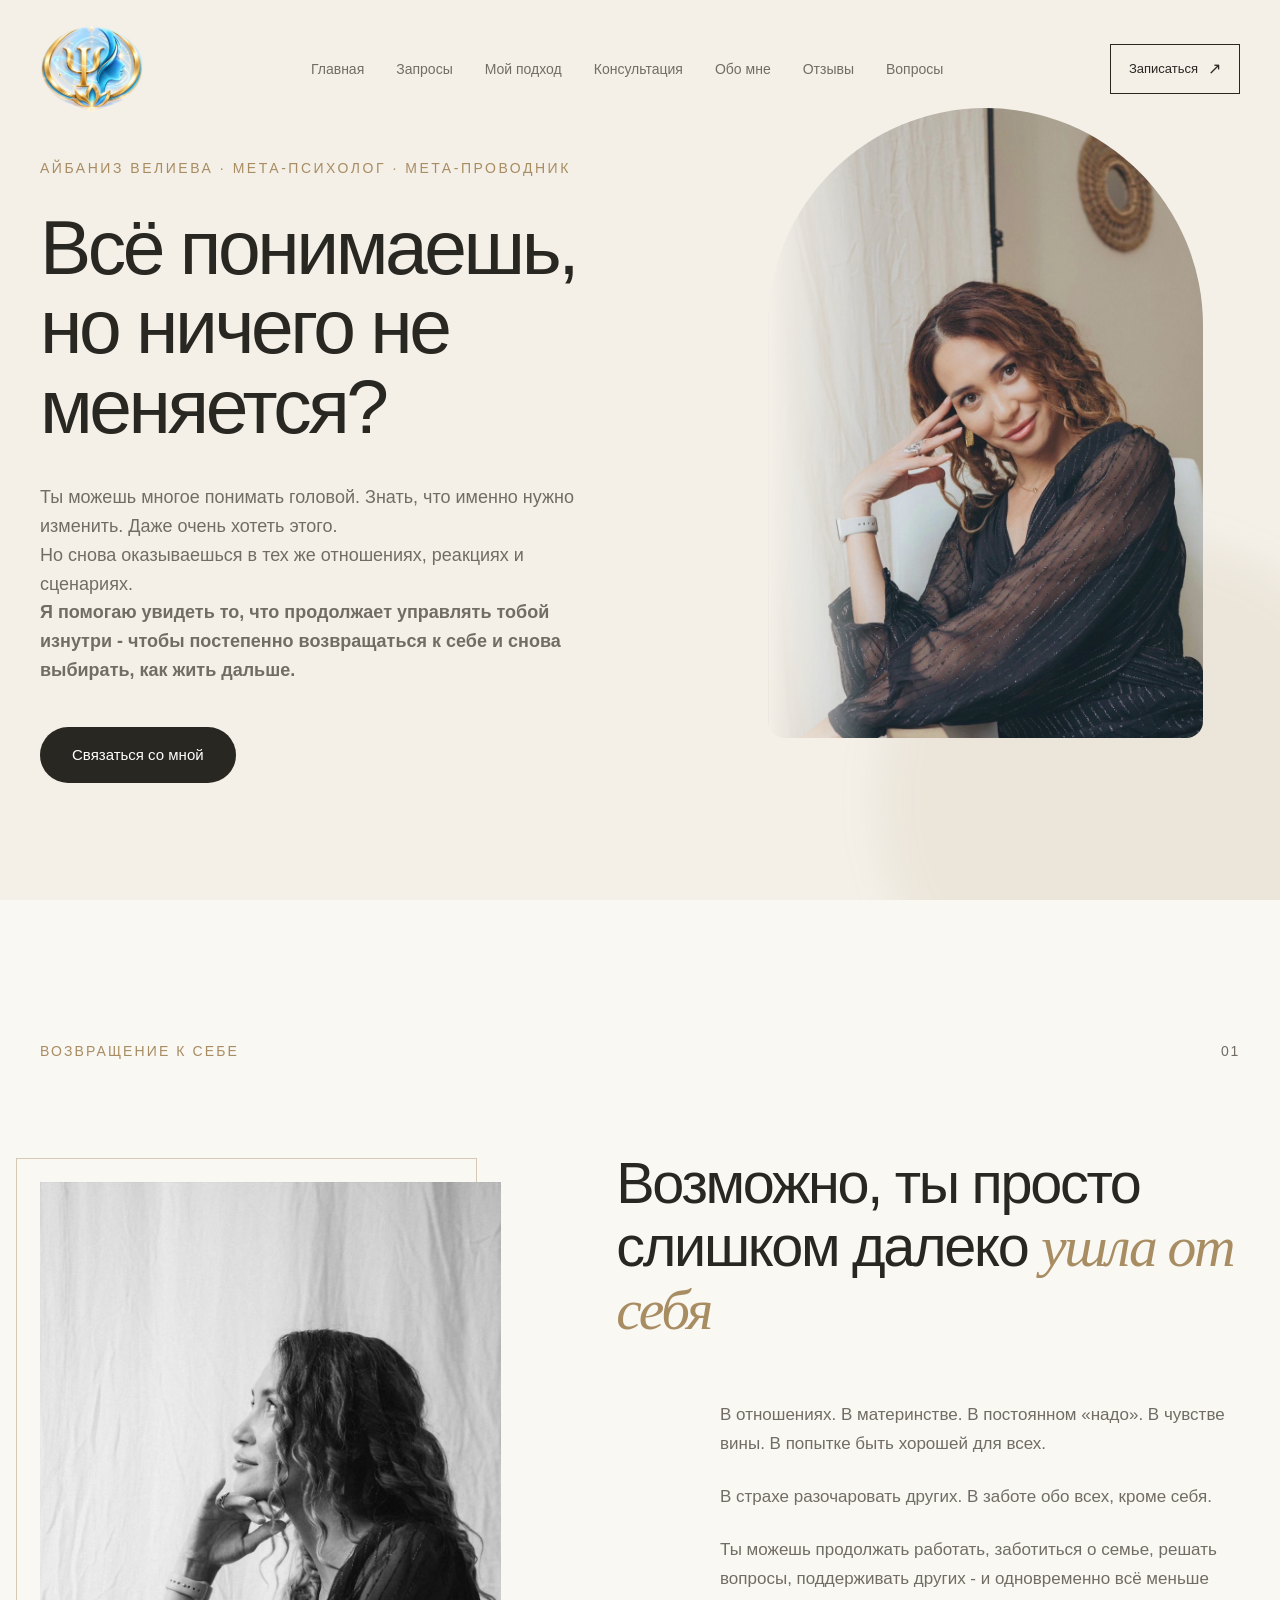
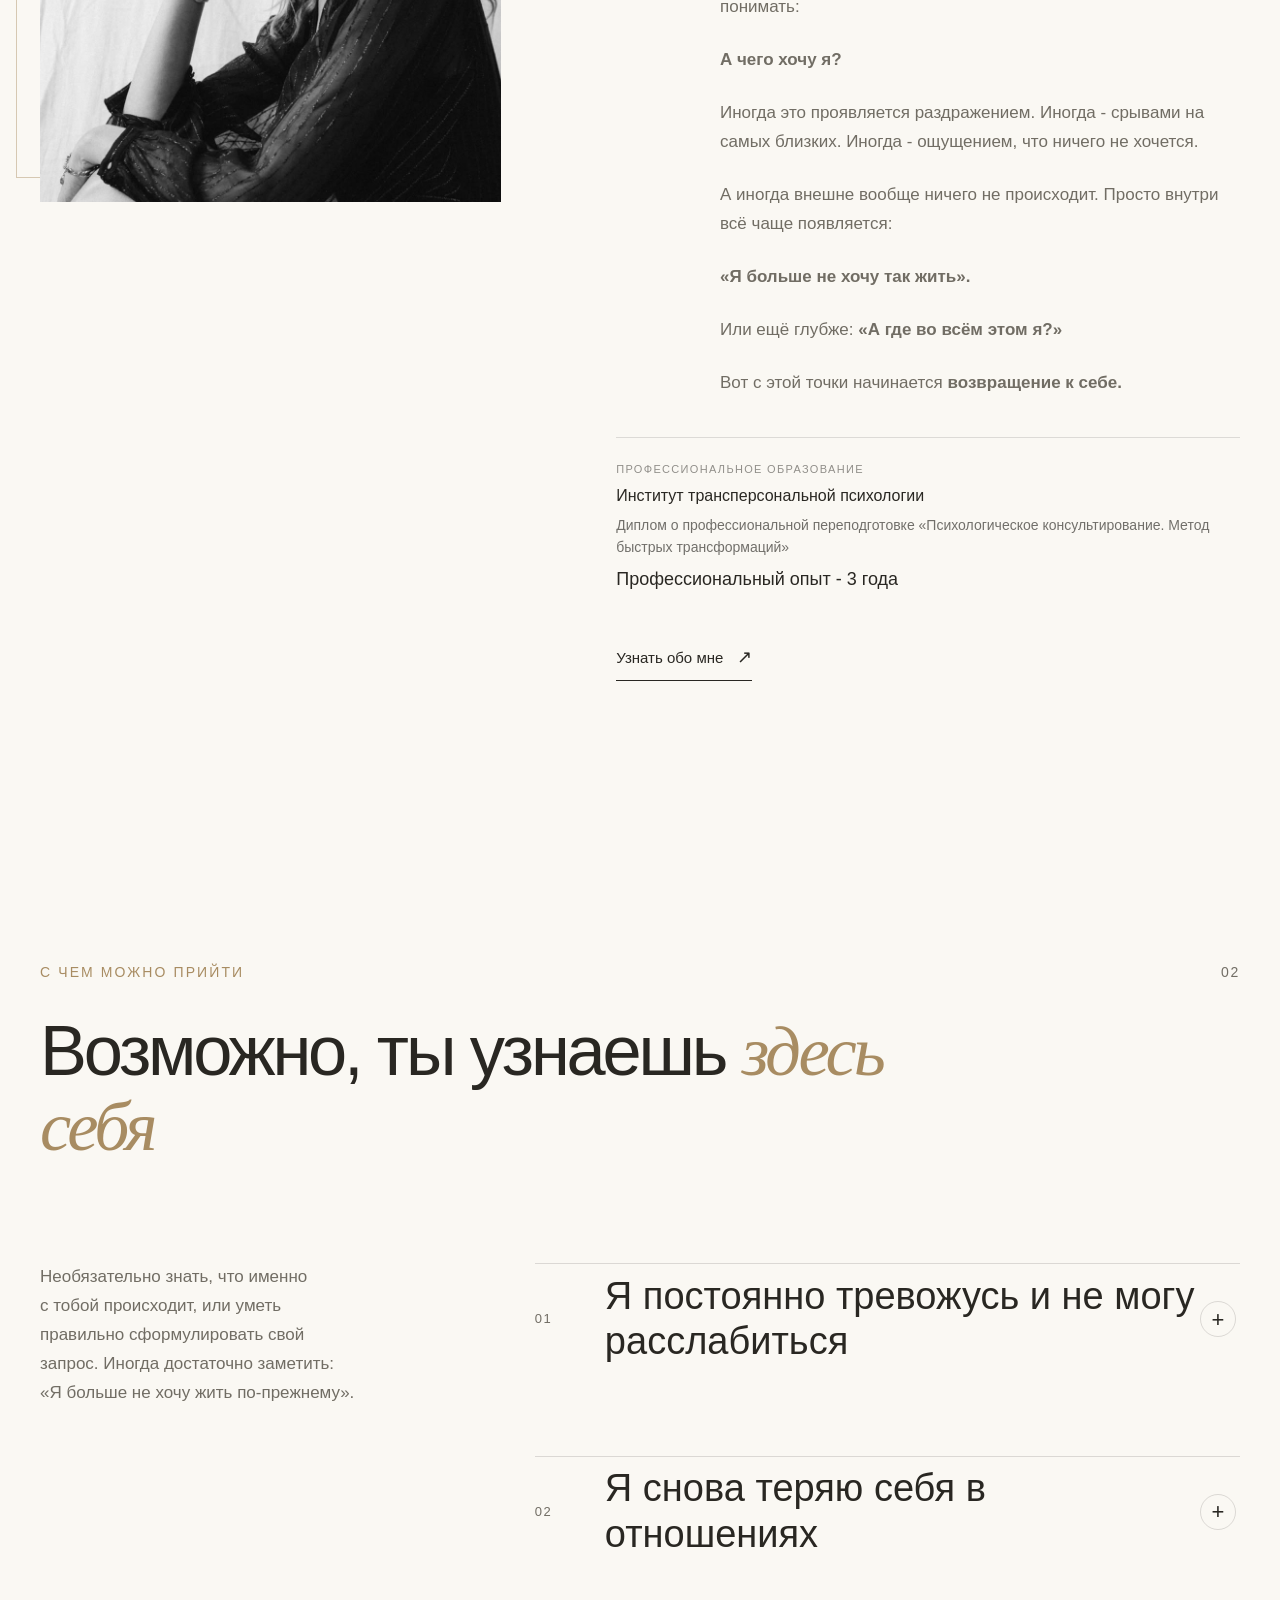
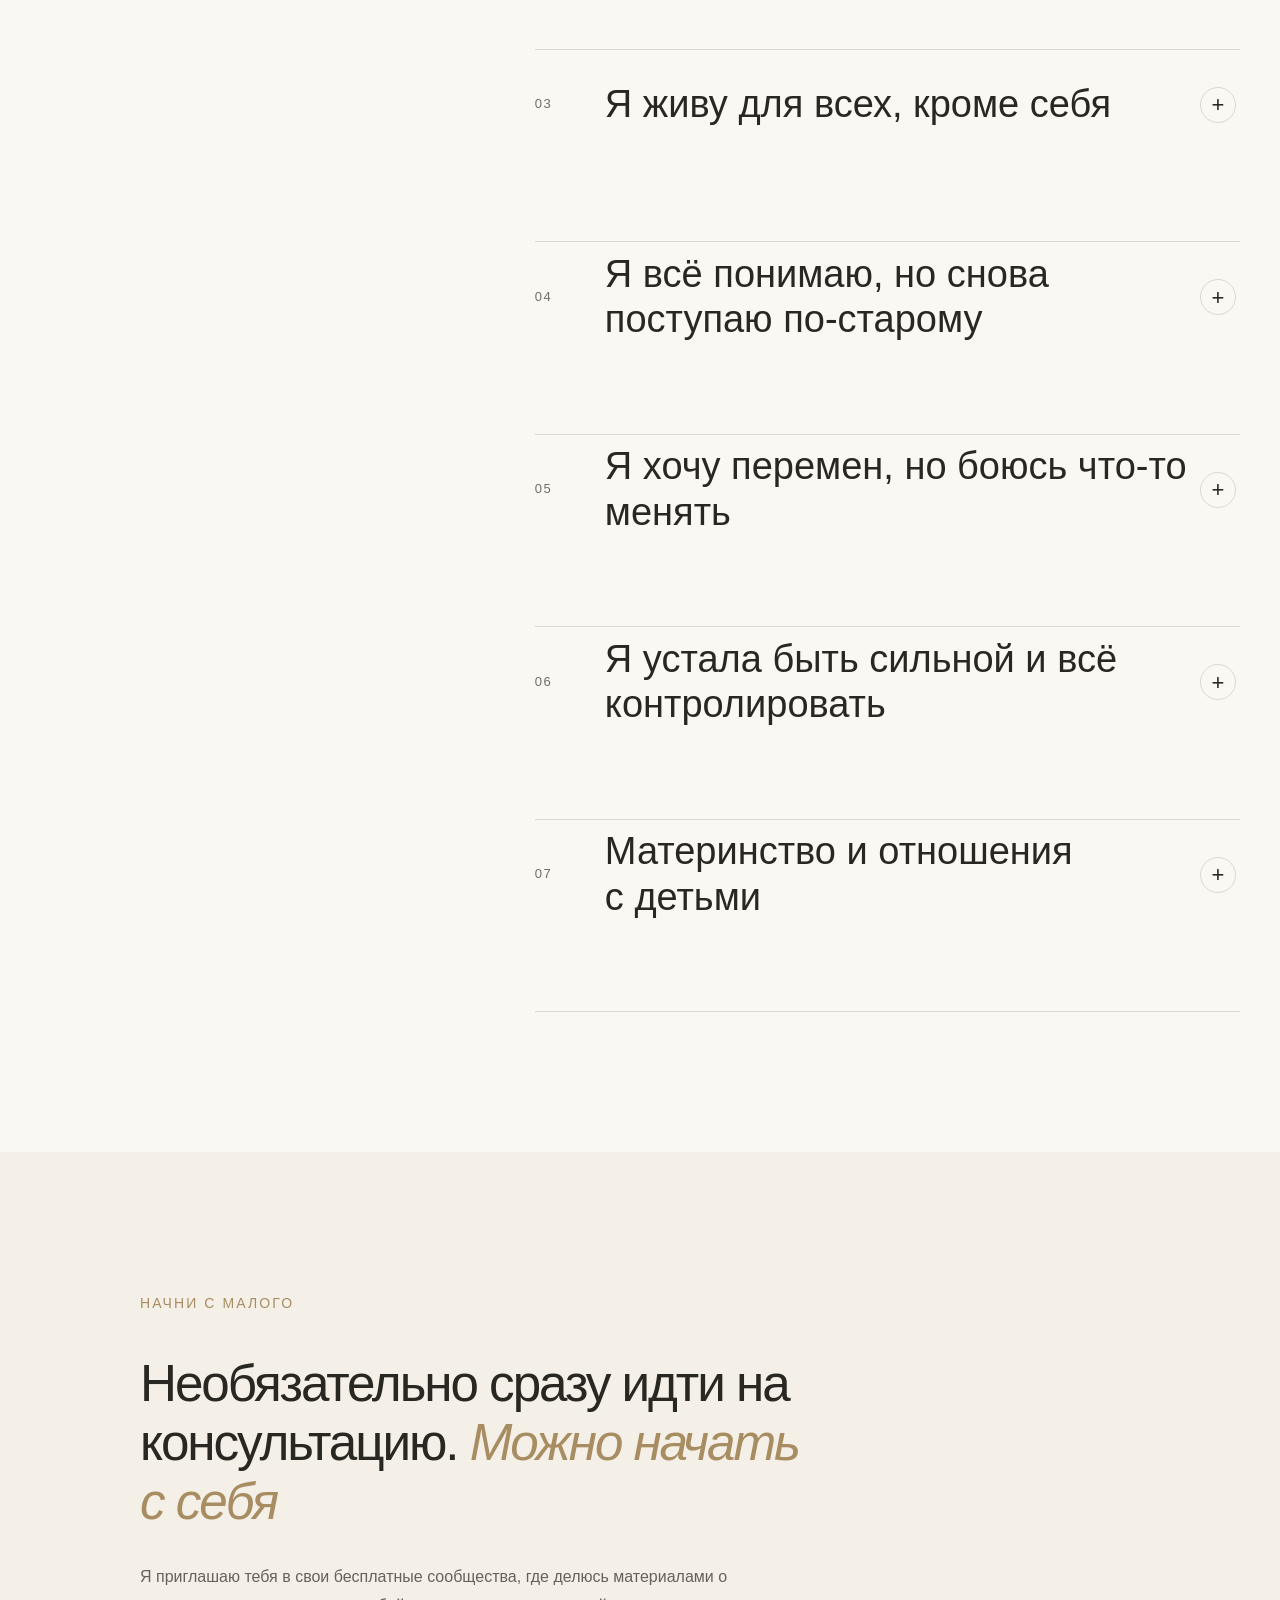
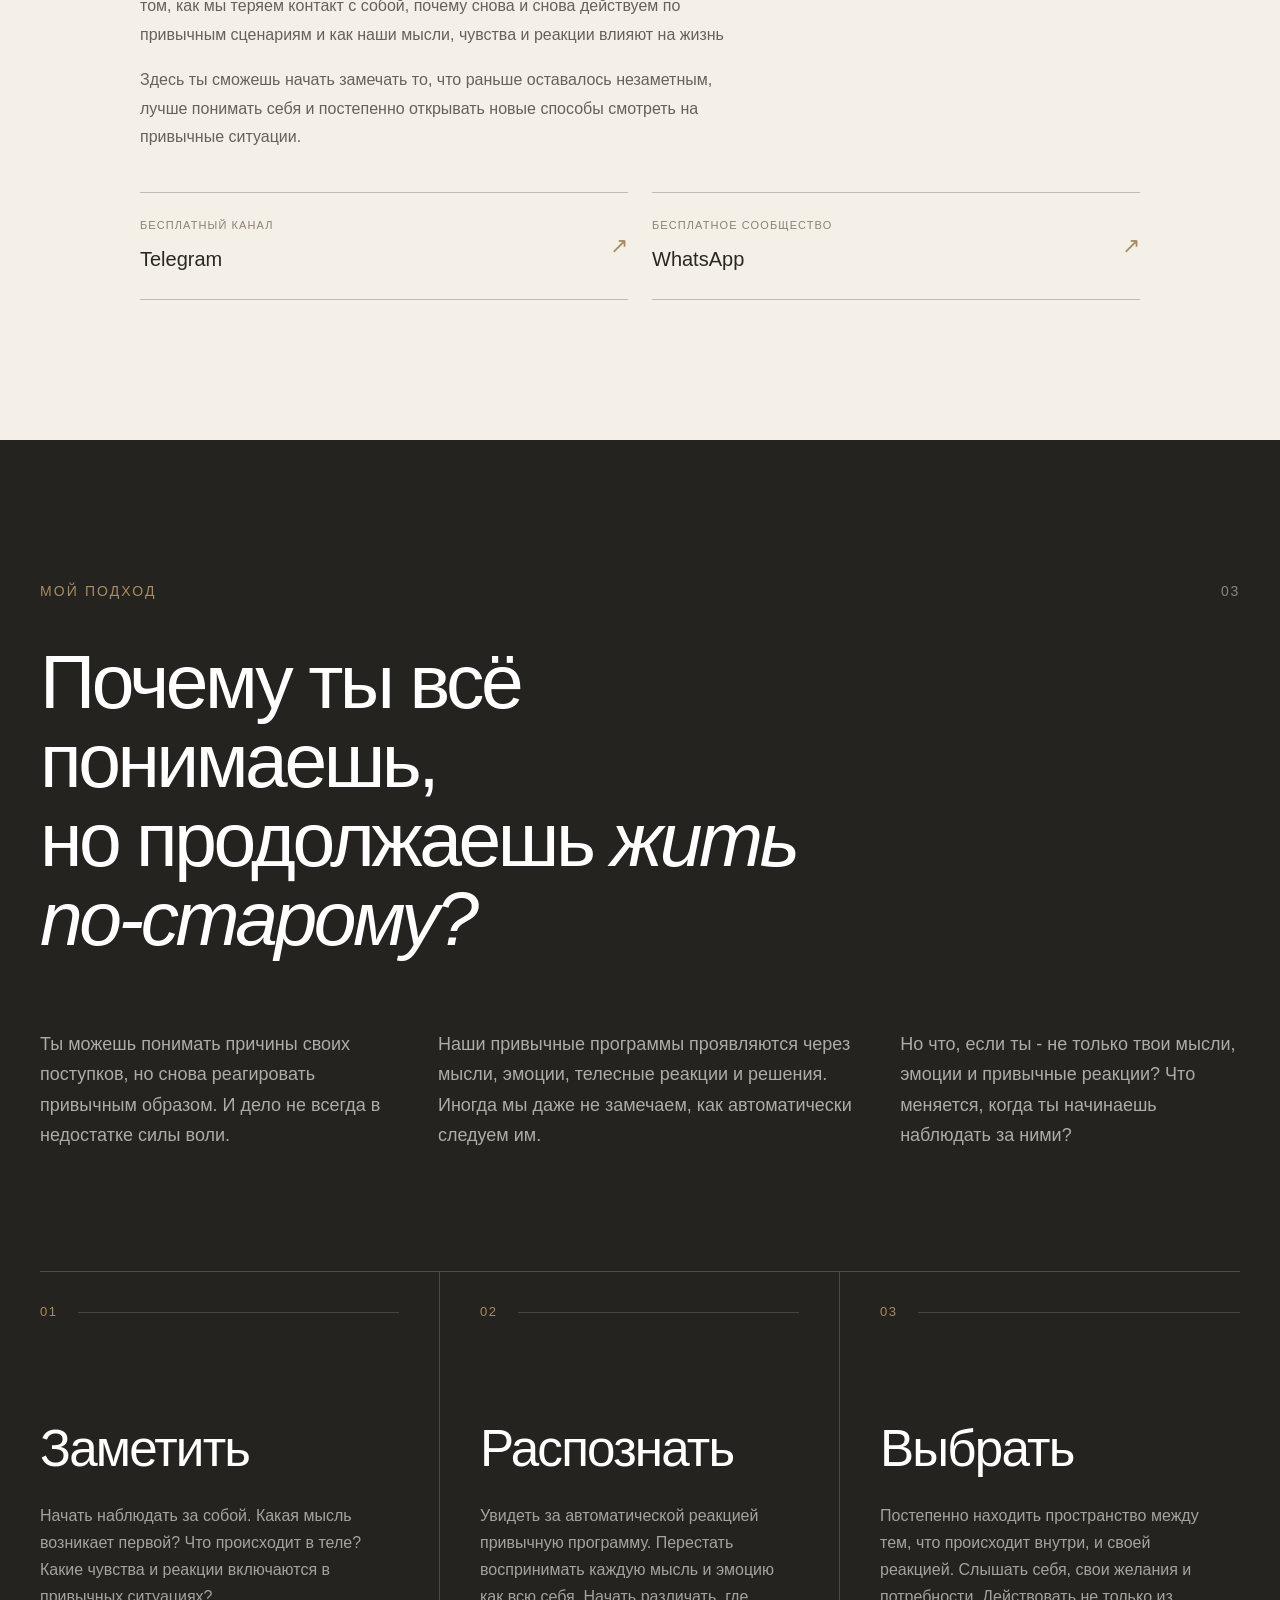
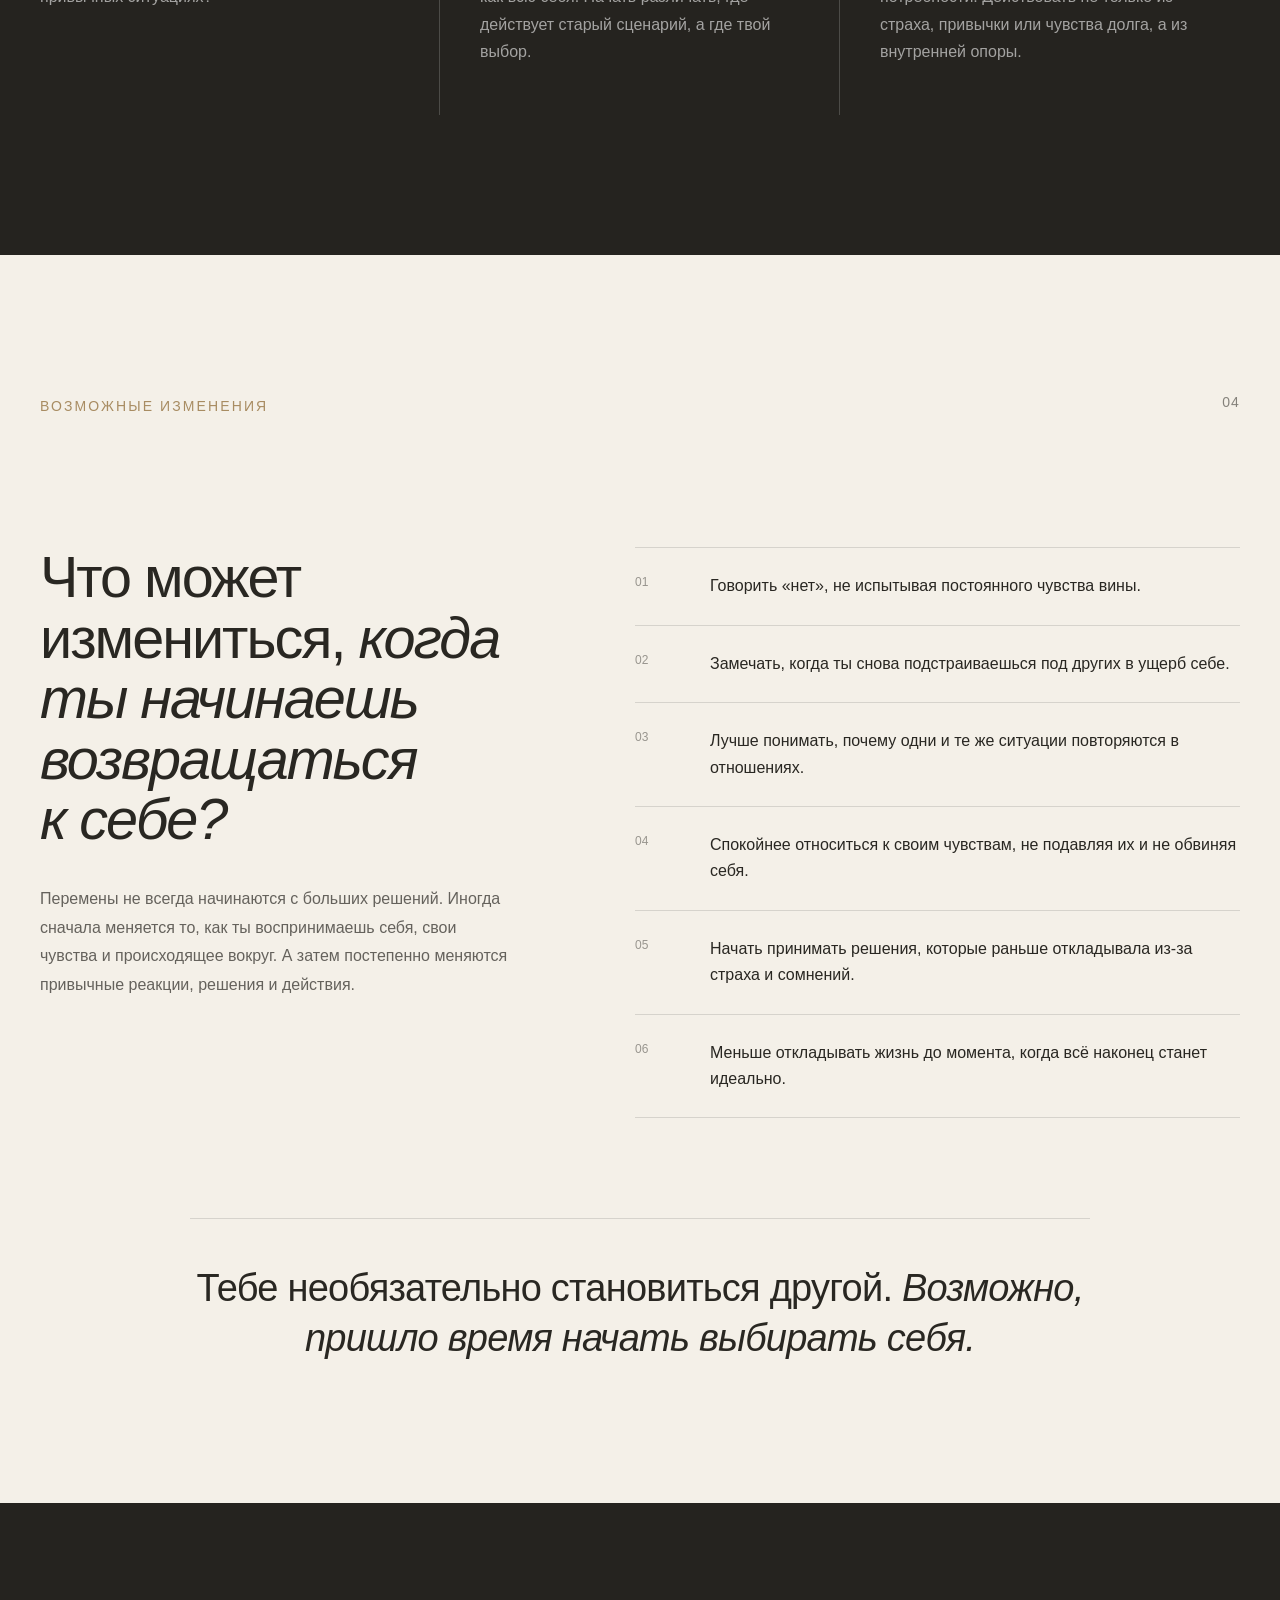
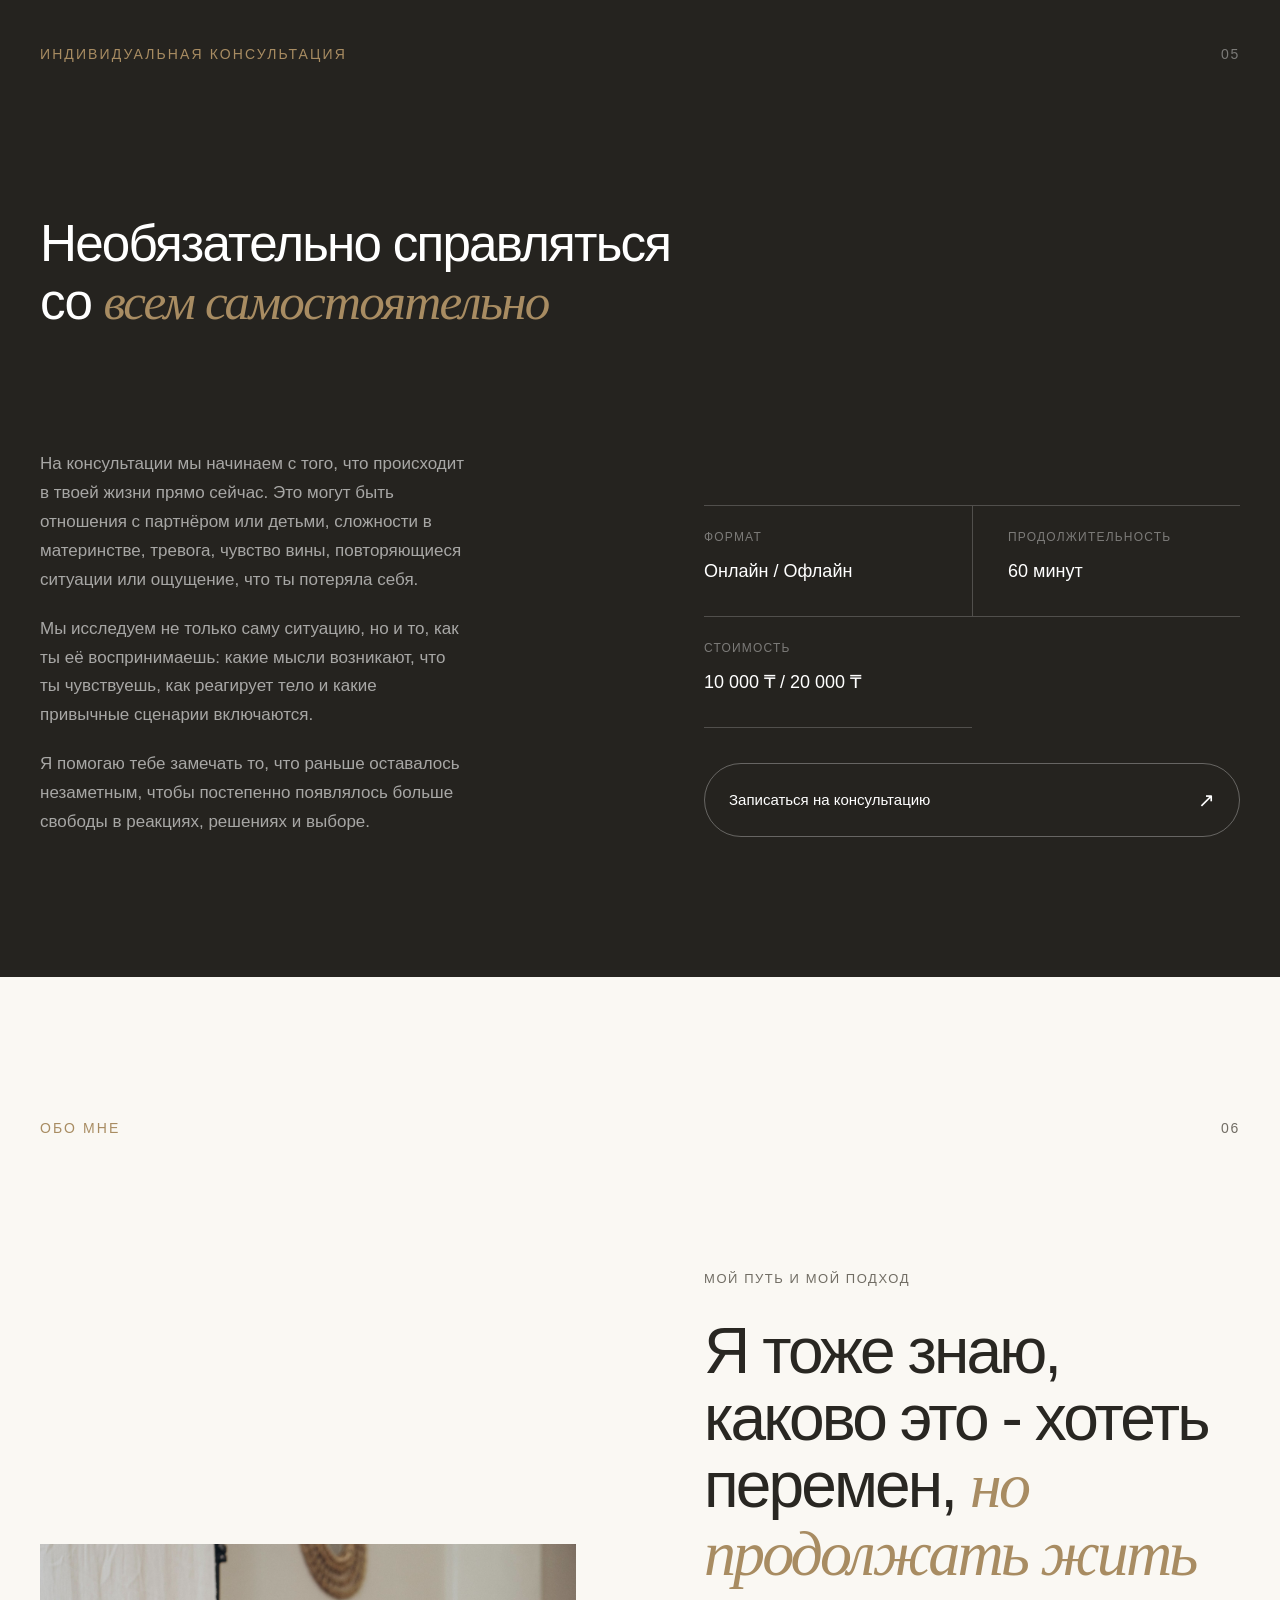
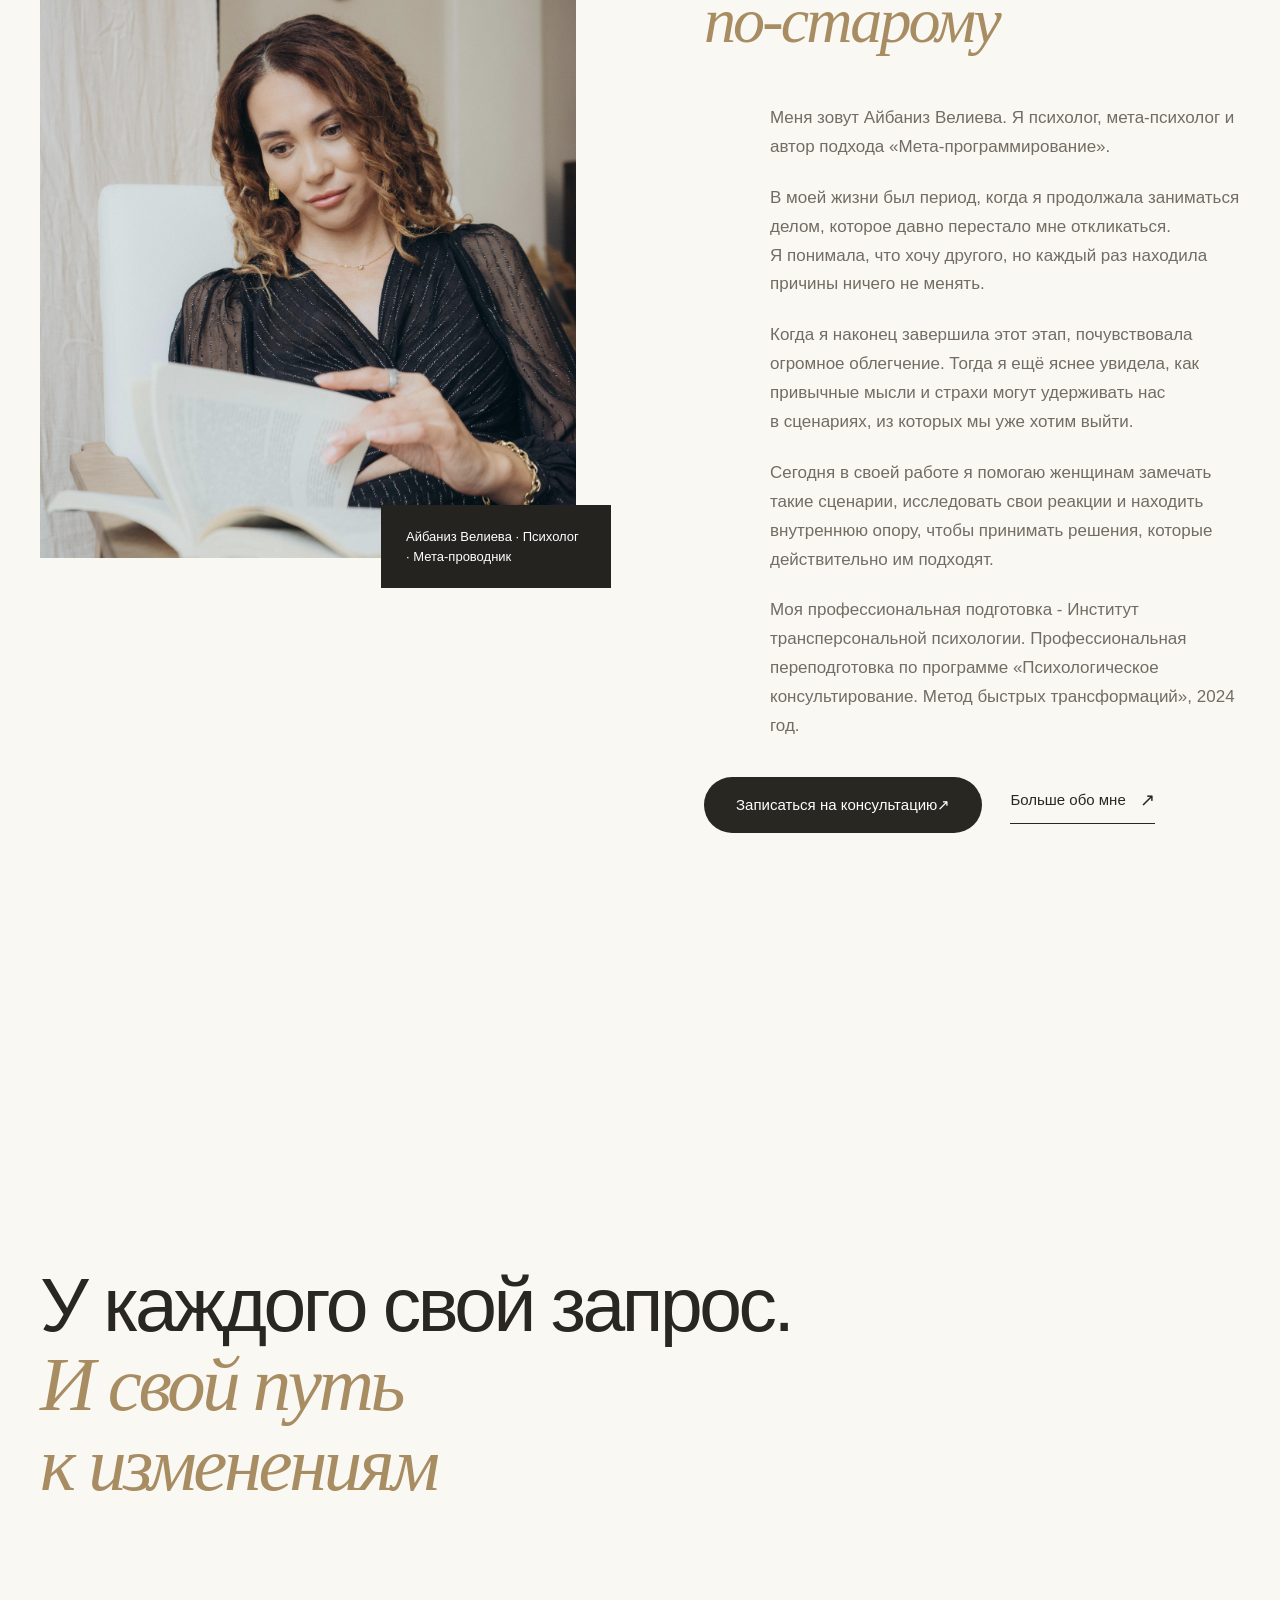
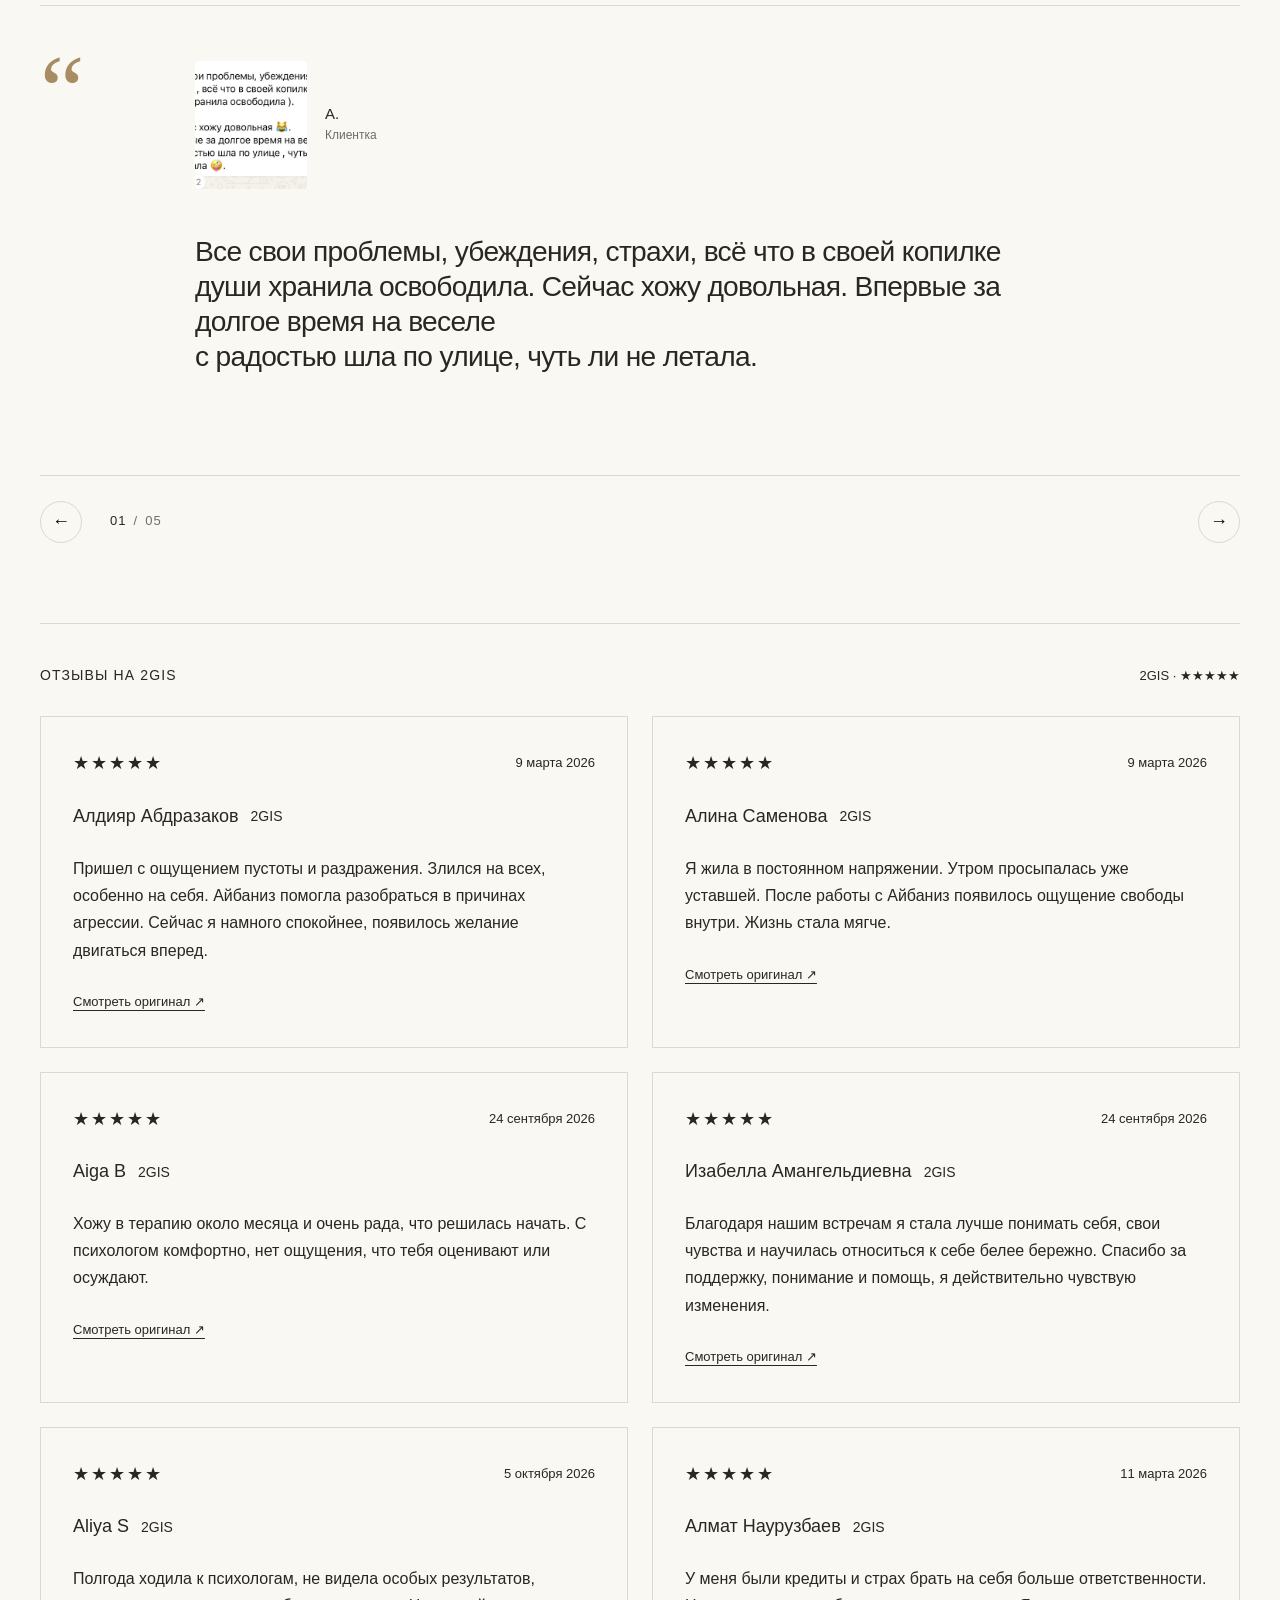
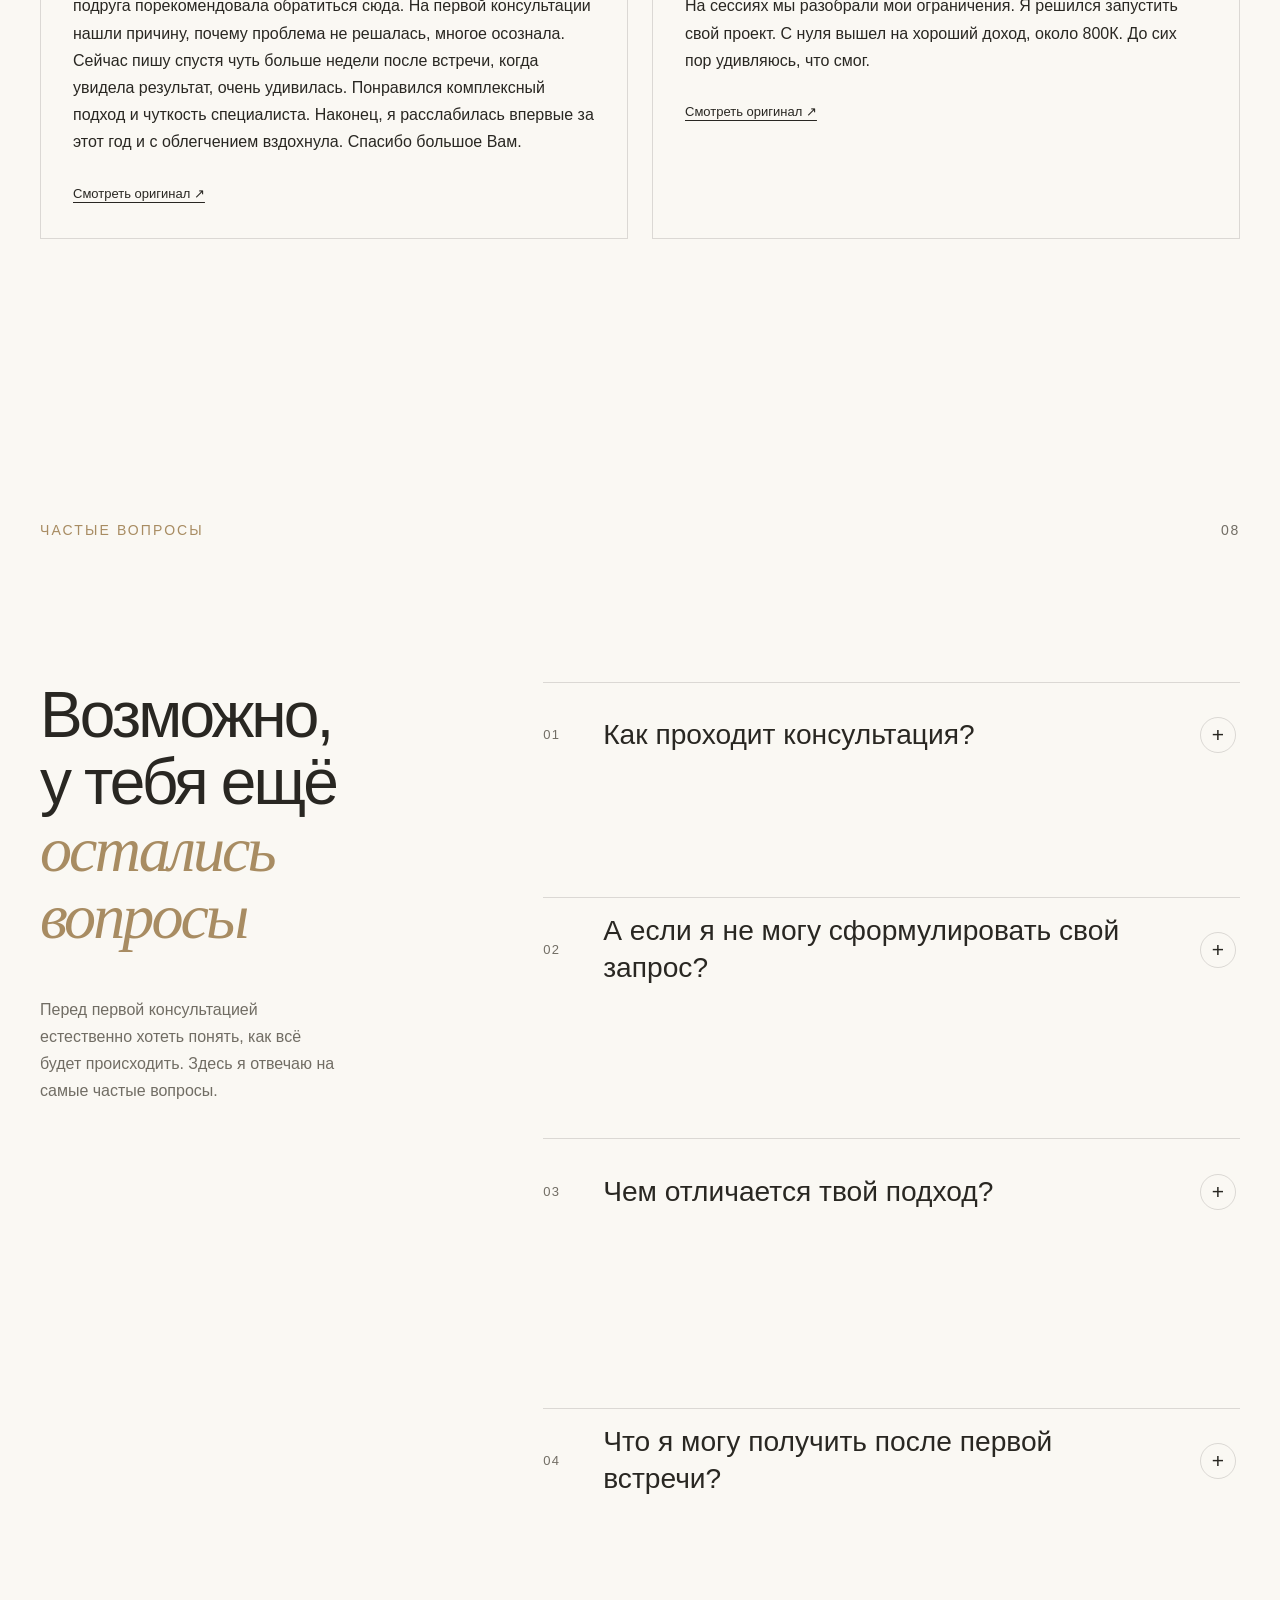
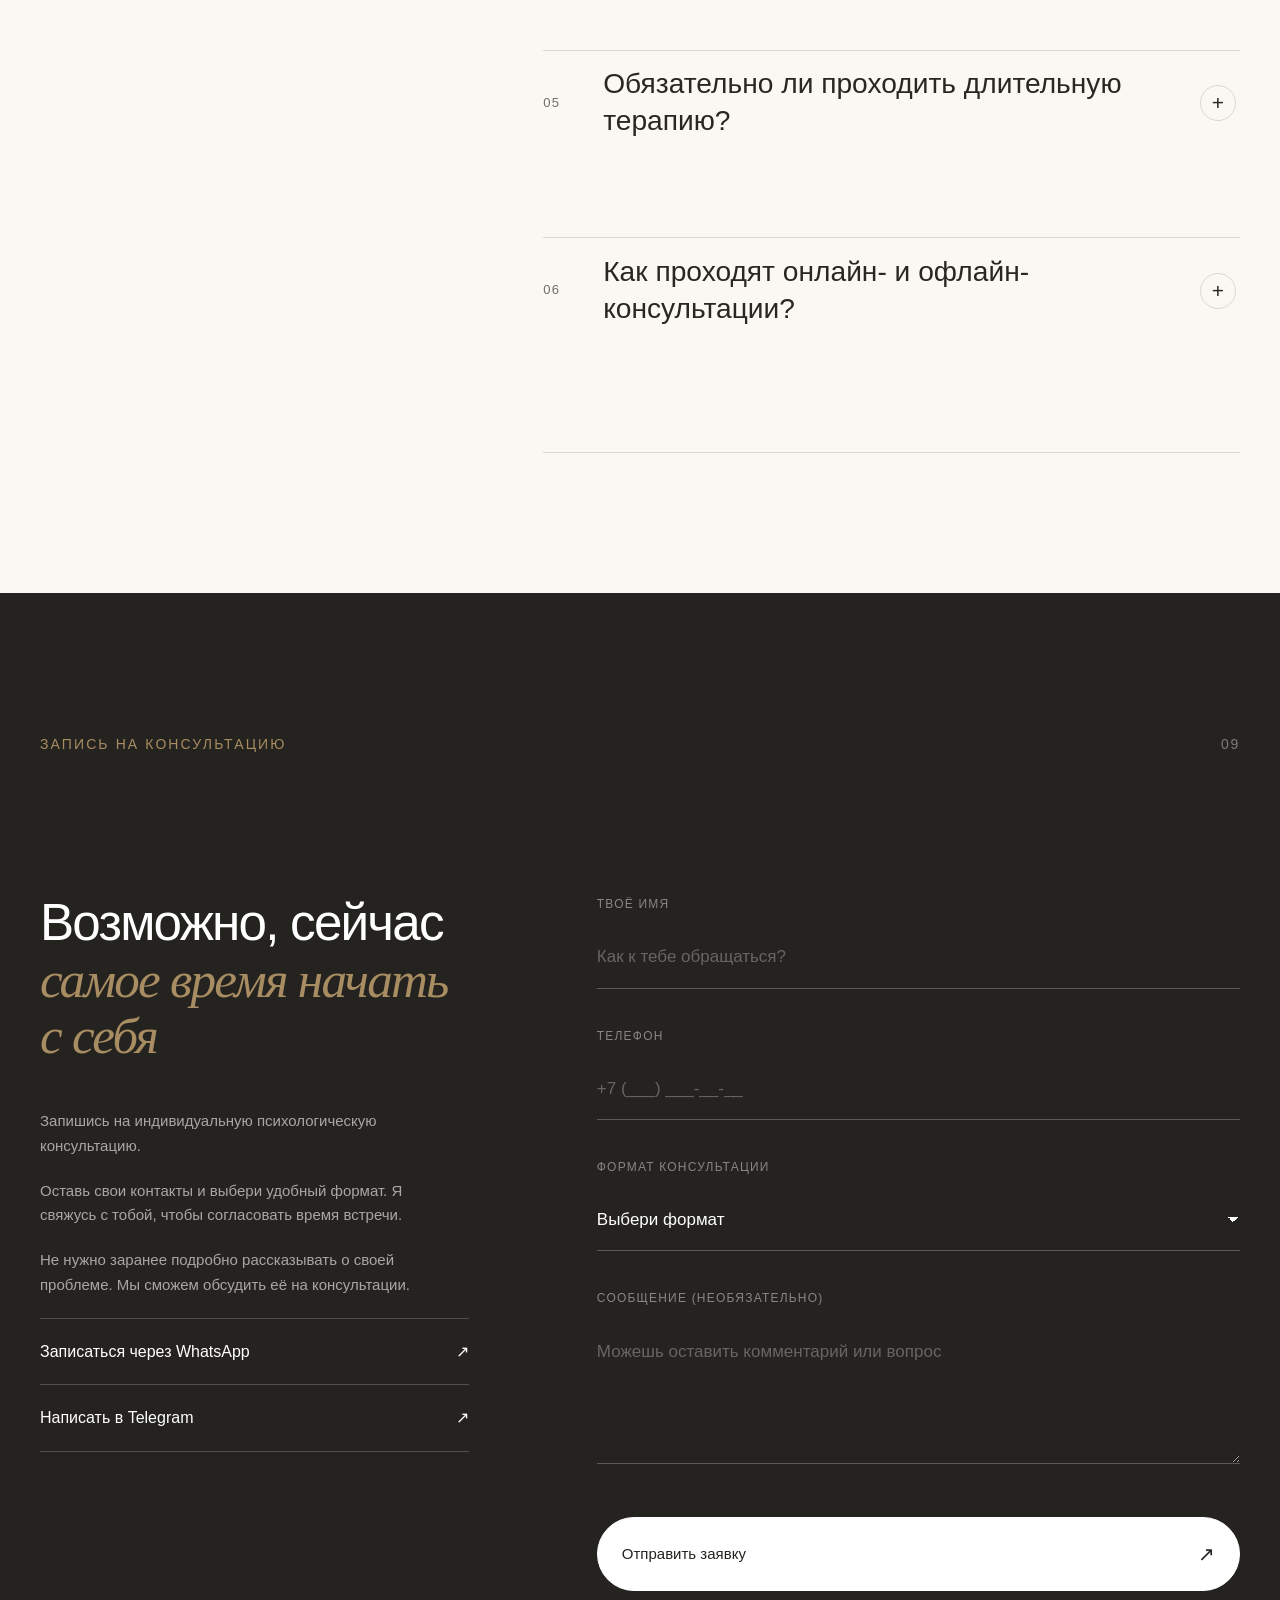
<file: index.html>
<!doctype html>
<html lang="ru">
  <head>
    <meta charset="UTF-8" />

    <meta name="viewport" content="width=device-width, initial-scale=1.0" />

    <meta
      name="description"
      content="Айбаниз Велиева — психолог. Психологическое консультирование онлайн и офлайн. Работа с тревогой, отношениями, внутренним состоянием, повторяющимися сценариями и жизненными изменениями."
    />

    <title>Айбаниз Велиева — психолог | Психологическое консультирование</title>

    <!-- Canonical -->
    <link rel="canonical" href="https://aibaniz-metapro.kz/" />

    <!-- Open Graph -->
    <meta property="og:type" content="website" />
    <meta property="og:title" content="Айбаниз Велиева — психолог" />
    <meta
      property="og:description"
      content="Психологическое консультирование онлайн и офлайн. Пространство для возвращения к себе, внутренней опоре и более честному контакту с собой."
    />
    <meta property="og:url" content="https://aibaniz-metapro.kz/" />
    <meta property="og:site_name" content="AIBANIZ" />
    <meta property="og:locale" content="ru_RU" />
    <meta
      property="og:image"
      content="https://aibaniz-metapro.kz/images/og-image.png"
    />
    <meta property="og:image:type" content="image/png" />
    <meta property="og:image:width" content="1536" />
    <meta property="og:image:height" content="864" />

    <link rel="icon" type="image/png" href="images/favicon.png" />
    <link rel="apple-touch-icon" href="images/favicon.png" />

    <!-- CSS -->
    <link rel="stylesheet" href="css/variables.css" />
    <link rel="stylesheet" href="css/reset.css" />
    <link rel="stylesheet" href="css/global.css" />

    <link rel="stylesheet" href="css/header.css" />
    <link rel="stylesheet" href="css/hero.css" />
    <link rel="stylesheet" href="css/about.css" />
    <link rel="stylesheet" href="css/approach.css" />
    <link rel="stylesheet" href="css/work.css" />
    <link rel="stylesheet" href="css/community.css" />
    <link rel="stylesheet" href="css/return.css" />
    <link rel="stylesheet" href="css/consultation.css" />
    <link rel="stylesheet" href="css/testimonials.css" />
    <link rel="stylesheet" href="css/faq.css" />
    <link rel="stylesheet" href="css/changes.css" />
    <link rel="stylesheet" href="css/contacts.css" />
    <link rel="stylesheet" href="css/footer.css" />
  </head>

  <body>
    <div id="header-placeholder"></div>

    <main>
      <!-- HERO -->
      <section class="hero" id="hero">
        <div class="container hero__container">
          <div class="hero__content">
            <p class="hero__subtitle">
              Айбаниз Велиева · Мета-психолог · Мета-проводник
            </p>

            <h1 class="hero__title">
              Всё понимаешь,<br />
              но ничего не меняется?
            </h1>

            <div class="hero__description">
              <p>
                Ты можешь многое понимать головой. Знать, что именно нужно
                изменить. Даже очень хотеть этого.
              </p>

              <p>
                Но снова оказываешься в тех же отношениях, реакциях и сценариях.
              </p>

              <p>
                <strong>
                  Я помогаю увидеть то, что продолжает управлять тобой изнутри -
                  чтобы постепенно возвращаться к себе и снова выбирать, как
                  жить дальше.
                </strong>
              </p>
            </div>

            <a href="#contacts" class="button button--primary"> Связаться со мной</a>
          </div>
        </div>
      </section>

      <!-- ABOUT -->
      <section class="section about" id="about">
        <div class="container">
          <div class="about__header">
            <p class="section__label">Возвращение к себе</p>
            <span class="about__number">01</span>
          </div>
          <div class="about__layout">
            <div class="about__image-wrapper">
              <img
                src="images/about/abo.jpeg"
                alt="Возвращение к себе"
                class="about__image"
              />
            </div>
            <div class="about__content">
              <h2 class="about__title">
                Возможно, ты просто слишком далеко <em>ушла от себя</em>
              </h2>
              <div class="about__text">
                <p>
                  В отношениях. В материнстве. В постоянном «надо». В чувстве
                  вины. В попытке быть хорошей для всех.
                </p>
                <p>
                  В страхе разочаровать других. В заботе обо всех, кроме себя.
                </p>
                <p>
                  Ты можешь продолжать работать, заботиться о семье, решать
                  вопросы, поддерживать других - и одновременно всё меньше
                  понимать:
                </p>
                <p><strong>А чего хочу я?</strong></p>
                <p>
                  Иногда это проявляется раздражением. Иногда - срывами на самых
                  близких. Иногда - ощущением, что ничего не хочется.
                </p>
                <p>
                  А иногда внешне вообще ничего не происходит. Просто внутри всё
                  чаще появляется:
                </p>
                <p><strong>«Я больше не хочу так жить».</strong></p>
                <p>Или ещё глубже: <strong>«А где во всём этом я?»</strong></p>
                <p>
                  Вот с этой точки начинается
                  <strong>возвращение к себе.</strong>
                </p>
              </div>

              <div class="about__education">
                <span class="about__education-label">
                  Профессиональное образование
                </span>

                <strong class="about__education-institution">
                  Институт трансперсональной психологии
                </strong>

                <span class="about__education-document">
                  Диплом о профессиональной переподготовке «Психологическое
                  консультирование. Метод быстрых трансформаций»
                </span>

                <span class="about__education-hours">
                  Профессиональный опыт - 3 года
                </span>
              </div>

              <a href="about.html" class="about__link">
                Узнать обо мне
                <span>↗</span>
              </a>
            </div>
          </div>
        </div>
      </section>

      <!-- WORK -->

      <section class="section work" id="work">
        <div class="container">
          <div class="work__header">
            <div>
              <p class="section__label">С чем можно прийти</p>

              <h2 class="work__title">
                Возможно, ты узнаешь
                <em>здесь себя</em>
              </h2>
            </div>

            <span class="work__number">02</span>
          </div>

          <div class="work__content">
            <p class="work__intro">
              Необязательно знать, что именно <br />с тобой происходит, или
              уметь правильно сформулировать свой запрос. Иногда достаточно
              заметить: «Я больше не хочу жить по-прежнему».
            </p>

            <div class="work__list">
              <article class="work-item">
                <button
                  class="work-item__button"
                  type="button"
                  aria-expanded="false"
                >
                  <span class="work-item__number">01</span>

                  <span class="work-item__title">
                    Я постоянно тревожусь и не могу расслабиться
                  </span>

                  <span class="work-item__icon">+</span>
                </button>

                <div class="work-item__answer">
                  <p>
                    Ты постоянно думаешь о будущем, переживаешь за близких,
                    деньги, работу или отношения. Даже когда всё спокойно,
                    внутри остаётся напряжение.
                  </p>

                  <p>
                    Мы можем исследовать, какие мысли, ожидания и привычные
                    реакции поддерживают эту тревогу, и искать способы
                    возвращаться к внутренней опоре.
                  </p>
                </div>
              </article>

              <article class="work-item">
                <button
                  class="work-item__button"
                  type="button"
                  aria-expanded="false"
                >
                  <span class="work-item__number">02</span>

                  <span class="work-item__title">
                    Я снова теряю себя в отношениях
                  </span>

                  <span class="work-item__icon">+</span>
                </button>

                <div class="work-item__answer">
                  <p>
                    Ты стараешься сохранить отношения, подстраиваешься, терпишь,
                    боишься обидеть или потерять другого человека. А собственные
                    желания постепенно уходят на второй план.
                  </p>

                  <p>
                    Мы исследуем, почему знакомые сценарии повторяются, что
                    мешает слышать себя и как постепенно возвращать себе право
                    на собственный выбор.
                  </p>
                </div>
              </article>

              <article class="work-item">
                <button
                  class="work-item__button"
                  type="button"
                  aria-expanded="false"
                >
                  <span class="work-item__number">03</span>

                  <span class="work-item__title">
                    Я живу для всех, кроме себя
                  </span>

                  <span class="work-item__icon">+</span>
                </button>

                <div class="work-item__answer">
                  <p>
                    Семья, дети, работа, чужие ожидания и бесконечные
                    обязанности. Ты привыкла быть нужной, удобной и
                    ответственной.
                  </p>

                  <p>
                    Но когда спрашиваешь себя: «А чего хочу я?» - ответить
                    становится трудно. Мы начинаем замечать, где привычное
                    «надо» заглушает твои потребности и желания.
                  </p>
                </div>
              </article>

              <article class="work-item">
                <button
                  class="work-item__button"
                  type="button"
                  aria-expanded="false"
                >
                  <span class="work-item__number">04</span>

                  <span class="work-item__title">
                    Я всё понимаю, но снова поступаю по-старому
                  </span>

                  <span class="work-item__icon">+</span>
                </button>

                <div class="work-item__answer">
                  <p>
                    Ты уже многое осознала. Понимаешь, почему реагируешь
                    определённым образом. Обещаешь себе больше так не делать.
                  </p>

                  <p>
                    Но в похожей ситуации снова включается привычная реакция.
                    Здесь мы работаем с тем, как она возникает: через мысли,
                    эмоции, ощущения в теле и автоматические сценарии.
                  </p>
                </div>
              </article>

              <article class="work-item">
                <button
                  class="work-item__button"
                  type="button"
                  aria-expanded="false"
                >
                  <span class="work-item__number">05</span>

                  <span class="work-item__title">
                    Я хочу перемен, но боюсь что-то менять
                  </span>

                  <span class="work-item__icon">+</span>
                </button>

                <div class="work-item__answer">
                  <p>
                    Ты чувствуешь, что прежняя жизнь больше не подходит.
                    Возможно, давно хочешь уйти с нелюбимой работы, изменить
                    отношения или начать что-то своё.
                  </p>

                  <p>
                    Но появляются сомнения, страх неизвестности, чувство вины и
                    множество причин отложить решение. Мы исследуем, что
                    удерживает тебя и какой выбор действительно твой.
                  </p>
                </div>
              </article>

              <article class="work-item">
                <button
                  class="work-item__button"
                  type="button"
                  aria-expanded="false"
                >
                  <span class="work-item__number">06</span>

                  <span class="work-item__title">
                    Я устала быть сильной и всё контролировать
                  </span>

                  <span class="work-item__icon">+</span>
                </button>

                <div class="work-item__answer">
                  <p>
                    Ты привыкла справляться сама, всё предусматривать, держать
                    ситуацию под контролем и не показывать слабость.
                  </p>

                  <p>
                    Но внутри накапливаются усталость и напряжение. Мы
                    исследуем, почему так трудно отпустить контроль, принимать
                    свои чувства и опираться на себя без постоянного давления.
                  </p>
                </div>
              </article>

              <article class="work-item">
                <button
                  class="work-item__button"
                  type="button"
                  aria-expanded="false"
                >
                  <span class="work-item__number">07</span>

                  <span class="work-item__title">
                    Материнство и отношения <br />с детьми
                  </span>

                  <span class="work-item__icon">+</span>
                </button>

                <div class="work-item__answer">
                  <p>
                    Когда ты срываешься на ребёнка, а потом испытываешь чувство
                    вины. Когда его поведение вызывает сильные эмоции, и ты не
                    понимаешь, почему реагируешь именно так.
                  </p>

                  <p>
                    Когда хочется перестать повторять привычные семейные
                    сценарии, лучше понимать себя и выстраивать более тёплые
                    отношения с ребёнком.
                  </p>
                </div>
              </article>
            </div>
          </div>
        </div>
      </section>

      <!-- FREE COMMUNITIES -->
      <section class="section community" id="community">
        <div class="container">
          <div class="community__content">
            <p class="section__label">Начни с малого</p>

            <h2 class="community__title">
              Необязательно сразу идти на консультацию.
              <em>Можно начать <br />с себя</em>
            </h2>

            <div class="community__text">
              <p>
                Я приглашаю тебя в свои бесплатные сообщества, где делюсь
                материалами о том, как мы теряем контакт с собой, почему снова и
                снова действуем по привычным сценариям и как наши мысли, чувства
                и реакции влияют на жизнь
              </p>

              <p>
                Здесь ты сможешь начать замечать то, что раньше оставалось
                незаметным, лучше понимать себя и постепенно открывать новые
                способы смотреть на привычные ситуации.
              </p>
            </div>

            <div class="community__links">
              <a
                href="https://t.me/+1LepAcTfxQIxZmEy"
                class="community__link"
                target="_blank"
                rel="noopener noreferrer"
              >
                <span>
                  <small>Бесплатный канал</small>
                  Telegram
                </span>
                <span aria-hidden="true">↗</span>
              </a>

              <a
                href="https://chat.whatsapp.com/JRlGdft82c2EHQ6BrYg0BD?s=cl&p=i&mlu=4&ilr=4&iam=2"
                class="community__link"
                target="_blank"
                rel="noopener noreferrer"
              >
                <span>
                  <small>Бесплатное сообщество</small>
                  WhatsApp
                </span>
                <span aria-hidden="true">↗</span>
              </a>
            </div>
          </div>
        </div>
      </section>

      <!-- APPROACH -->

      <section class="section approach" id="approach">
        <div class="container">
          <div class="approach__header">
            <div>
              <p class="section__label">Мой подход</p>

              <h2 class="approach__title">
                Почему ты всё понимаешь,
                <br />
                но продолжаешь
                <em>жить по-старому?</em>
              </h2>
            </div>

            <span class="approach__number">03</span>
          </div>

          <div class="approach__intro">
            <p>
              Ты можешь понимать причины своих поступков, но снова реагировать
              привычным образом. И дело не всегда в недостатке силы воли.
            </p>

            <p>
              Наши привычные программы проявляются через мысли, эмоции, телесные
              реакции и решения. Иногда мы даже не замечаем, как автоматически
              следуем им.
            </p>

            <p>
              Но что, если ты - не только твои мысли, эмоции и привычные
              реакции? Что меняется, когда ты начинаешь наблюдать за ними?
            </p>
          </div>

          <div class="approach__steps">
            <article class="approach-step">
              <div class="approach-step__top">
                <span class="approach-step__number">01</span>
                <span class="approach-step__line"></span>
              </div>

              <h3 class="approach-step__title">Заметить</h3>

              <p class="approach-step__text">
                Начать наблюдать за собой. Какая мысль возникает первой? Что
                происходит в теле? Какие чувства и реакции включаются в
                привычных ситуациях?
              </p>
            </article>

            <article class="approach-step">
              <div class="approach-step__top">
                <span class="approach-step__number">02</span>
                <span class="approach-step__line"></span>
              </div>

              <h3 class="approach-step__title">Распознать</h3>

              <p class="approach-step__text">
                Увидеть за автоматической реакцией привычную программу.
                Перестать воспринимать каждую мысль и эмоцию как всю себя.
                Начать различать, где действует старый сценарий, а где твой
                выбор.
              </p>
            </article>

            <article class="approach-step">
              <div class="approach-step__top">
                <span class="approach-step__number">03</span>
                <span class="approach-step__line"></span>
              </div>

              <h3 class="approach-step__title">Выбрать</h3>

              <p class="approach-step__text">
                Постепенно находить пространство между тем, что происходит
                внутри, и своей реакцией. Слышать себя, свои желания и
                потребности. Действовать не только из страха, привычки или
                чувства долга, а из внутренней опоры.
              </p>
            </article>
          </div>
        </div>
      </section>

      <!-- POSSIBLE CHANGES -->

      <section class="section changes" id="changes">
        <div class="container">
          <div class="changes__top">
            <p class="section__label">Возможные изменения</p>
            <span class="changes__number">04</span>
          </div>

          <div class="changes__layout">
            <div class="changes__intro">
              <h2 class="changes__title">
                Что может измениться,
                <em>когда ты начинаешь возвращаться <br />к себе?</em>
              </h2>

              <p class="changes__text">
                Перемены не всегда начинаются с больших решений. Иногда сначала
                меняется то, как ты воспринимаешь себя, свои чувства и
                происходящее вокруг. А затем постепенно меняются привычные
                реакции, решения и действия.
              </p>
            </div>

            <div class="changes__list">
              <div class="changes__item">
                <span class="changes__item-number">01</span>
                <p>Говорить «нет», не испытывая постоянного чувства вины.</p>
              </div>

              <div class="changes__item">
                <span class="changes__item-number">02</span>
                <p>
                  Замечать, когда ты снова подстраиваешься под других в ущерб
                  себе.
                </p>
              </div>

              <div class="changes__item">
                <span class="changes__item-number">03</span>
                <p>
                  Лучше понимать, почему одни и те же ситуации повторяются в
                  отношениях.
                </p>
              </div>

              <div class="changes__item">
                <span class="changes__item-number">04</span>
                <p>
                  Спокойнее относиться к своим чувствам, не подавляя их и не
                  обвиняя себя.
                </p>
              </div>

              <div class="changes__item">
                <span class="changes__item-number">05</span>
                <p>
                  Начать принимать решения, которые раньше откладывала из-за
                  страха и сомнений.
                </p>
              </div>

              <div class="changes__item">
                <span class="changes__item-number">06</span>
                <p>
                  Меньше откладывать жизнь до момента, когда всё наконец станет
                  идеально.
                </p>
              </div>
            </div>
          </div>

          <div class="changes__final">
            <p>
              Тебе необязательно становиться другой.
              <em>Возможно, пришло время начать выбирать себя.</em>
            </p>
          </div>
        </div>
      </section>

      <!-- CONSULTATION -->

      <section class="section consultation" id="consultation">
        <div class="container">
          <div class="consultation__top">
            <p class="section__label">Индивидуальная консультация</p>
            <span class="consultation__number">05</span>
          </div>

          <div class="consultation__content">
            <h2 class="consultation__title">
              Необязательно справляться <br />со
              <em>всем самостоятельно</em>
            </h2>

            <div class="consultation__bottom">
              <div class="consultation__text">
                <p>
                  На консультации мы начинаем с того, что происходит в твоей
                  жизни прямо сейчас. Это могут быть отношения с партнёром или
                  детьми, сложности в материнстве, тревога, чувство вины,
                  повторяющиеся ситуации или ощущение, что ты потеряла себя.
                </p>

                <p>
                  Мы исследуем не только саму ситуацию, но и то, как ты её
                  воспринимаешь: какие мысли возникают, что ты чувствуешь, как
                  реагирует тело и какие привычные сценарии включаются.
                </p>

                <p>
                  Я помогаю тебе замечать то, что раньше оставалось незаметным,
                  чтобы постепенно появлялось больше свободы в реакциях,
                  решениях и выборе.
                </p>
              </div>

              <div class="consultation__details">
                <div class="consultation__detail">
                  <span class="consultation__detail-label"> Формат </span>

                  <span class="consultation__detail-value">
                    Онлайн / Офлайн
                  </span>
                </div>

                <div class="consultation__detail">
                  <span class="consultation__detail-label">
                    Продолжительность
                  </span>

                  <span class="consultation__detail-value"> 60 минут </span>
                </div>

                <div class="consultation__detail">
                  <span class="consultation__detail-label"> Стоимость </span>

                  <span class="consultation__detail-value"> 10 000 ₸ / 20 000 ₸ </span>
                </div>

                <a href="#contacts" class="button consultation__button">
                  Записаться на консультацию
                  <span>↗</span>
                </a>
              </div>
            </div>
          </div>
        </div>
      </section>

      <!-- RETURN -->

      <section class="section return" id="return">
        <div class="container">
          <div class="return__top">
            <p class="section__label">Обо мне</p>
            <span class="return__number">06</span>
          </div>

          <div class="return__layout">
            <div class="return__image-wrapper">
              <img
                src="images/return/return.jpg"
                alt="Айбаниз Велиева — психолог, мета-проводник"
                class="return__image"
              />

              <span class="return__image-caption">
                Айбаниз Велиева · Психолог · Мета-проводник
              </span>
            </div>

            <div class="return__content">
              <p class="return__eyebrow">Мой путь и мой подход</p>

              <h2 class="return__title">
                Я тоже знаю, каково это - хотеть перемен,
                <em>но продолжать жить по-старому</em>
              </h2>

              <div class="return__text">
                <p>
                  Меня зовут Айбаниз Велиева. Я психолог, мета-психолог и автор
                  подхода «Мета-программирование».
                </p>

                <p>
                  В моей жизни был период, когда я продолжала заниматься делом,
                  которое давно перестало мне откликаться. <br />Я понимала, что хочу
                  другого, но каждый раз находила причины ничего не менять.
                </p>

                <p>
                  Когда я наконец завершила этот этап, почувствовала огромное
                  облегчение. Тогда я ещё яснее увидела, как привычные мысли и
                  страхи могут удерживать нас <br />в сценариях, из которых мы уже
                  хотим выйти.
                </p>

                <p>
                  Сегодня в своей работе я помогаю женщинам замечать такие
                  сценарии, исследовать свои реакции и находить внутреннюю
                  опору, чтобы принимать решения, которые действительно им
                  подходят.
                </p>

                <p>
                  Моя профессиональная подготовка - Институт трансперсональной
                  психологии. Профессиональная переподготовка по программе
                  «Психологическое консультирование. Метод быстрых
                  трансформаций», 2024 год.
                </p>
              </div>

              <div class="return__actions">
                <a href="#contacts" class="button button--primary">
                  Записаться на консультацию
                  <span>↗</span>
                </a>

                <a href="about.html" class="return__link">
                  Больше обо мне
                  <span>↗</span>
                </a>
              </div>
            </div>
          </div>
        </div>
      </section>

      <!-- ОТЗЫВЫ -->

      <section class="section testimonials" id="testimonials">
        <div class="container">
          <div class="testimonials__top">
            <p class="section__label">Отзывы</p>

            <span class="testimonials__number"> 07 </span>
          </div>

          <div class="testimonials__header">
            <h2 class="testimonials__title">
              У каждого свой запрос.
              <br />
              <em>И свой путь <br />к изменениям</em>
            </h2>
          </div>

          <div class="testimonials__slider">
            <!-- TESTIMONIAL 01 -->

            <div class="testimonial active">
              <div class="testimonial__quote">“</div>

              <div class="testimonial__body">
                <div class="testimonial__client">
                  <img
                    src="images/testimonials/client-01.jpeg"
                    alt="Клиентка"
                    class="testimonial__photo"
                  />

                  <div>
                    <p class="testimonial__name">А.</p>

                    <p class="testimonial__meta">Клиентка</p>
                  </div>
                </div>

                <blockquote class="testimonial__text">
                  Все свои проблемы, убеждения, страхи, всё что в своей копилке
                  души хранила освободила. Сейчас хожу довольная. Впервые за
                  долгое время на веселе <br />с радостью шла по улице, чуть ли не
                  летала.
                </blockquote>
              </div>
            </div>

            <!-- TESTIMONIAL 02 -->

            <div class="testimonial">
              <div class="testimonial__quote">“</div>

              <div class="testimonial__body">
                <div class="testimonial__client">
                  <img
                    src="images/testimonials/client-02.jpeg"
                    alt="Клиентка"
                    class="testimonial__photo"
                  />

                  <div>
                    <p class="testimonial__name">М.</p>

                    <p class="testimonial__meta">Клиентка</p>
                  </div>
                </div>

                <blockquote class="testimonial__text">
                  Благодарю Айбаниз за практику и возможность посмотреть на себя
                  по другому. Мне это нужно было в нужный сейчас мне момент. Во
                  мне много эмоций сдержанных, и обид куда я сфокусировала всю
                  свою энергию. Вчера я вернула себя одной твоей практики.
                  Сейчас желаю жить свою жизнь со своей мощной энергий и в
                  ресурсе.
                </blockquote>
              </div>
            </div>

            <!-- TESTIMONIAL 03 -->

            <div class="testimonial">
              <div class="testimonial__quote">“</div>

              <div class="testimonial__body">
                <div class="testimonial__client">
                  <img
                    src="images/testimonials/client-03.jpeg"
                    alt="Клиентка"
                    class="testimonial__photo"
                  />

                  <div>
                    <p class="testimonial__name">Е.</p>

                    <p class="testimonial__meta">Клиентка</p>
                  </div>
                </div>

                <blockquote class="testimonial__text">
                  Благодарю за твои сессии За твою неравнодушность Я смело могу
                  сказать что у тебя не инфо бизнес Ты делаешь это от души,
                  давая пользу, а это сейчас очень важно в наше время Благодарю
                  Всевышнего, что познакомил меня с тобой
                </blockquote>
              </div>
            </div>

            <!-- TESTIMONIAL 04 -->

            <div class="testimonial">
              <div class="testimonial__quote">“</div>

              <div class="testimonial__body">
                <div class="testimonial__client">
                  <img
                    src="images/testimonials/client-04.jpeg"
                    alt="Клиентка"
                    class="testimonial__photo"
                  />

                  <div>
                    <p class="testimonial__name">Е.</p>

                    <p class="testimonial__meta">Клиентка</p>
                  </div>
                </div>

                <blockquote class="testimonial__text">
                  Айбаниз благодарю за сессию, прошло легко Запрос на отношение
                  с мужчиной проработано наилучшим образом, техники сам процесс
                  шел легко, благодарю Вас за проделанное изменение у меня
                  внутри, Я уверена после этой сессии обязательно будет
                  результат, уже чувствую изменение в себя в внутри. Благодарю
                  Вас желаю успехов и реализации намеченных целей
                </blockquote>
              </div>
            </div>

            <!-- TESTIMONIAL 05 -->

            <div class="testimonial">
              <div class="testimonial__quote">“</div>

              <div class="testimonial__body">
                <div class="testimonial__client">
                  <img
                    src="images/testimonials/client-05.jpeg"
                    alt="Клиентка"
                    class="testimonial__photo"
                  />

                  <div>
                    <p class="testimonial__name">Е.</p>

                    <p class="testimonial__meta">Клиентка</p>
                  </div>
                </div>

                <blockquote class="testimonial__text">
                  Айбаниз, хотела оставить отзыв на вчерашнюю сессию. У меня уже
                  давно один запрос стоит, который пока не решается, и вчера в
                  работе с тобой я увидела настоящую причину куда я сливаю свою
                  энергию! И я поняла что все зависит от моего состояния, даже
                  сама причина кроется в моей состоянии! Мне очень полегчало
                  после сессии с тобой, вышло то чего я не ожидала и о чем даже
                  не думала осознанно. Твоя техника помогла разобраться мне у
                  себя в голове. Теперь знаю в каком направлении двигаться чтобы
                  достичь ресурсного состояния и достижения своей цели. Ты очень
                  грамотно и деликатно ведешь сессии, все доступно объясняешь,
                  очень глубоко видишь ситуацию и состояние. Благодарю за
                  сессию, приду к тебе еще!
                </blockquote>
              </div>
            </div>
          </div>

          <div class="testimonials__navigation">
            <button
              class="testimonial-nav testimonial-nav--prev"
              type="button"
              aria-label="Предыдущий отзыв"
            >
              ←
            </button>

            <div class="testimonials__counter">
              <span class="testimonials__current">01</span>

              <span class="testimonials__separator"> / </span>

              <span class="testimonials__total">05</span>
            </div>

            <button
              class="testimonial-nav testimonial-nav--next"
              type="button"
              aria-label="Следующий отзыв"
            >
              →
            </button>
          </div>

          <!-- 2GIS REVIEWS -->

          <div class="testimonials__external">
            <div class="testimonials__external-header">
              <p class="testimonials__external-label">Отзывы на 2GIS</p>

              <span class="testimonials__external-source"> 2GIS · ★★★★★ </span>
            </div>

            <div class="testimonials__external-grid">
              <!-- 2GIS REVIEW 01 -->

              <a
                href="images/testimonials/2gis-aldiyar.jpeg"
                class="testimonials__external-card"
                target="_blank"
                rel="noopener noreferrer"
              >
                <div class="testimonials__external-top">
                  <span class="testimonials__external-stars"> ★★★★★ </span>

                  <span class="testimonials__external-date">
                    9 марта 2026
                  </span>
                </div>

                <div class="testimonials__external-author">
                  <strong>Алдияр Абдразаков</strong>
                  <span>2GIS</span>
                </div>

                <p class="testimonials__external-text">
                  Пришел с ощущением пустоты и раздражения. Злился на всех,
                  особенно на себя. Айбаниз помогла разобраться в причинах
                  агрессии. Сейчас я намного спокойнее, появилось желание
                  двигаться вперед.
                </p>

                <span class="testimonials__external-link">
                  Смотреть оригинал ↗
                </span>
              </a>

              <!-- 2GIS REVIEW 02 -->

              <a
                href="images/testimonials/2gis-alina.jpeg"
                class="testimonials__external-card"
                target="_blank"
                rel="noopener noreferrer"
              >
                <div class="testimonials__external-top">
                  <span class="testimonials__external-stars"> ★★★★★ </span>

                  <span class="testimonials__external-date">
                    9 марта 2026
                  </span>
                </div>

                <div class="testimonials__external-author">
                  <strong>Алина Саменова</strong>
                  <span>2GIS</span>
                </div>

                <p class="testimonials__external-text">
                  Я жила в постоянном напряжении. Утром просыпалась уже
                  уставшей. После работы с Айбаниз появилось ощущение свободы
                  внутри. Жизнь стала мягче.
                </p>

                <span class="testimonials__external-link">
                  Смотреть оригинал ↗
                </span>
              </a>

              <!-- 2GIS REVIEW 03 -->

              <a
                href="images/testimonials/2gis-aiga.jpeg"
                class="testimonials__external-card"
                target="_blank"
                rel="noopener noreferrer"
              >
                <div class="testimonials__external-top">
                  <span class="testimonials__external-stars"> ★★★★★ </span>

                  <span class="testimonials__external-date">
                    24 сентября 2026
                  </span>
                </div>

                <div class="testimonials__external-author">
                  <strong>Aiga B</strong>
                  <span>2GIS</span>
                </div>

                <p class="testimonials__external-text">
                  Хожу в терапию около месяца и очень рада, что решилась начать.
                  С психологом комфортно, нет ощущения, что тебя оценивают
                  или осуждают.
                </p>

                <span class="testimonials__external-link">
                  Смотреть оригинал ↗
                </span>
              </a>

              <!-- 2GIS REVIEW 04 -->

              <a
                href="images/testimonials/2gis-izabella.jpeg"
                class="testimonials__external-card"
                target="_blank"
                rel="noopener noreferrer"
              >
                <div class="testimonials__external-top">
                  <span class="testimonials__external-stars"> ★★★★★ </span>

                  <span class="testimonials__external-date">
                    24 сентября 2026
                  </span>
                </div>

                <div class="testimonials__external-author">
                  <strong>Изабелла Амангельдиевна</strong>
                  <span>2GIS</span>
                </div>

                <p class="testimonials__external-text">
                  Благодаря нашим встречам я стала лучше понимать себя, свои чувства
                  и научилась относиться к себе белее бережно. Спасибо за поддержку, 
                  понимание и помощь, я действительно чувствую изменения.
                </p>

                <span class="testimonials__external-link">
                  Смотреть оригинал ↗
                </span>
              </a>

              <!-- 2GIS REVIEW 05 -->

              <a
                href="images/testimonials/2gis-aliya.jpeg"
                class="testimonials__external-card"
                target="_blank"
                rel="noopener noreferrer"
              >
                <div class="testimonials__external-top">
                  <span class="testimonials__external-stars"> ★★★★★ </span>

                  <span class="testimonials__external-date">
                    5 октября 2026
                  </span>
                </div>

                <div class="testimonials__external-author">
                  <strong>Aliya S</strong>
                  <span>2GIS</span>
                </div>

                <p class="testimonials__external-text">
                  Полгода ходила к психологам, не видела особых результатов, подруга порекомендовала
                  обратиться сюда. На первой консультации нашли причину, почему проблема не решалась,  
                  многое осознала. 
                  Сейчас пишу спустя чуть больше недели после встречи, когда увидела результат, 
                  очень удивилась. Понравился комплексный подход и чуткость специалиста. Наконец, 
                  я расслабилась впервые за этот год и с облегчением вздохнула. Спасибо большое Вам.
                </p>

                <span class="testimonials__external-link">
                  Смотреть оригинал ↗
                </span>
              </a>

              <!-- 2GIS REVIEW 06 -->

              <a
                href="images/testimonials/2gis-almat.jpeg"
                class="testimonials__external-card"
                target="_blank"
                rel="noopener noreferrer"
              >
                <div class="testimonials__external-top">
                  <span class="testimonials__external-stars"> ★★★★★ </span>

                  <span class="testimonials__external-date">
                    11 марта 2026
                  </span>
                </div>

                <div class="testimonials__external-author">
                  <strong>Алмат Наурузбаев</strong>
                  <span>2GIS</span>
                </div>

                <p class="testimonials__external-text">
                  У меня были кредиты и страх брать на себя больше ответственности. На сессиях
                  мы разобрали мои ограничения. Я решился запустить свой проект.  
                  С нуля вышел на хороший доход, около 800К. До сих пор удивляюсь, что смог. 
                </p>

                <span class="testimonials__external-link">
                  Смотреть оригинал ↗
                </span>
              </a>

            </div>
          </div>
        </div>
      </section>

      <!-- FAQ -->

      <section class="section faq" id="faq">
        <div class="container">
          <div class="faq__top">
            <p class="section__label">Частые вопросы</p>
            <span class="faq__number">08</span>
          </div>

          <div class="faq__layout">
            <div class="faq__intro">
              <h2 class="faq__title">
                Возможно, <br />у тебя ещё
                <em>остались вопросы</em>
              </h2>

              <p class="faq__text">
                Перед первой консультацией естественно хотеть понять, как всё
                будет происходить. Здесь я отвечаю на самые частые вопросы.
              </p>
            </div>

            <div class="faq__list">
              <!-- FAQ 01 -->

              <article class="faq-item">
                <button
                  class="faq-item__button"
                  type="button"
                  aria-expanded="false"
                >
                  <span class="faq-item__number">01</span>

                  <span class="faq-item__question">
                    Как проходит консультация?
                  </span>

                  <span class="faq-item__icon">+</span>
                </button>

                <div class="faq-item__answer">
                  <p>
                    Мы начинаем с того, что происходит в твоей жизни сейчас. Ты
                    рассказываешь <br />о ситуации, чувствах или вопросе, с
                    которым хочешь разобраться.
                  </p>

                  <p>
                    Вместе мы исследуем, как ты воспринимаешь происходящее,
                    какие мысли и эмоции возникают, как реагирует тело и какие
                    привычные сценарии могут включаться.
                  </p>

                  <p>
                    Я помогаю тебе замечать эти реакции и находить новые
                    возможности выбора.
                  </p>
                </div>
              </article>

              <!-- FAQ 02 -->

              <article class="faq-item">
                <button
                  class="faq-item__button"
                  type="button"
                  aria-expanded="false"
                >
                  <span class="faq-item__number">02</span>

                  <span class="faq-item__question">
                    А если я не могу сформулировать свой запрос?
                  </span>

                  <span class="faq-item__icon">+</span>
                </button>

                <div class="faq-item__answer">
                  <p>
                    Необязательно заранее понимать, что именно с тобой
                    происходит.
                  </p>

                  <p>
                    Иногда человек приходит с ощущением усталости, внутреннего
                    напряжения, неудовлетворённости жизнью или просто с мыслью:
                    «Я больше не хочу так жить».
                  </p>

                  <p>
                    Мы можем начать именно с этого и постепенно разобраться, что
                    стоит за твоими переживаниями.
                  </p>
                </div>
              </article>

              <!-- FAQ 03 -->

              <article class="faq-item">
                <button
                  class="faq-item__button"
                  type="button"
                  aria-expanded="false"
                >
                  <span class="faq-item__number">03</span>

                  <span class="faq-item__question">
                    Чем отличается твой подход?
                  </span>

                  <span class="faq-item__icon">+</span>
                </button>

                <div class="faq-item__answer">
                  <p>
                    В своей работе я использую авторский подход
                    «Мета-программирование».
                  </p>

                  <p>
                    Мы не ограничиваемся обсуждением того, почему возникла
                    проблема. Мы обращаем внимание на то, как привычные сценарии
                    проявляются прямо сейчас - через мысли, эмоции, телесные
                    ощущения и автоматические реакции.
                  </p>

                  <p>
                    Важная часть моей работы - помочь тебе научиться замечать
                    эти реакции, не отождествляя себя полностью с ними, и
                    постепенно находить больше свободы в выборе.
                  </p>
                </div>
              </article>

              <!-- FAQ 04 -->

              <article class="faq-item">
                <button
                  class="faq-item__button"
                  type="button"
                  aria-expanded="false"
                >
                  <span class="faq-item__number">04</span>

                  <span class="faq-item__question">
                    Что я могу получить после первой встречи?
                  </span>

                  <span class="faq-item__icon">+</span>
                </button>

                <div class="faq-item__answer">
                  <p>
                    Первая консультация - это возможность внимательнее
                    посмотреть на свою ситуацию и разобраться, что именно тебя
                    беспокоит.
                  </p>

                  <p>
                    Ты можешь начать замечать привычные реакции, лучше понимать
                    свои чувства и увидеть возможные направления дальнейшей
                    работы.
                  </p>

                  <p>
                    Иногда уже первая встреча приносит новые осознания. Но
                    глубина и скорость изменений индивидуальны, поэтому я не
                    обещаю одинакового результата за одну консультацию.
                  </p>
                </div>
              </article>

              <!-- FAQ 05 -->

              <article class="faq-item">
                <button
                  class="faq-item__button"
                  type="button"
                  aria-expanded="false"
                >
                  <span class="faq-item__number">05</span>

                  <span class="faq-item__question">
                    Обязательно ли проходить длительную терапию?
                  </span>

                  <span class="faq-item__icon">+</span>
                </button>

                <div class="faq-item__answer">
                  <p>
                    Нет. Ты можешь начать с одной индивидуальной консультации.
                  </p>

                  <p>
                    На встрече мы исследуем твой запрос, а затем при
                    необходимости обсудим, имеет ли смысл продолжать работу.
                  </p>

                  <p>Решение о дальнейших встречах всегда остаётся за тобой.</p>
                </div>
              </article>

              <!-- FAQ 06 -->

              <article class="faq-item">
                <button
                  class="faq-item__button"
                  type="button"
                  aria-expanded="false"
                >
                  <span class="faq-item__number">06</span>

                  <span class="faq-item__question">
                    Как проходят онлайн- и офлайн-консультации?
                  </span>

                  <span class="faq-item__icon">+</span>
                </button>

                <div class="faq-item__answer">
                  <p>
                    Онлайн-консультации проходят по видеосвязи. Ты можешь
                    находиться в любом удобном месте, где получится спокойно
                    поговорить.
                  </p>

                  <p>
                    Очные консультации проходят по предварительной записи. Адрес
                    проведения: г. Астана, пр.Улы дала 33 и пр.Мангилик ел 29/1.
                  </p>

                  <p>
                    Продолжительность одной встречи - 60 минут. Стоимость и
                    доступные форматы указаны в разделе «Консультация».
                  </p>
                </div>
              </article>
            </div>
          </div>
        </div>
      </section>

      <!-- CONTACTS -->

      <section class="section contacts" id="contacts">
        <div class="container">
          <div class="contacts__top">
            <p class="section__label">Запись на консультацию</p>
            <span class="contacts__number">09</span>
          </div>

          <div class="contacts__layout">
            <!-- LEFT -->

            <div class="contacts__intro">
              <h2 class="contacts__title">
                Возможно, сейчас
                <em>самое время начать с себя</em>
              </h2>

              <p class="contacts__text">
                Запишись на индивидуальную психологическую консультацию.
              </p>

              <p class="contacts__text">
                Оставь свои контакты и выбери удобный формат. Я свяжусь с тобой,
                чтобы согласовать время встречи.
              </p>

              <p class="contacts__text">
                Не нужно заранее подробно рассказывать о своей проблеме. Мы
                сможем обсудить её на консультации.
              </p>

              <div class="contacts__links">
                <a
                  href="https://wa.me/77015637388?text=Здравствуйте%21%20Хочу%20записаться%20на%20психологическую%20консультацию."
                  class="contacts__link"
                  target="_blank"
                  rel="noopener noreferrer"
                >
                  <span>Записаться через WhatsApp</span>
                  <span>↗</span>
                </a>

                <a
                  href="https://t.me/Aibaniz_Veliyeva"
                  class="contacts__link"
                  target="_blank"
                  rel="noopener noreferrer"
                >
                  <span>Написать в Telegram</span>
                  <span>↗</span>
                </a>
              </div>
            </div>

            <!-- FORM -->

            <div class="contacts__form-wrapper">
              <form class="contact-form" id="contact-form">
                <!-- Honeypot -->

                <div class="form-honeypot" aria-hidden="true">
                  <label for="website"> Не заполняйте это поле </label>

                  <input
                    type="text"
                    id="website"
                    name="website"
                    tabindex="-1"
                    autocomplete="off"
                  />
                </div>

                <div class="form-field">
                  <label for="name">Твоё имя</label>

                  <input
                    type="text"
                    id="name"
                    name="name"
                    placeholder="Как к тебе обращаться?"
                    autocomplete="name"
                    required
                  />
                </div>

                <div class="form-field">
                  <label for="phone">Телефон</label>

                  <input
                    type="tel"
                    id="phone"
                    name="phone"
                    placeholder="+7 (___) ___-__-__"
                    autocomplete="tel"
                    required
                  />
                </div>

                <div class="form-field">
                  <label for="format"> Формат консультации </label>

                  <select id="format" name="format" required>
                    <option value="" selected disabled>Выбери формат</option>

                    <option value="online">Онлайн</option>

                    <option value="offline">Офлайн</option>
                  </select>
                </div>

                <div class="form-field">
                  <label for="message"> Сообщение (необязательно) </label>

                  <textarea
                    id="message"
                    name="message"
                    rows="4"
                    placeholder="Можешь оставить комментарий или вопрос"
                  ></textarea>
                </div>

                <button type="submit" class="button contact-form__button">
                  Отправить заявку
                  <span>↗</span>
                </button>

                <p class="contact-form__note">
                  Нажимая кнопку, ты соглашаешься с
                  <a href="privacy.html"> политикой конфиденциальности </a>.
                </p>
              </form>
            </div>
          </div>
        </div>
      </section>
    </main>

    <div id="footer-placeholder"></div>

    <script src="js/include.js"></script>

    <script src="js/main.js"></script>
    <script src="js/menu.js"></script>
    <script src="js/animations.js"></script>
    <script src="js/testimonials.js"></script>
    <script src="js/accordion.js"></script>
    <script src="js/form.js"></script>
  </body>
</html>
</file>
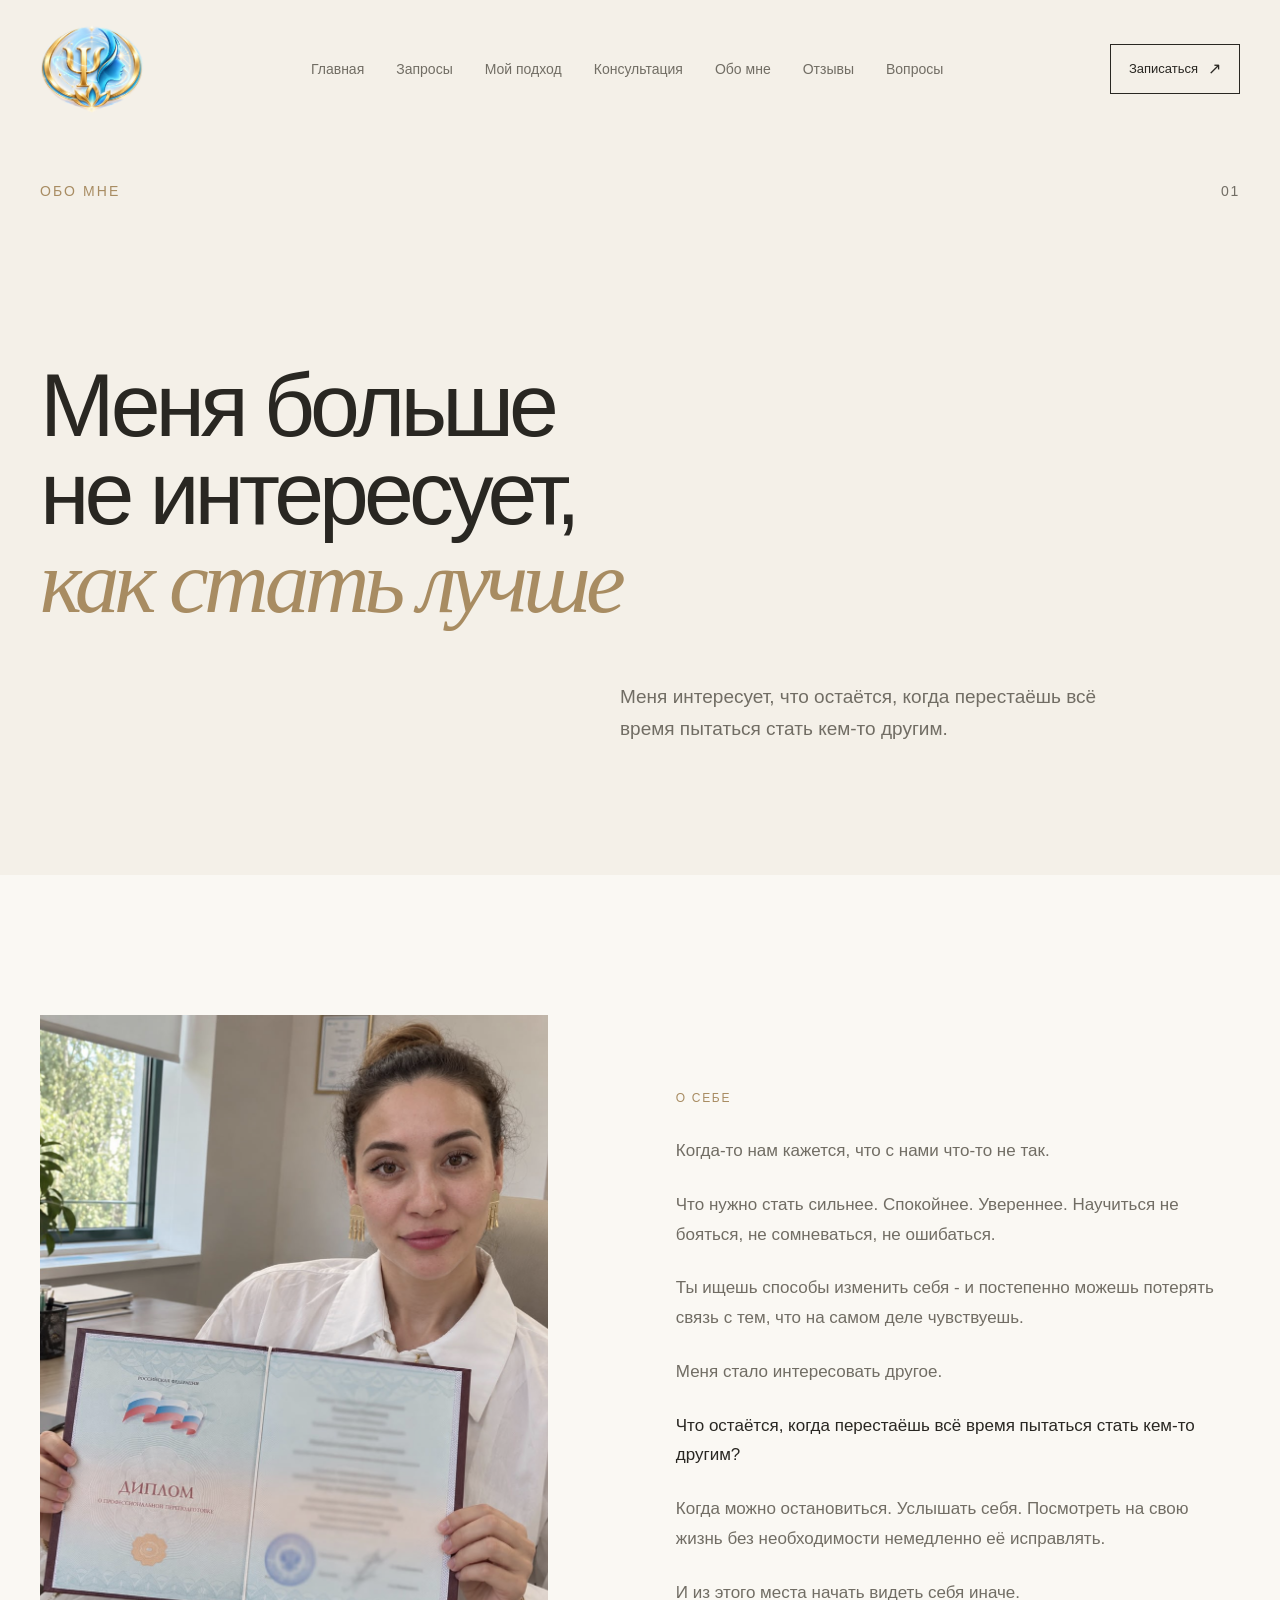
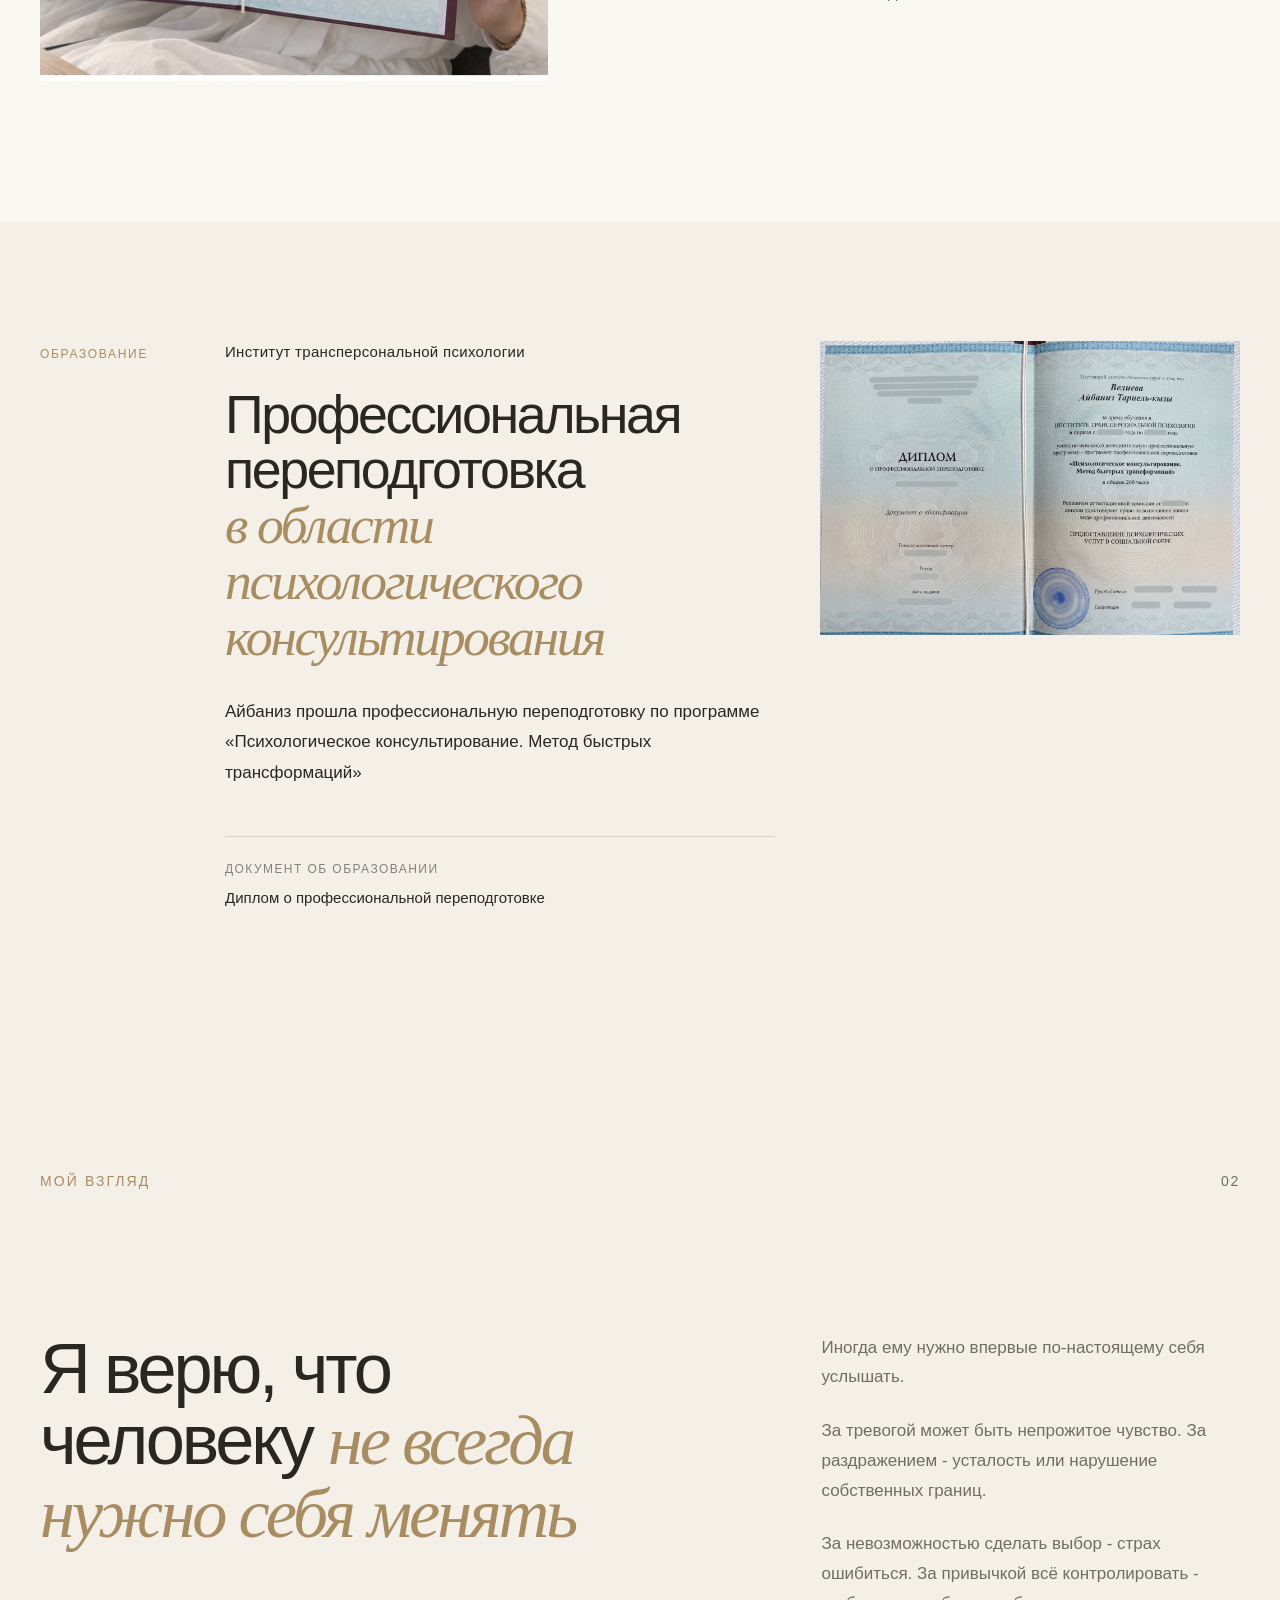
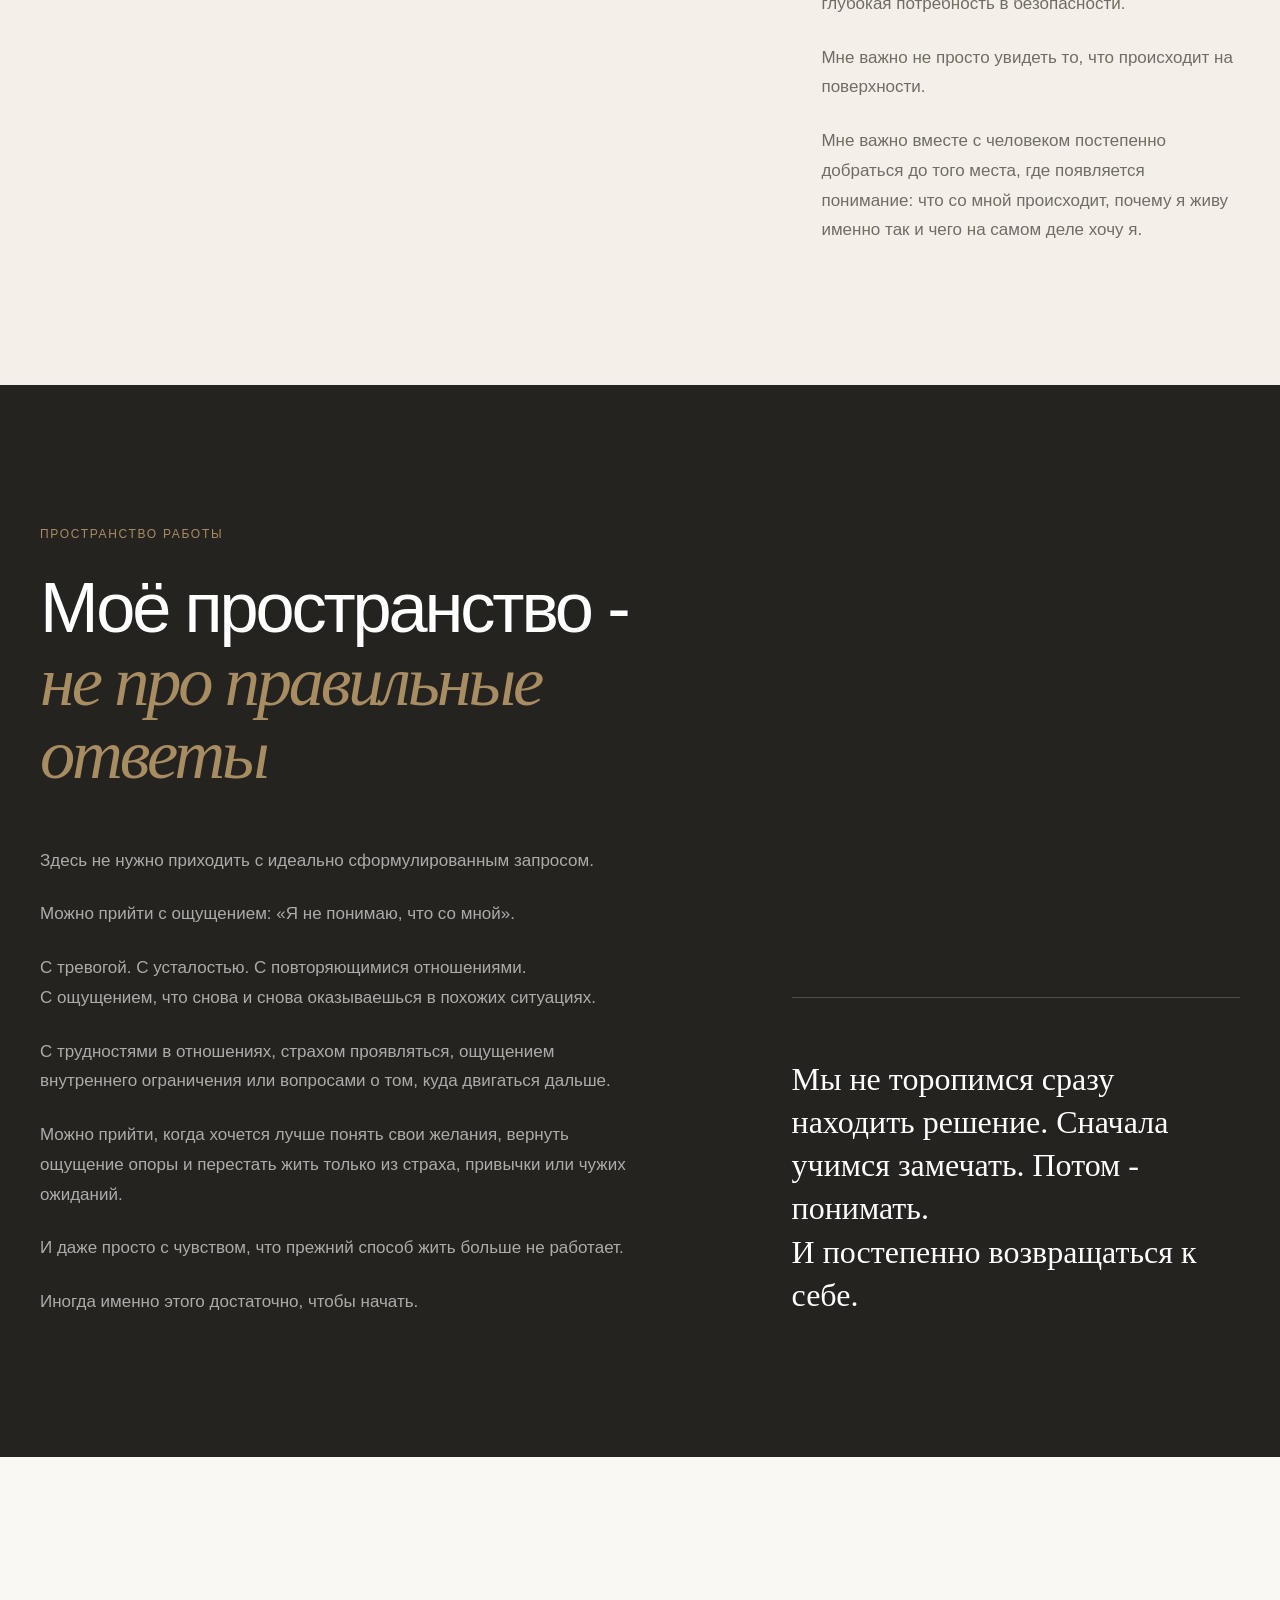
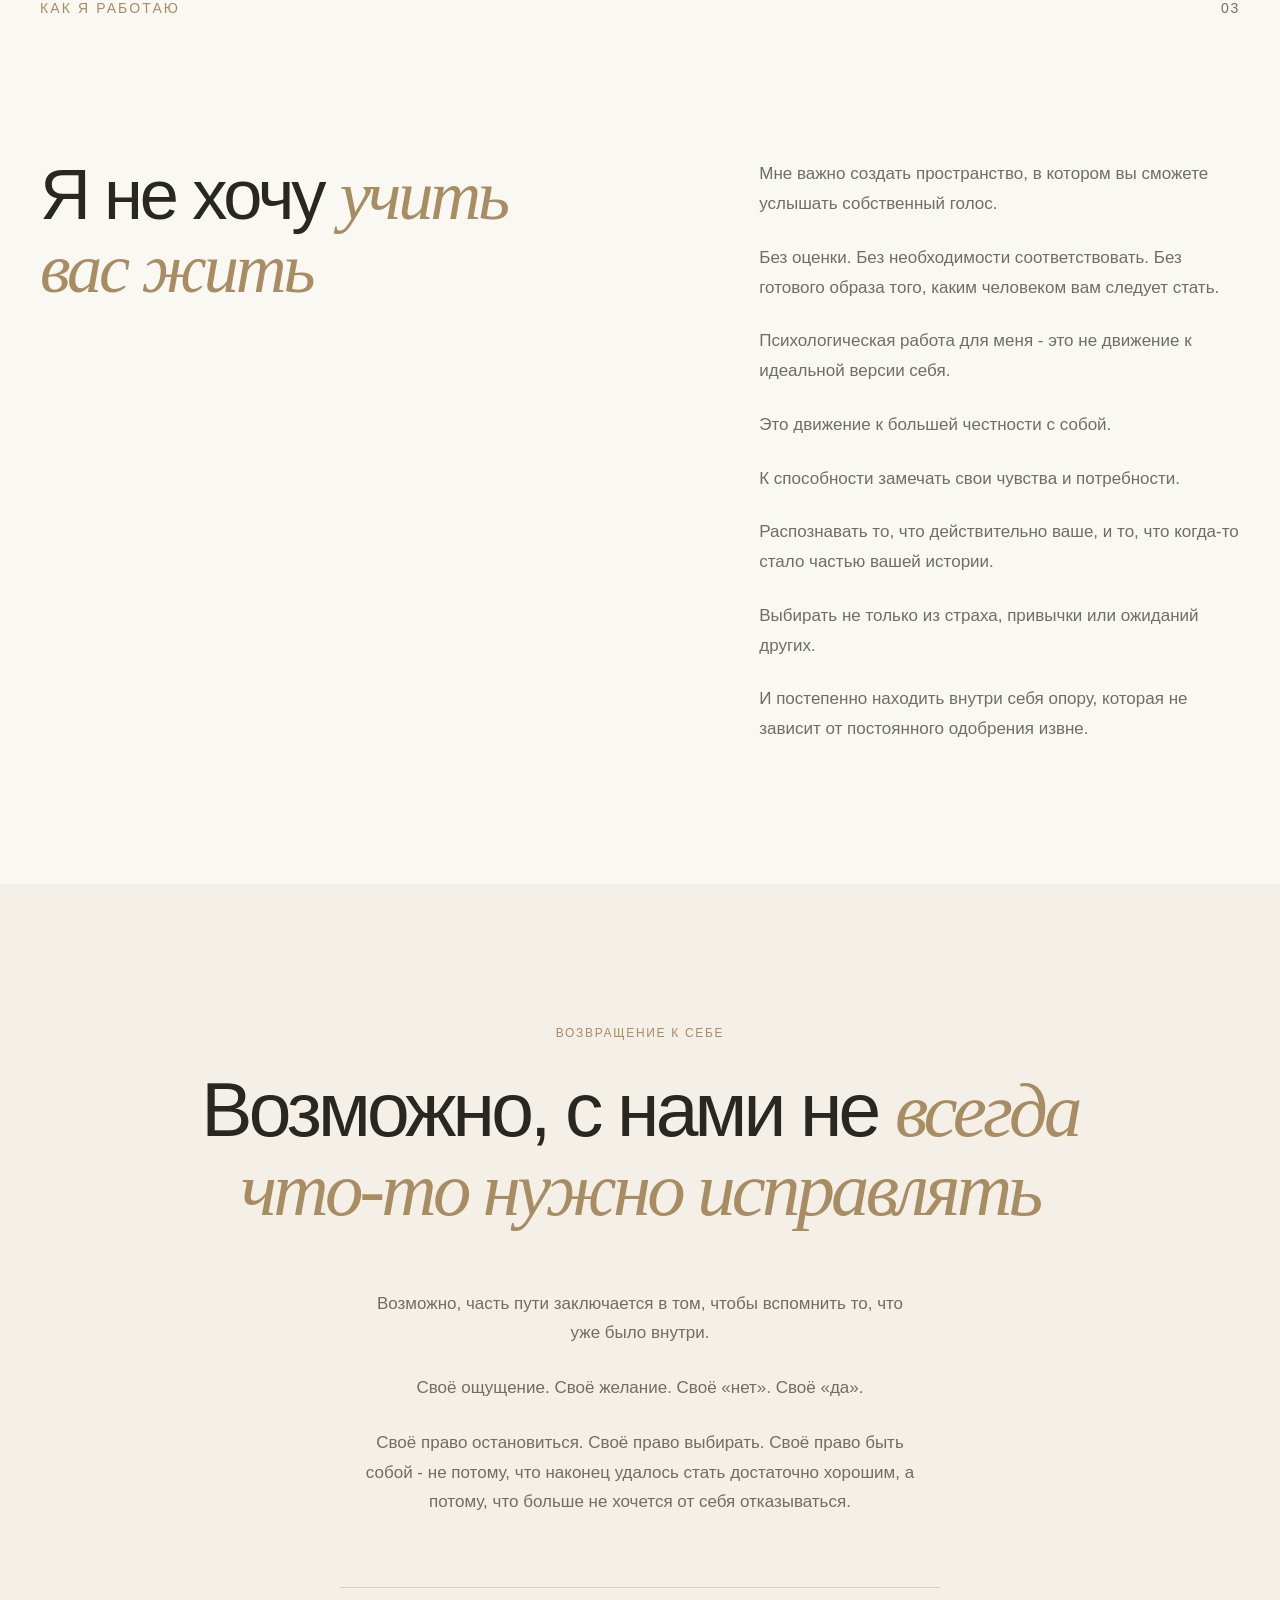
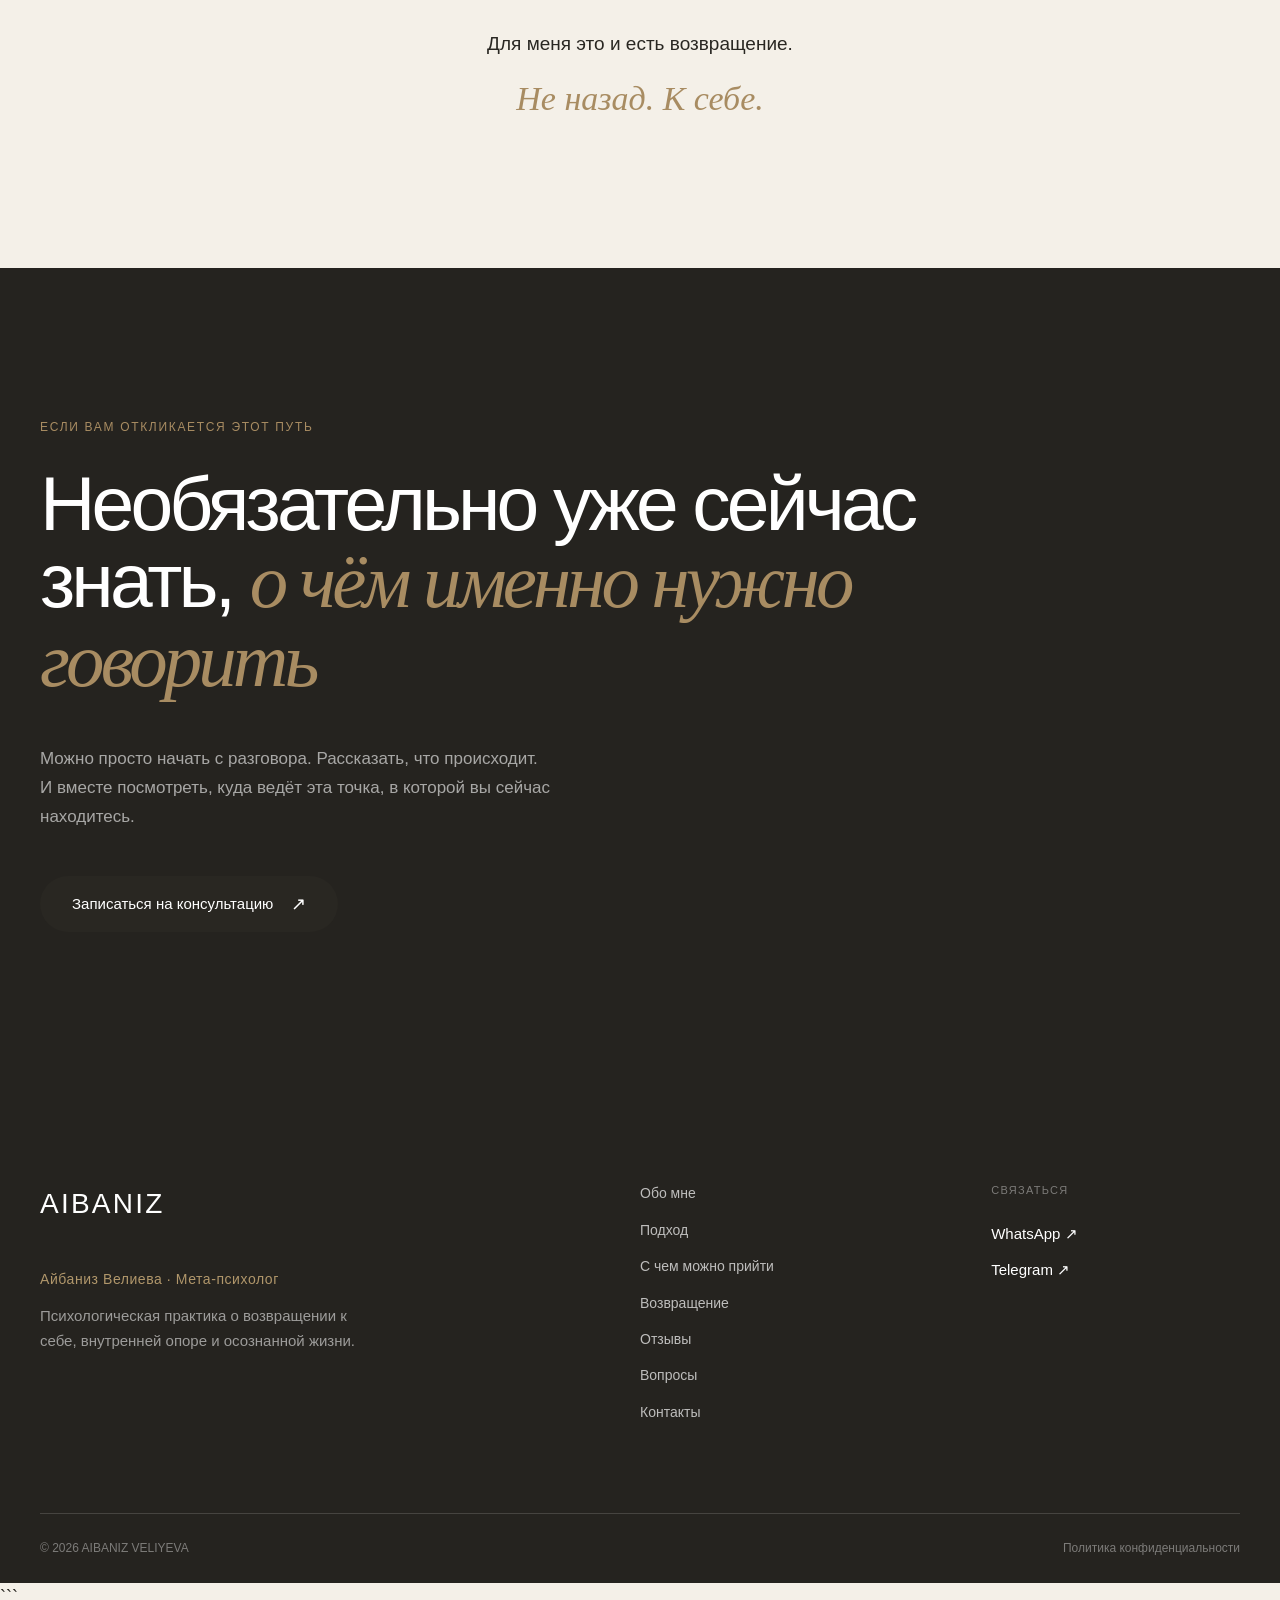
<file: about.html>
<!doctype html>

<html lang="ru">
  <head>
    <meta charset="UTF-8" />

    <meta name="viewport" content="width=device-width, initial-scale=1.0" />

    <meta
      name="description"
      content="Айбаниз Велиева — психолог. Психологическое консультирование, внутреннее состояние, отношения, повторяющиеся сценарии и возвращение к себе."
    />

    <title>Обо мне — Айбаниз Велиева, психолог</title>


    <link rel="canonical" href="https://aibaniz-metapro.kz/about.html" />

    <meta property="og:type" content="website" />
    <meta property="og:title" content="Обо мне — Айбаниз Велиева, психолог" />
    <meta
      property="og:description"
      content="Айбаниз Велиева — психолог. Психологическое консультирование, внутреннее состояние, отношения, повторяющиеся сценарии и возвращение к себе."
    />
    <meta property="og:url" content="https://aibaniz-metapro.kz/about.html" />
    <meta property="og:site_name" content="AIBANIZ" />
    <meta property="og:locale" content="ru_RU" />
    <meta
      property="og:image"
      content="https://aibaniz-metapro.kz/images/og-image.png"
    />

    <link rel="icon" type="image/png" href="images/favicon.png" />
    <link rel="apple-touch-icon" href="images/favicon.png" />

    <!-- CSS -->
    <link rel="stylesheet" href="css/variables.css" />
    <link rel="stylesheet" href="css/reset.css" />
    <link rel="stylesheet" href="css/global.css" />

    <link rel="stylesheet" href="css/header.css" />
    <link rel="stylesheet" href="css/about-page.css" />
    <link rel="stylesheet" href="css/footer.css" />

  </head>

  <body>
    <div id="header-placeholder"></div>

    <main>
      <!-- ABOUT PAGE HERO -->

      <section class="about-page-hero">
        <div class="container">
          <div class="about-page-hero__top">
            <p class="section__label">Обо мне</p>

            <span class="about-page-hero__number">01</span>
          </div>

          <div class="about-page-hero__content">
            <h1 class="about-page-hero__title">
              Меня больше <br />не интересует,
              <em><br />как стать лучше</em>
            </h1>

            <p class="about-page-hero__intro">
              Меня интересует, что остаётся, когда перестаёшь всё время пытаться
              стать кем-то другим.
            </p>
          </div>
        </div>
      </section>

      <!-- INTRODUCTION -->

      <section class="about-page-section about-page-intro">
        <div class="container">
          <div class="about-page-intro__layout">
            <div class="about-page-intro__image-wrapper">
              <img
                src="images/about/about.jpeg"
                alt="Айбаниз Велиева"
                class="about-page-intro__image"
              />
            </div>

            <div class="about-page-intro__content">
              <p class="about-page__eyebrow">О себе</p>

              <div class="about-page__text">
                <p>Когда-то нам кажется, что с нами что-то не так.</p>

                <p>
                  Что нужно стать сильнее. Спокойнее. Увереннее. Научиться не
                  бояться, не сомневаться, не ошибаться.
                </p>

                <p>
                  Ты ищешь способы изменить себя - и постепенно можешь потерять
                  связь с тем, что на самом деле чувствуешь.
                </p>

                <p>Меня стало интересовать другое.</p>

                <p>
                  <em>
                    Что остаётся, когда перестаёшь всё время пытаться стать
                    кем-то другим?
                  </em>
                </p>

                <p>
                  Когда можно остановиться. Услышать себя. Посмотреть на свою
                  жизнь без необходимости немедленно её исправлять.
                </p>

                <p>И из этого места начать видеть себя иначе.</p>
              </div>
            </div>
          </div>
        </div>
      </section>

      <!-- EDUCATION -->

      <section class="about-page-section about-page-education">
        <div class="container">
          <div class="about-page-education__layout">
            <div class="about-page-education__label">
              <p class="about-page__eyebrow">Образование</p>
            </div>

            <div class="about-page-education__content">
              <p class="about-page-education__institution">
                Институт трансперсональной психологии
              </p>

              <h2 class="about-page-section__title">
                Профессиональная переподготовка<br />
                <em>в области психологического консультирования</em>
              </h2>

              <p class="about-page-education__description">
                Айбаниз прошла профессиональную переподготовку по программе
                «Психологическое консультирование. Метод быстрых трансформаций»
              </p>

              <div class="about-page-education__credential">
                <span class="about-page-education__credential-label">
                  Документ об образовании
                </span>

                <span class="about-page-education__credential-value">
                  Диплом о профессиональной переподготовке
                </span>
              </div>
            </div>

            <div class="about-page-education__image-wrapper">
              <img
                src="images/about/diploma.png"
                alt="Диплом о профессиональной переподготовке Айбаниз Велиевой"
                class="about-page-education__image"
              />
            </div>
          </div>
        </div>
      </section>

      <!-- BELIEFS -->

      <section class="about-page-section about-page-beliefs">
        <div class="container">
          <div class="about-page-section__header">
            <p class="section__label">Мой взгляд</p>

            <span class="about-page-section__number">02</span>
          </div>

          <div class="about-page-section__content">
            <h2 class="about-page-section__title">
              Я верю, что человеку
              <em>не всегда нужно себя менять</em>
            </h2>

            <div class="about-page-section__text">
              <p>Иногда ему нужно впервые по-настоящему себя услышать.</p>

              <p>
                За тревогой может быть непрожитое чувство. За раздражением -
                усталость или нарушение собственных границ.
              </p>

              <p>
                За невозможностью сделать выбор - страх ошибиться. За привычкой
                всё контролировать - глубокая потребность в безопасности.
              </p>

              <p>
                Мне важно не просто увидеть то, что происходит на поверхности.
              </p>

              <p>
                Мне важно вместе с человеком постепенно добраться до того места,
                где появляется понимание: что со мной происходит, почему я живу
                именно так и чего на самом деле хочу я.
              </p>
            </div>
          </div>
        </div>
      </section>

      <!-- SPACE -->

      <section class="about-page-section about-page-space">
        <div class="container">
          <div class="about-page-space__layout">
            <div class="about-page-space__content">
              <p class="about-page__eyebrow">Пространство работы</p>

              <h2 class="about-page-section__title">
                Моё пространство -
                <em><br />не про правильные ответы</em>
              </h2>

              <div class="about-page__text">
                <p>
                  Здесь не нужно приходить с идеально сформулированным запросом.
                </p>

                <p>Можно прийти с ощущением: «Я не понимаю, что со мной».</p>

                <p>
                  С тревогой. С усталостью. С повторяющимися отношениями. <br />С
                  ощущением, что снова и снова оказываешься в похожих ситуациях.
                </p>

                <p>
                  С трудностями в отношениях, страхом проявляться, ощущением
                  внутреннего ограничения или вопросами о том, куда двигаться
                  дальше.
                </p>

                <p>
                  Можно прийти, когда хочется лучше понять свои желания, вернуть
                  ощущение опоры и перестать жить только из страха, привычки или
                  чужих ожиданий.
                </p>

                <p>
                  И даже просто с чувством, что прежний способ жить больше не
                  работает.
                </p>

                <p>Иногда именно этого достаточно, чтобы начать.</p>
              </div>
            </div>

            <div class="about-page-space__quote">
              <span class="about-page-space__quote-mark"></span>

              <p>
                Мы не торопимся сразу находить решение. Сначала учимся замечать.
                Потом - понимать. <br />И постепенно возвращаться к себе.
              </p>
            </div>
          </div>
        </div>
      </section>

      <!-- APPROACH -->

      <section class="about-page-section about-page-approach">
        <div class="container">
          <div class="about-page-section__header">
            <p class="section__label">Как я работаю</p>

            <span class="about-page-section__number">03</span>
          </div>

          <div class="about-page-approach__layout">
            <h2 class="about-page-section__title">
              Я не хочу
              <em>учить вас жить</em>
            </h2>

            <div class="about-page-section__text">
              <p>
                Мне важно создать пространство, в котором вы сможете услышать
                собственный голос.
              </p>

              <p>
                Без оценки. Без необходимости соответствовать. Без готового
                образа того, каким человеком вам следует стать.
              </p>

              <p>
                Психологическая работа для меня - это не движение к идеальной
                версии себя.
              </p>

              <p>Это движение к большей честности с собой.</p>

              <p>К способности замечать свои чувства и потребности.</p>

              <p>
                Распознавать то, что действительно ваше, и то, что когда-то
                стало частью вашей истории.
              </p>

              <p>Выбирать не только из страха, привычки или ожиданий других.</p>

              <p>
                И постепенно находить внутри себя опору, которая не зависит от
                постоянного одобрения извне.
              </p>
            </div>
          </div>
        </div>
      </section>

      <!-- RETURN -->

      <section class="about-page-section about-page-return">
        <div class="container">
          <div class="about-page-return__content">
            <p class="about-page__eyebrow">Возвращение к себе</p>

            <h2 class="about-page-return__title">
              Возможно, с нами не
              <em>всегда что-то нужно исправлять</em>
            </h2>

            <div class="about-page-return__text">
              <p>
                Возможно, часть пути заключается в том, чтобы вспомнить то, что
                уже было внутри.
              </p>

              <p>Своё ощущение. Своё желание. Своё «нет». Своё «да».</p>

              <p>
                Своё право остановиться. Своё право выбирать. Своё право быть
                собой - не потому, что наконец удалось стать достаточно хорошим,
                а потому, что больше не хочется от себя отказываться.
              </p>
            </div>

            <p class="about-page-return__final">
              Для меня это и есть возвращение.
              <em>Не назад. К себе.</em>
            </p>
          </div>
        </div>
      </section>

      <!-- CTA -->

      <section class="about-page-cta">
        <div class="container">
          <div class="about-page-cta__content">
            <p class="about-page__eyebrow">Если вам откликается этот путь</p>

            <h2 class="about-page-cta__title">
              Необязательно уже сейчас знать,
              <em>о чём именно нужно говорить</em>
            </h2>

            <p class="about-page-cta__text">
              Можно просто начать с разговора. Рассказать, что происходит. <br />И
              вместе посмотреть, куда ведёт эта точка, в которой вы сейчас
              находитесь.
            </p>

            <a href="index.html#contacts" class="button button--primary">
              Записаться на консультацию
              <span>↗</span>
            </a>
          </div>
        </div>
      </section>
    </main>

    <div id="footer-placeholder"></div>

    <script src="js/include.js"></script>

    <script src="js/main.js"></script>
    <script src="js/menu.js"></script>
    <script src="js/animations.js"></script>
    ```
  </body>
</html>
</file>
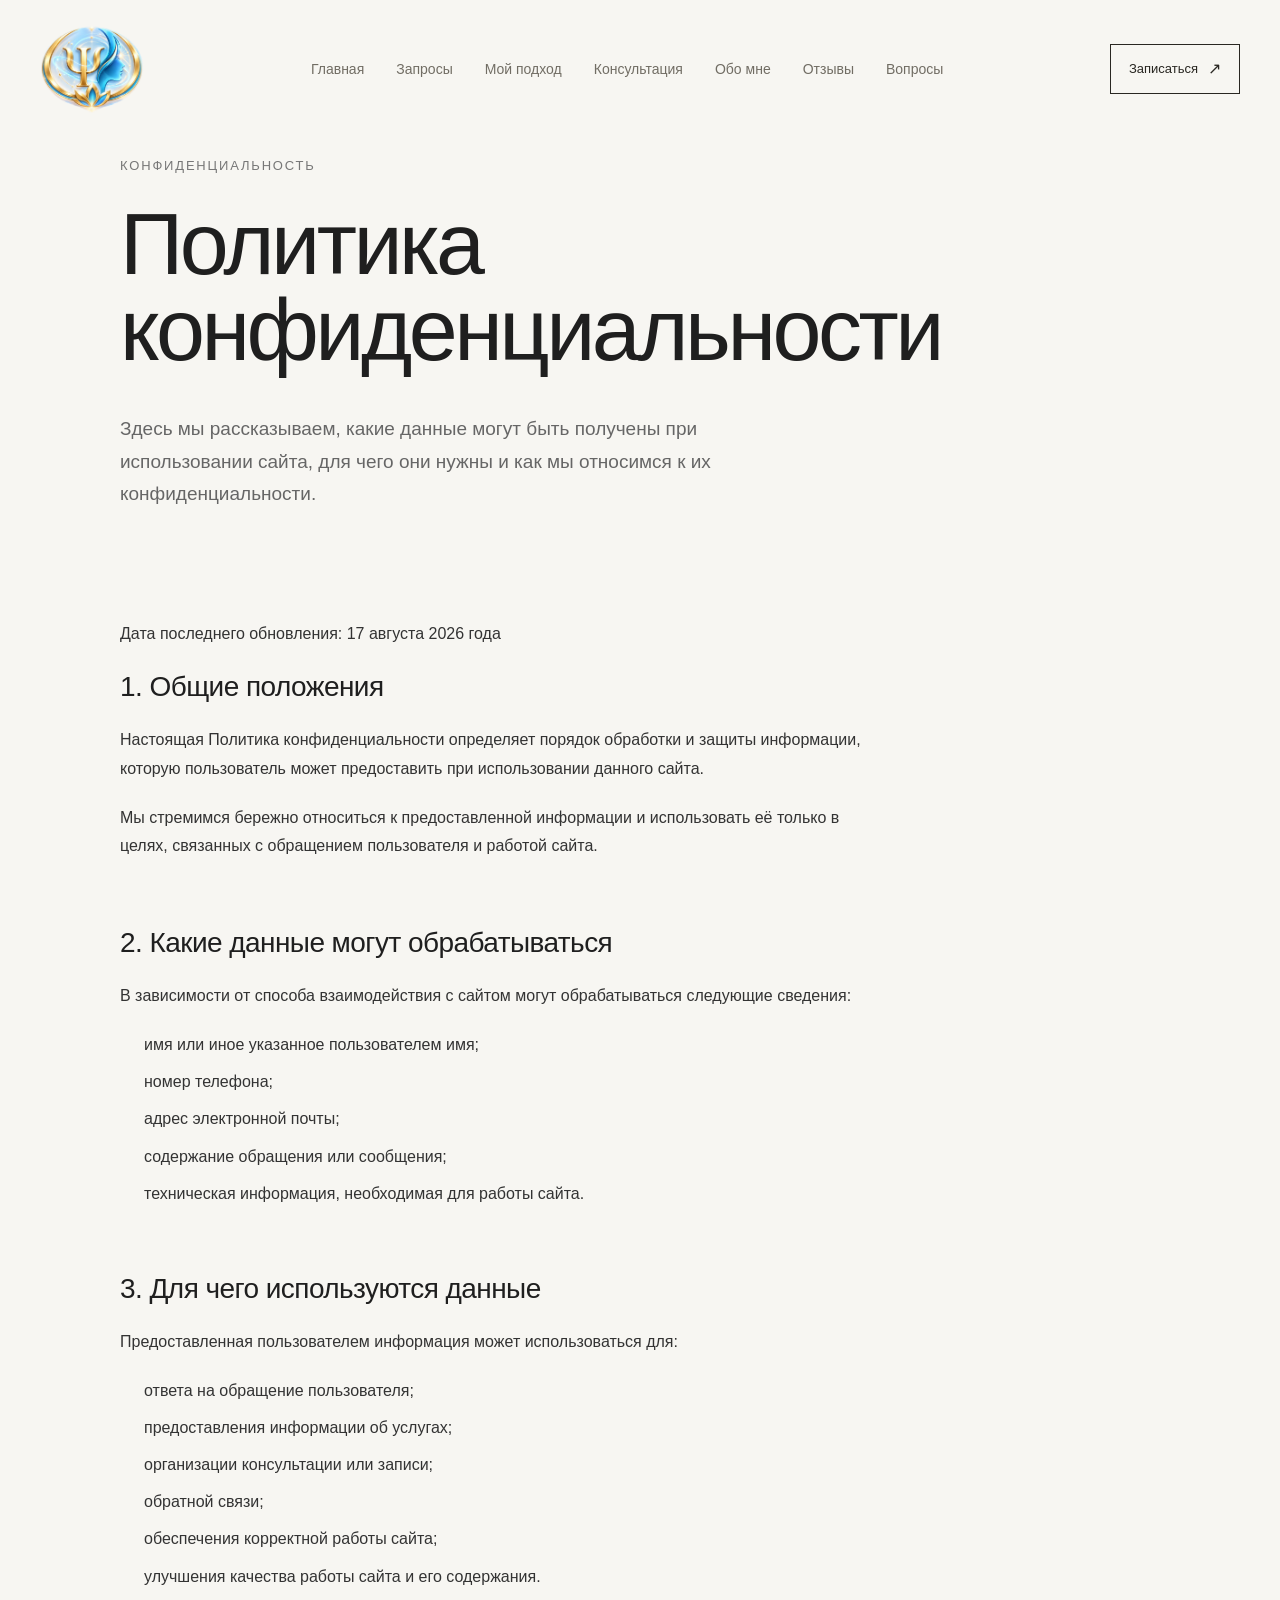
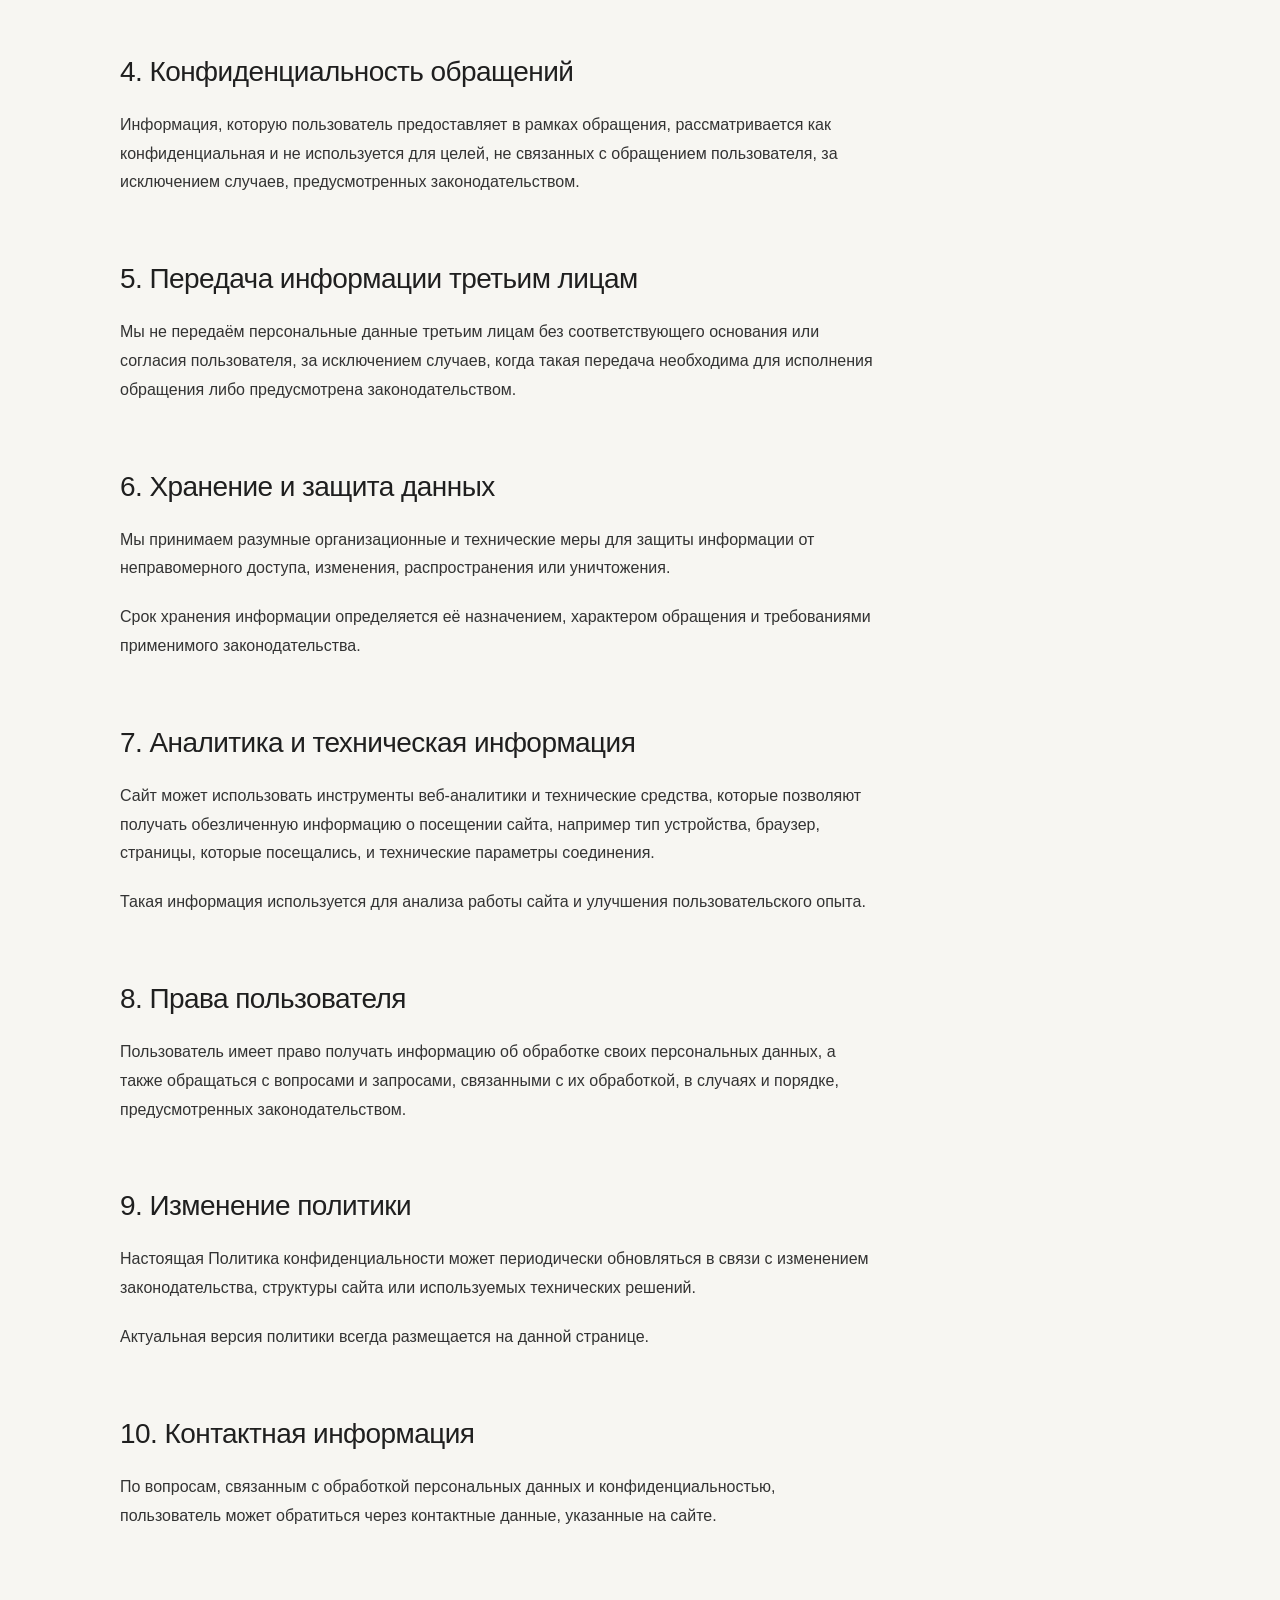
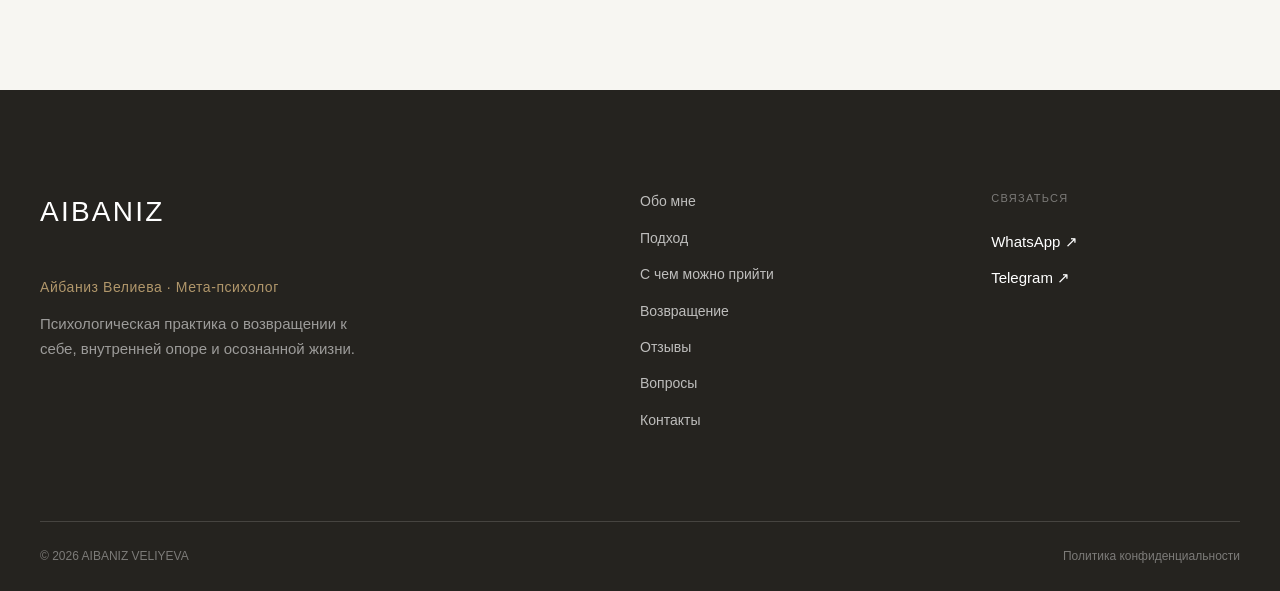
<file: privacy.html>
<!doctype html>
<html lang="ru">
  <head>
    <meta charset="UTF-8" />

    <meta name="viewport" content="width=device-width, initial-scale=1.0" />

    <title>Политика конфиденциальности — Айбаниз</title>

    <link rel="canonical" href="https://aibaniz-metapro.kz/privacy.html" />

    <link rel="icon" type="image/png" href="images/favicon.png" />
    <link rel="apple-touch-icon" href="images/favicon.png" />

    <meta
      name="description"
      content="Политика конфиденциальности сайта Айбаниз."
    />

    <link rel="stylesheet" href="css/variables.css" />
    <link rel="stylesheet" href="css/reset.css" />
    <link rel="stylesheet" href="css/global.css" />
    <link rel="stylesheet" href="css/privacy-page.css" />
    <link rel="stylesheet" href="css/header.css" />
    <link rel="stylesheet" href="css/footer.css" />
  </head>

  <body>
    <!-- HEADER -->
    <div id="header-placeholder"></div>

    <main class="privacy-page">
      <section class="privacy-hero">
        <div class="container">
          <span class="privacy-eyebrow"> Конфиденциальность </span>

          <h1>
            Политика<br />
            конфиденциальности
          </h1>

          <p class="privacy-intro">
            Здесь мы рассказываем, какие данные могут быть получены при
            использовании сайта, для чего они нужны и как мы относимся к их
            конфиденциальности.
          </p>
        </div>
      </section>

      <section class="privacy-content">
        <div class="container">
          <div class="privacy-text">
            <p class="privacy-updated">
              Дата последнего обновления: 17 августа 2026 года
            </p>

            <h2>1. Общие положения</h2>

            <p>
              Настоящая Политика конфиденциальности определяет порядок обработки
              и защиты информации, которую пользователь может предоставить при
              использовании данного сайта.
            </p>

            <p>
              Мы стремимся бережно относиться к предоставленной информации и
              использовать её только в целях, связанных с обращением
              пользователя и работой сайта.
            </p>

            <h2>2. Какие данные могут обрабатываться</h2>

            <p>
              В зависимости от способа взаимодействия с сайтом могут
              обрабатываться следующие сведения:
            </p>

            <ul>
              <li>имя или иное указанное пользователем имя;</li>
              <li>номер телефона;</li>
              <li>адрес электронной почты;</li>
              <li>содержание обращения или сообщения;</li>
              <li>техническая информация, необходимая для работы сайта.</li>
            </ul>

            <h2>3. Для чего используются данные</h2>

            <p>
              Предоставленная пользователем информация может использоваться для:
            </p>

            <ul>
              <li>ответа на обращение пользователя;</li>
              <li>предоставления информации об услугах;</li>
              <li>организации консультации или записи;</li>
              <li>обратной связи;</li>
              <li>обеспечения корректной работы сайта;</li>
              <li>улучшения качества работы сайта и его содержания.</li>
            </ul>

            <h2>4. Конфиденциальность обращений</h2>

            <p>
              Информация, которую пользователь предоставляет в рамках обращения,
              рассматривается как конфиденциальная и не используется для целей,
              не связанных с обращением пользователя, за исключением случаев,
              предусмотренных законодательством.
            </p>

            <h2>5. Передача информации третьим лицам</h2>

            <p>
              Мы не передаём персональные данные третьим лицам без
              соответствующего основания или согласия пользователя, за
              исключением случаев, когда такая передача необходима для
              исполнения обращения либо предусмотрена законодательством.
            </p>

            <h2>6. Хранение и защита данных</h2>

            <p>
              Мы принимаем разумные организационные и технические меры для
              защиты информации от неправомерного доступа, изменения,
              распространения или уничтожения.
            </p>

            <p>
              Срок хранения информации определяется её назначением, характером
              обращения и требованиями применимого законодательства.
            </p>

            <h2>7. Аналитика и техническая информация</h2>

            <p>
              Сайт может использовать инструменты веб-аналитики и технические
              средства, которые позволяют получать обезличенную информацию о
              посещении сайта, например тип устройства, браузер, страницы,
              которые посещались, и технические параметры соединения.
            </p>

            <p>
              Такая информация используется для анализа работы сайта и улучшения
              пользовательского опыта.
            </p>

            <h2>8. Права пользователя</h2>

            <p>
              Пользователь имеет право получать информацию об обработке своих
              персональных данных, а также обращаться с вопросами и запросами,
              связанными с их обработкой, в случаях и порядке, предусмотренных
              законодательством.
            </p>

            <h2>9. Изменение политики</h2>

            <p>
              Настоящая Политика конфиденциальности может периодически
              обновляться в связи с изменением законодательства, структуры сайта
              или используемых технических решений.
            </p>

            <p>
              Актуальная версия политики всегда размещается на данной странице.
            </p>

            <h2>10. Контактная информация</h2>

            <p>
              По вопросам, связанным с обработкой персональных данных и
              конфиденциальностью, пользователь может обратиться через
              контактные данные, указанные на сайте.
            </p>
          </div>
        </div>
      </section>
    </main>

    <!-- FOOTER -->
    <div id="footer-placeholder"></div>

    <script src="js/include.js"></script>

    <script src="js/main.js"></script>
    <script src="js/menu.js"></script>
    <script src="js/animations.js"></script>
    <script src="js/testimonials.js"></script>
    <script src="js/accordion.js"></script>
    <script src="js/form.js"></script>
  </body>
</html>
</file>
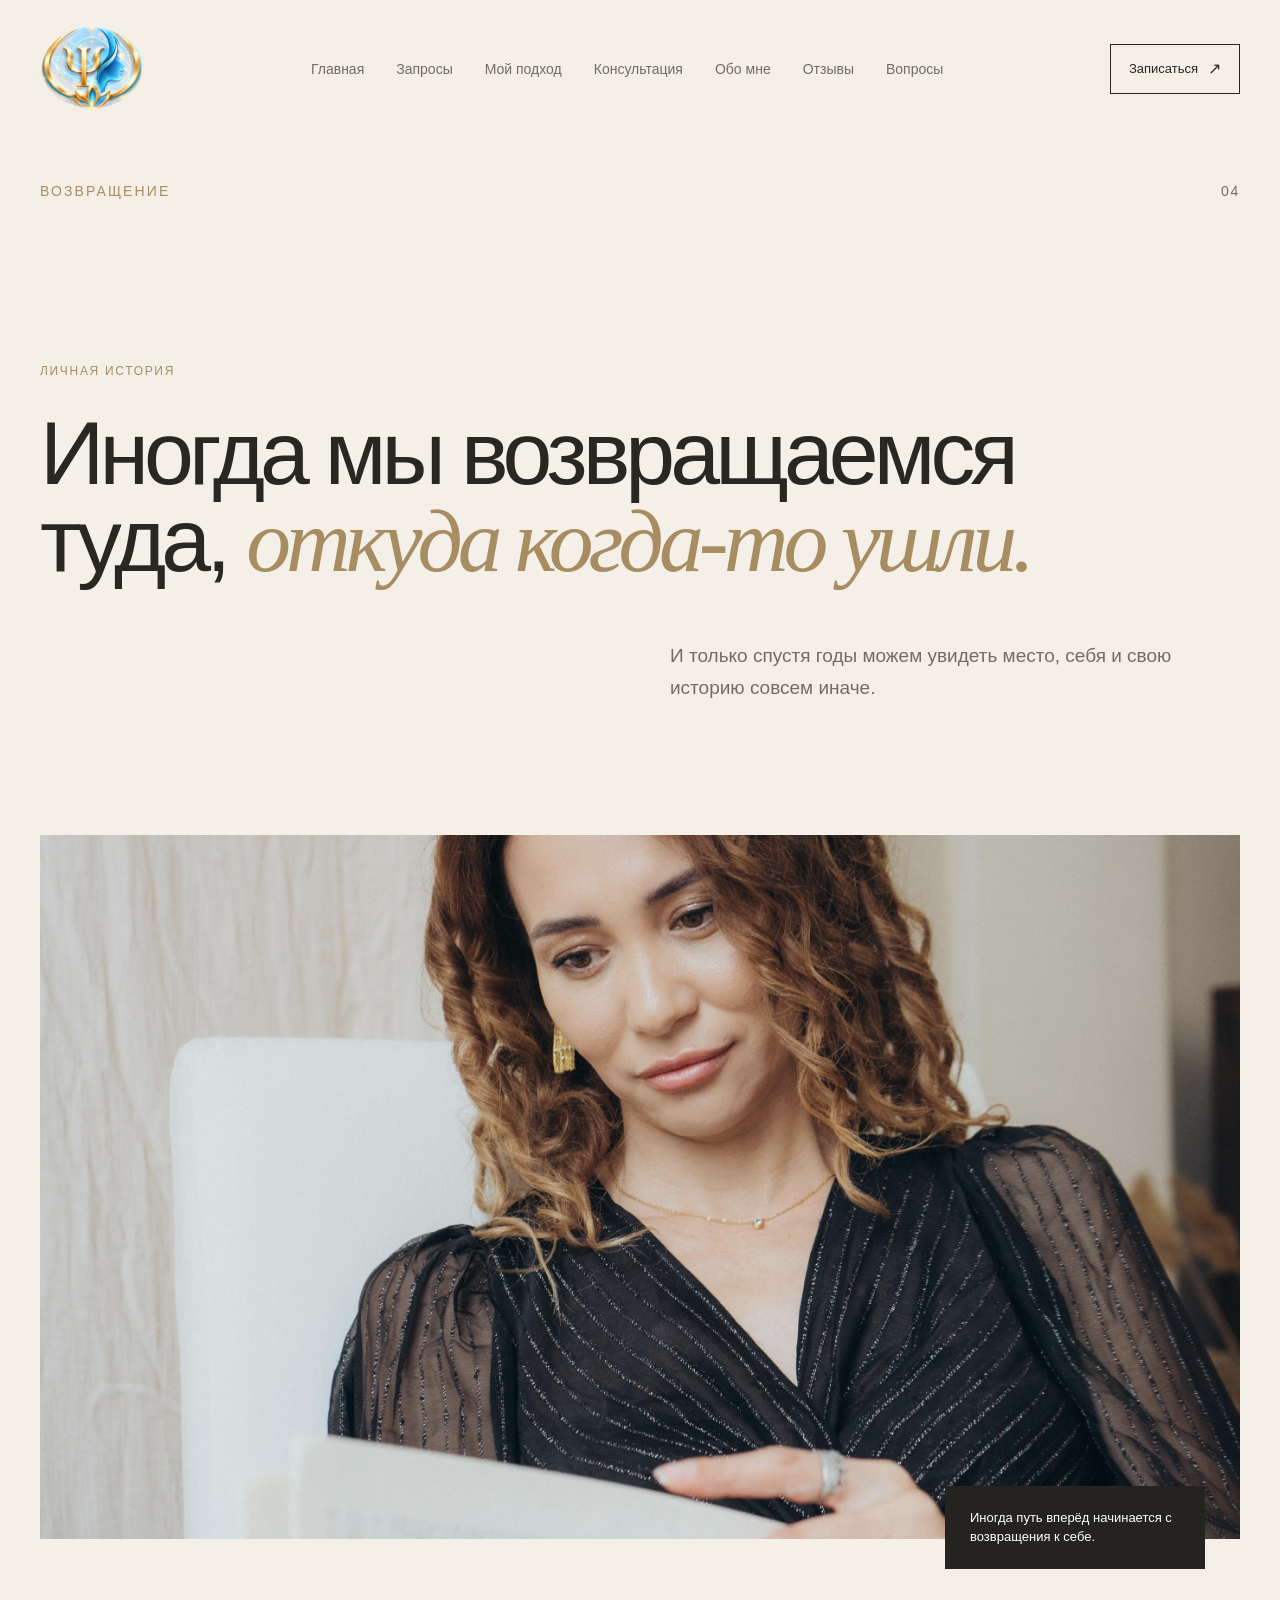
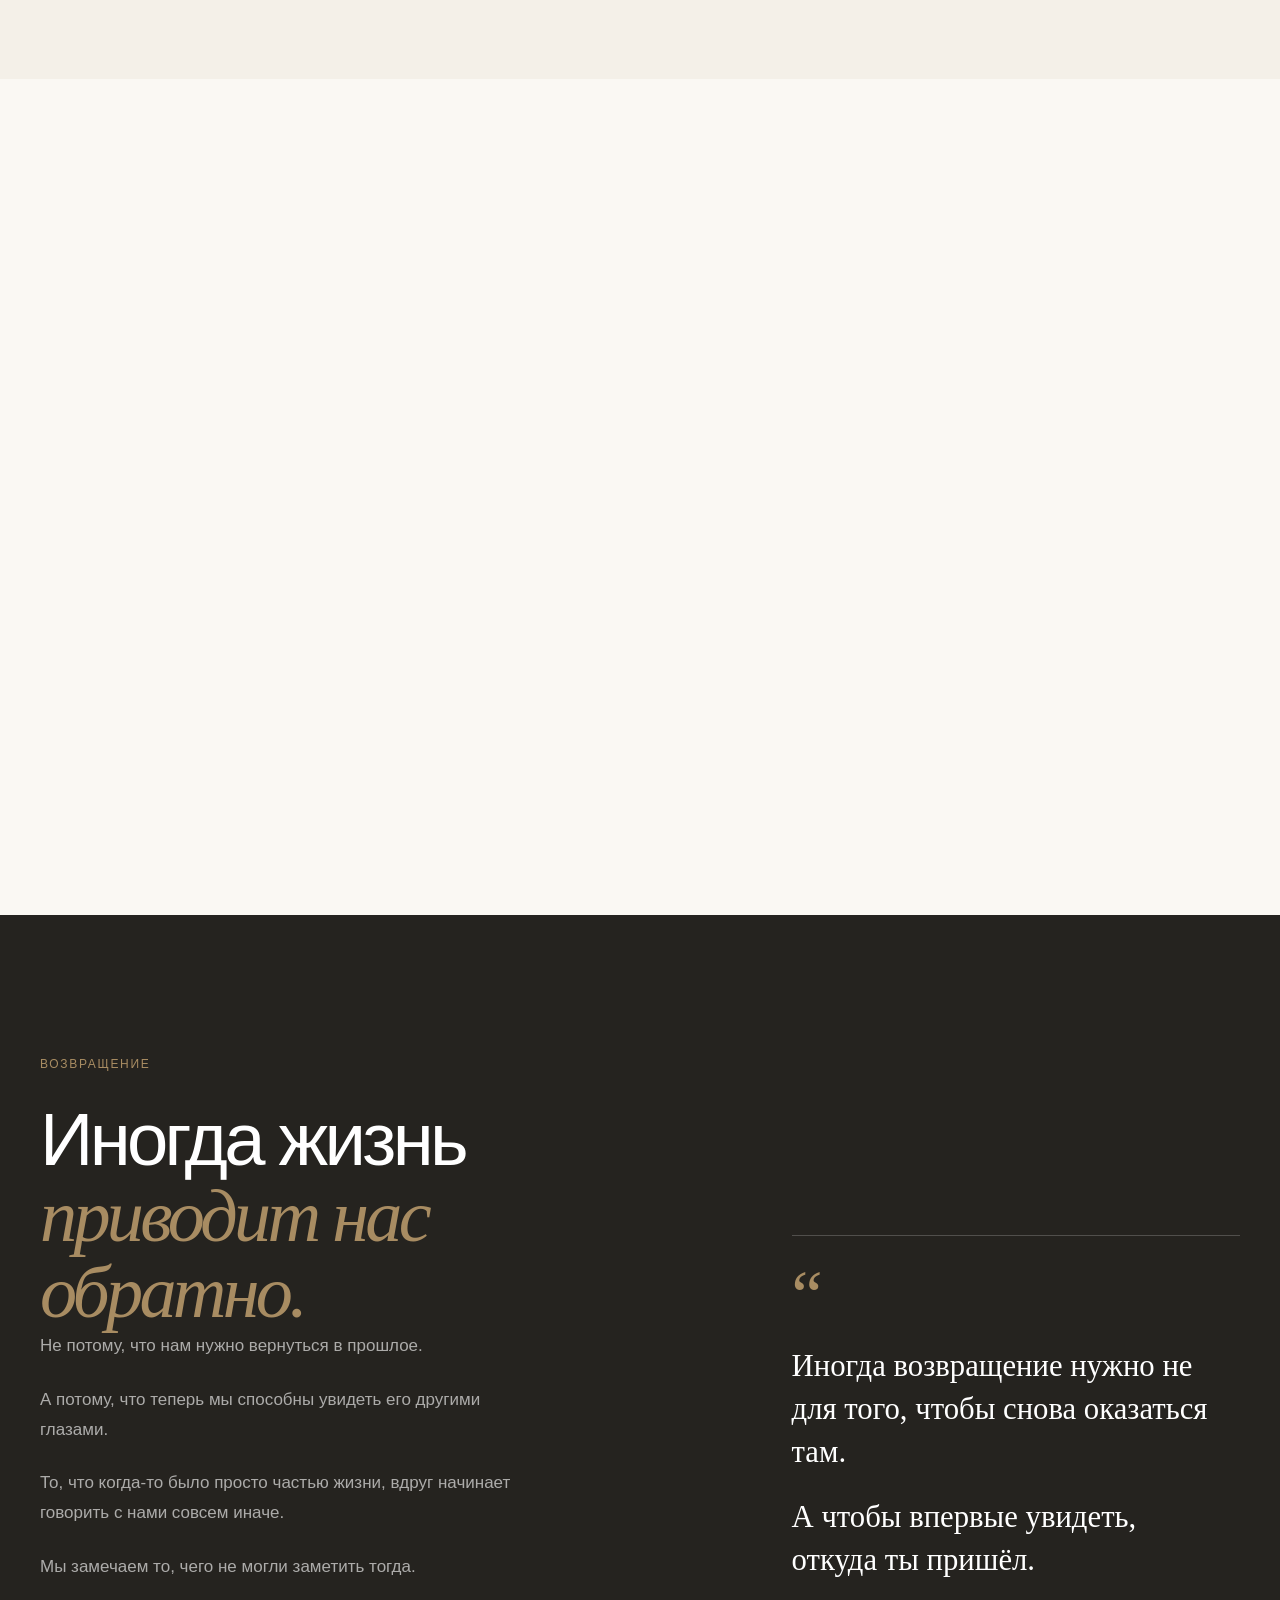
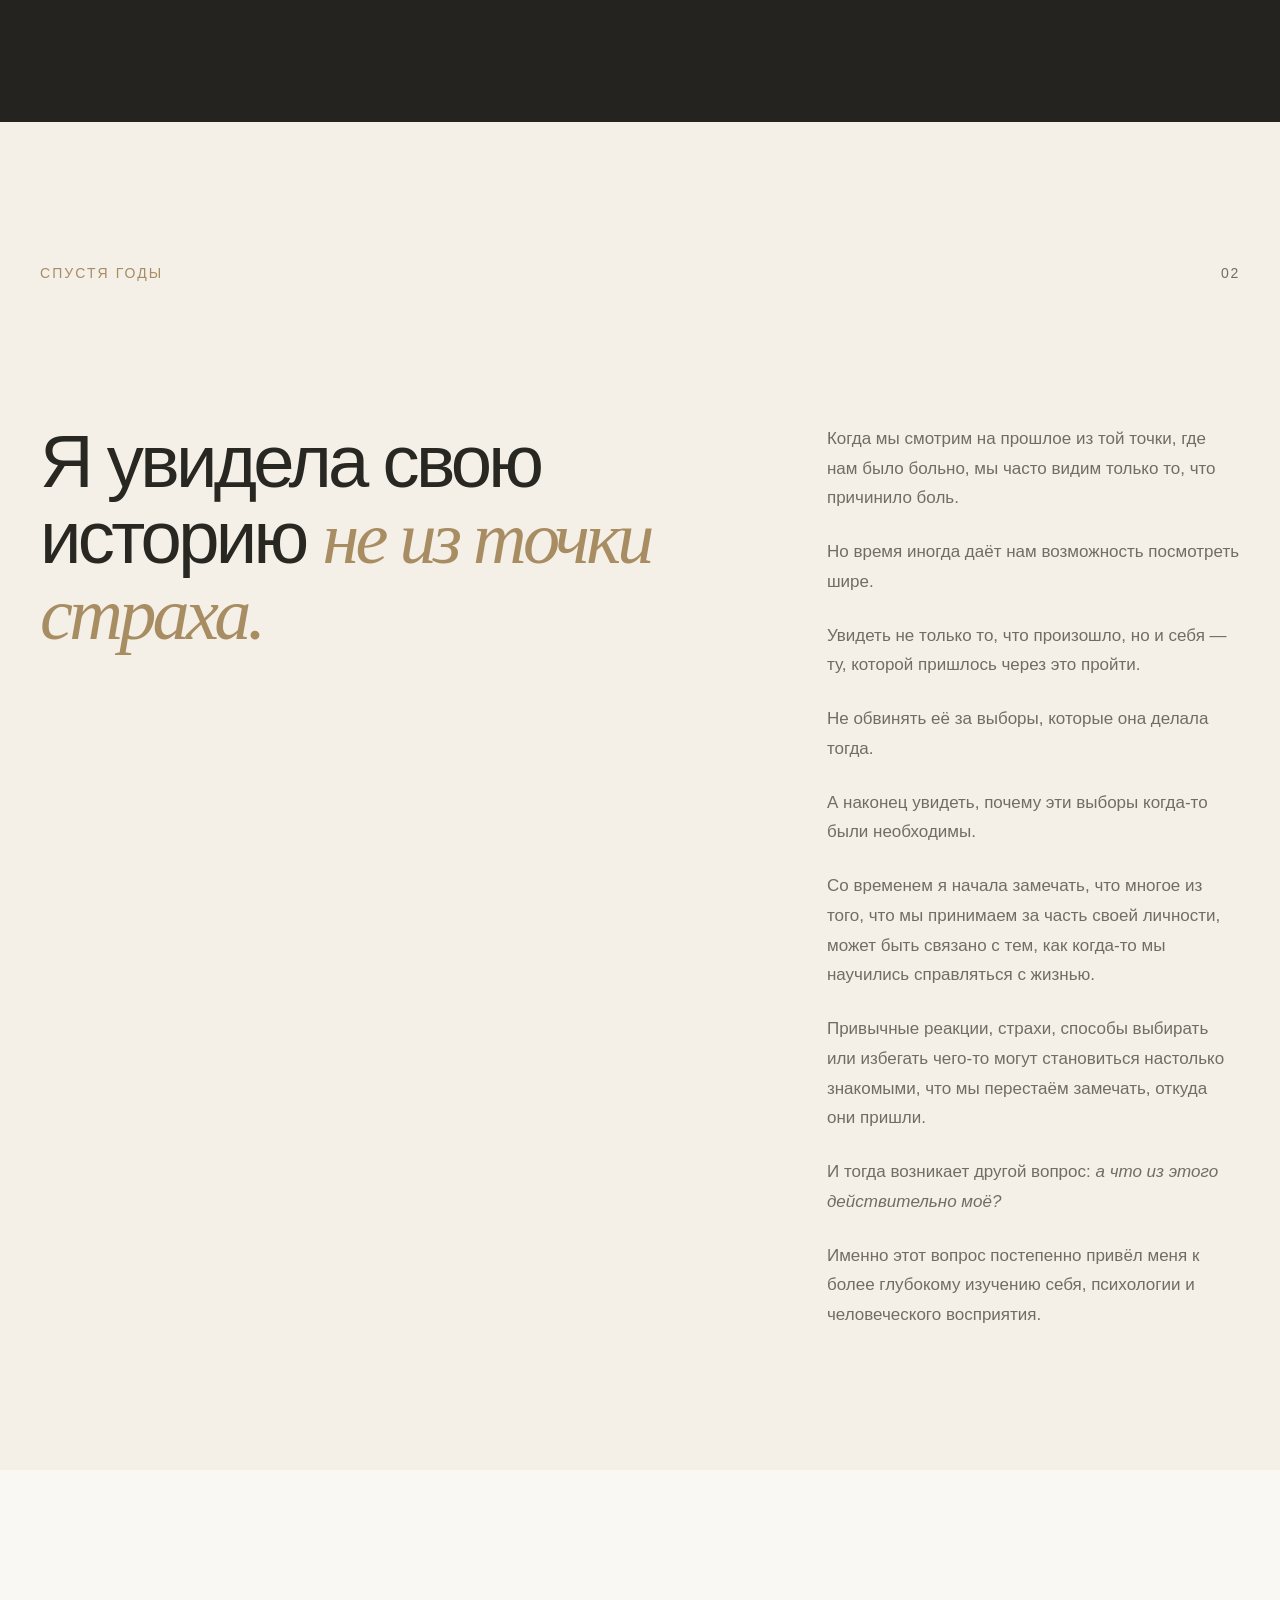
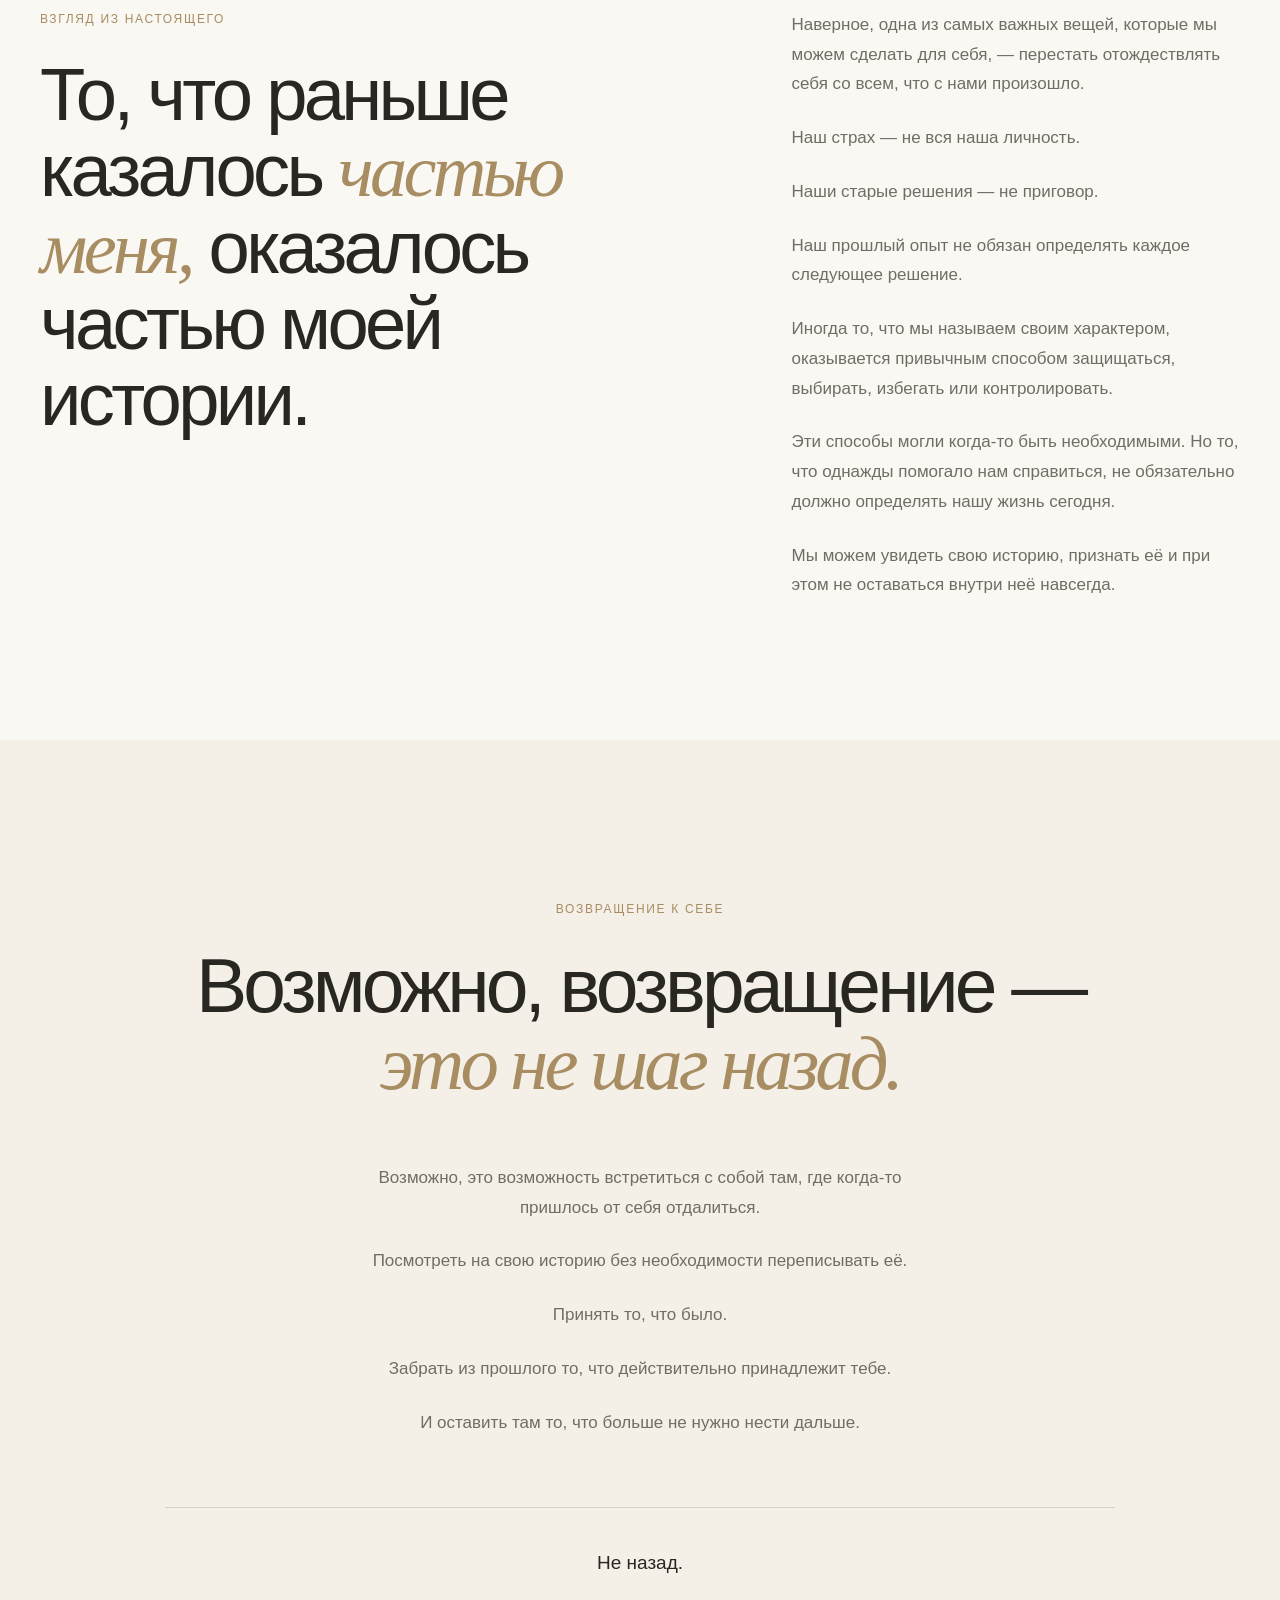
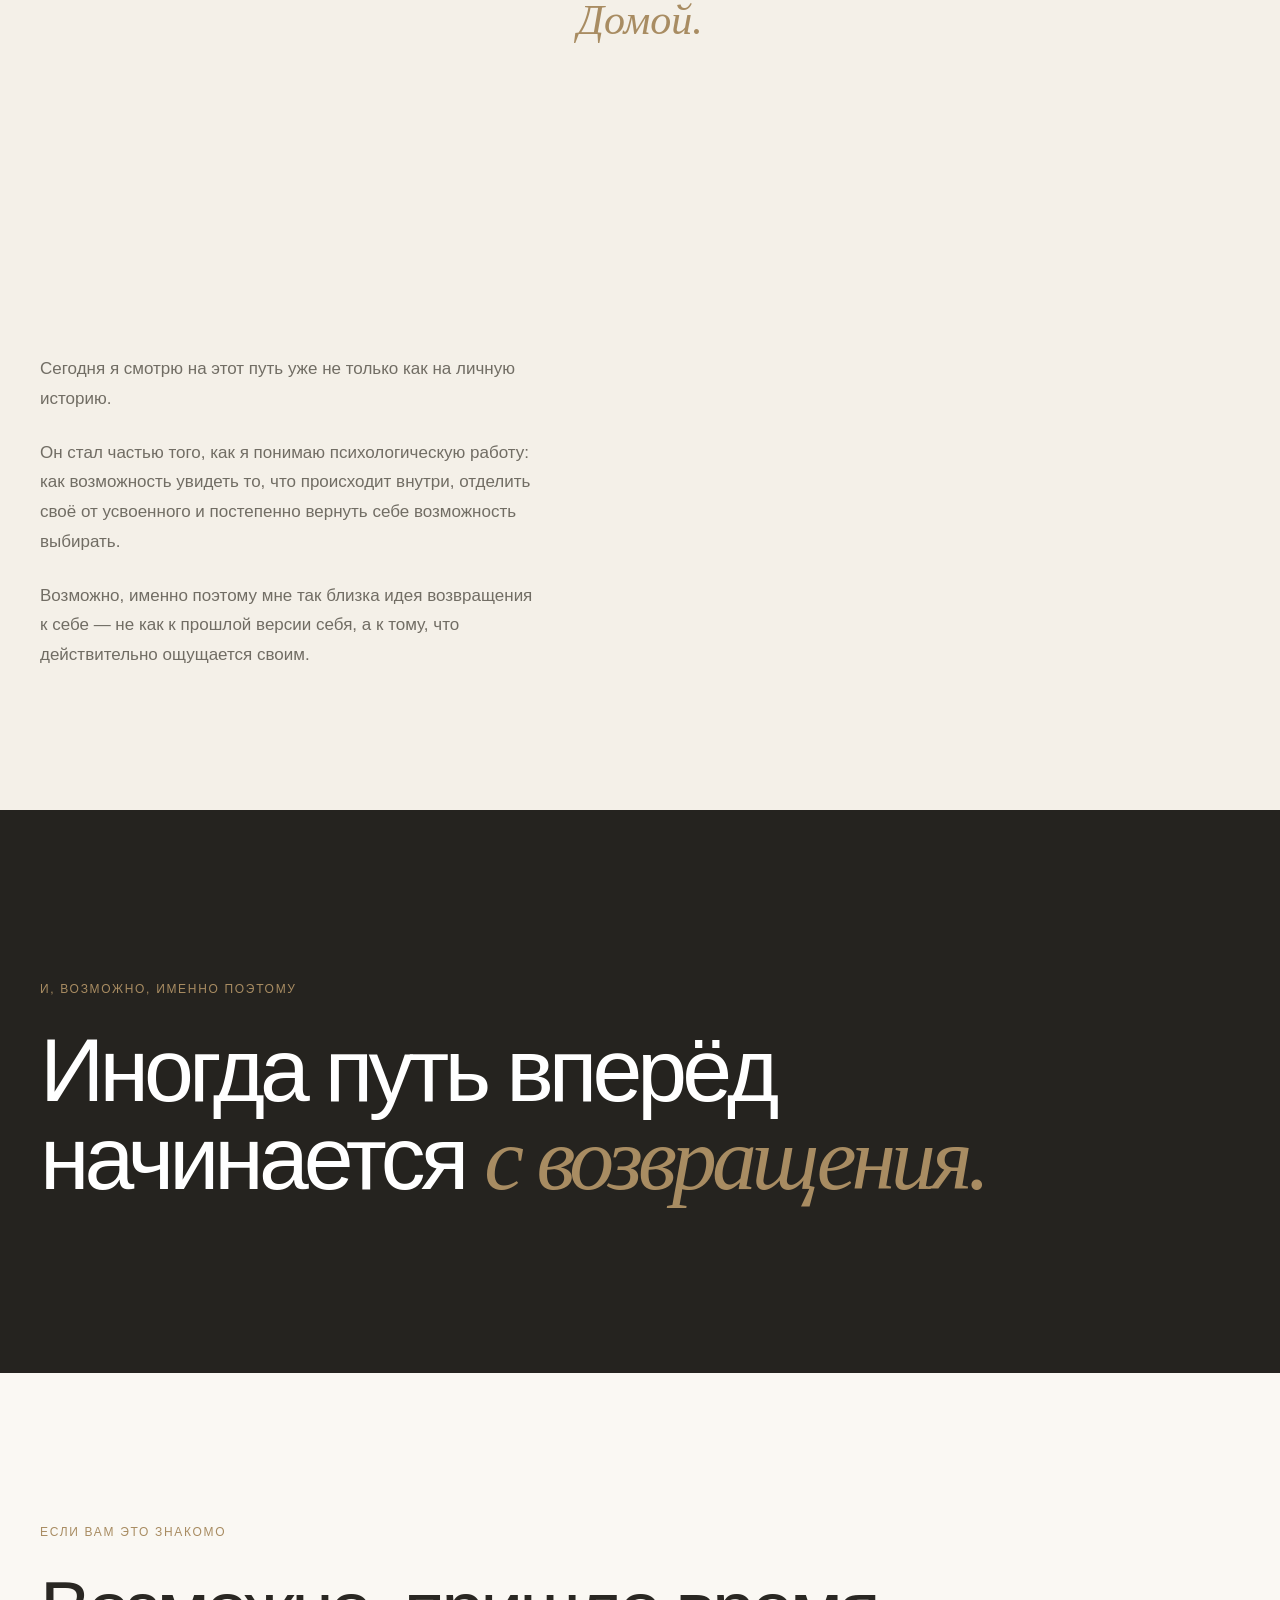
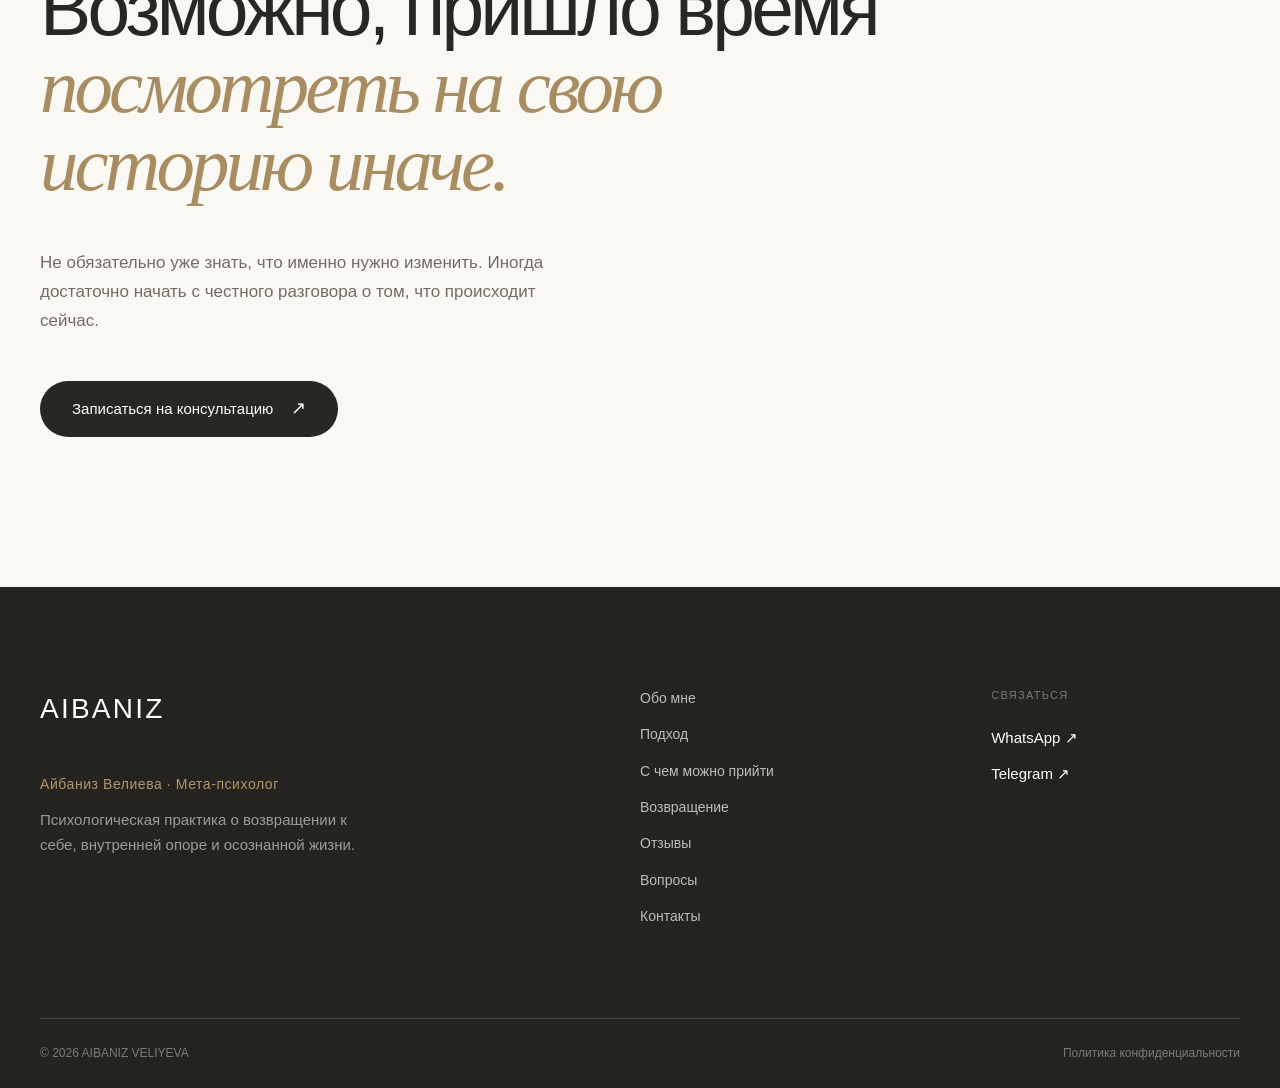
<file: story.html>
<!doctype html>
<html lang="ru">
  <head>
    <meta charset="UTF-8" />

    <meta name="viewport" content="width=device-width, initial-scale=1.0" />

    <meta
      name="description"
      content="Личная история Айбаниз Велиевой — психолога о возвращении к себе, прошлом, внутренних сценариях и возможности увидеть свою историю иначе."
    />

    <title>Возвращение — Айбаниз Велиева, психолог</title>

    <link rel="canonical" href="https://aibaniz-metapro.kz/story.html" />

    <meta property="og:type" content="article" />
    <meta
      property="og:title"
      content="Возвращение — Айбаниз Велиева, психолог"
    />
    <meta
      property="og:description"
      content="Личная история Айбаниз Велиевой — психолога о возвращении к себе, прошлом, внутренних сценариях и возможности увидеть свою историю иначе."
    />
    <meta property="og:url" content="https://aibaniz-metapro.kz/story.html" />
    <meta property="og:site_name" content="AIBANIZ" />
    <meta property="og:locale" content="ru_RU" />
    <meta
      property="og:image"
      content="https://aibaniz-metapro.kz/images/og-image.png"
    />

    <link rel="icon" type="image/png" href="images/favicon.png" />
    <link rel="apple-touch-icon" href="images/favicon.png" />

    <!-- CSS -->
    <link rel="stylesheet" href="css/variables.css" />
    <link rel="stylesheet" href="css/reset.css" />
    <link rel="stylesheet" href="css/global.css" />

    <link rel="stylesheet" href="css/header.css" />
    <link rel="stylesheet" href="css/story-page.css" />
    <link rel="stylesheet" href="css/footer.css" />
  </head>

  <body>
    <div id="header-placeholder"></div>

    <main>
      <!-- STORY HERO -->

      <section class="story-page-hero">
        <div class="container">
          <div class="story-page-hero__top">
            <p class="section__label">Возвращение</p>

            <span class="story-page-hero__number">04</span>
          </div>

          <div class="story-page-hero__content">
            <p class="story-page__eyebrow">Личная история</p>

            <h1 class="story-page-hero__title">
              Иногда мы возвращаемся туда,
              <em>откуда когда-то ушли.</em>
            </h1>

            <p class="story-page-hero__intro">
              И только спустя годы можем увидеть место, себя и свою историю
              совсем иначе.
            </p>
          </div>
        </div>
      </section>

      <!-- IMAGE -->

      <section class="story-page-image">
        <div class="container">
          <div class="story-page-image__wrapper">
            <img
              src="images/return/return.jpg"
              alt="Возвращение к себе"
              class="story-page-image__image"
            />

            <span class="story-page-image__caption">
              Иногда путь вперёд начинается с возвращения к себе.
            </span>
          </div>
        </div>
      </section>

      <!-- PLACE -->

      <section class="story-page-section story-page-place">
        <div class="container">
          <div class="story-page-section__top">
            <p class="section__label">Место</p>

            <span class="story-page-section__number">01</span>
          </div>

          <div class="story-page-place__layout">
            <h2 class="story-page-section__title">
              Есть места,
              <em>которые остаются внутри нас.</em>
            </h2>

            <div class="story-page__text">
              <p>Иногда мы уезжаем из какого-то места много лет назад.</p>

              <p>
                Жизнь продолжается. Появляются новые люди, города, отношения,
                цели. Мы меняемся и привыкаем думать, что прошлое осталось
                где-то далеко.
              </p>

              <p>Но некоторые места продолжают жить внутри нас.</p>

              <p>Не только как воспоминание.</p>

              <p>
                Скорее как ощущение, к которому невозможно подобрать точные
                слова.
              </p>
            </div>
          </div>
        </div>
      </section>

      <!-- RETURN -->

      <section class="story-page-section story-page-return">
        <div class="container">
          <div class="story-page-return__layout">
            <div class="story-page-return__content">
              <p class="story-page__eyebrow">Возвращение</p>

              <h2 class="story-page-section__title">
                Иногда жизнь
                <em>приводит нас обратно.</em>
              </h2>

              <div class="story-page__text">
                <p>Не потому, что нам нужно вернуться в прошлое.</p>

                <p>
                  А потому, что теперь мы способны увидеть его другими глазами.
                </p>

                <p>
                  То, что когда-то было просто частью жизни, вдруг начинает
                  говорить с нами совсем иначе.
                </p>

                <p>Мы замечаем то, чего не могли заметить тогда.</p>
              </div>
            </div>

            <div class="story-page-return__quote">
              <span class="story-page-return__quote-mark"> “ </span>

              <p>
                Иногда возвращение нужно не для того, чтобы снова оказаться там.
              </p>

              <p>А чтобы впервые увидеть, откуда ты пришёл.</p>
            </div>
          </div>
        </div>
      </section>

      <!-- YEARS LATER -->

      <section class="story-page-section story-page-years">
        <div class="container">
          <div class="story-page-section__top">
            <p class="section__label">Спустя годы</p>

            <span class="story-page-section__number"> 02 </span>
          </div>

          <div class="story-page-years__layout">
            <h2 class="story-page-section__title">
              Я увидела свою историю
              <em>не из точки страха.</em>
            </h2>

            <div class="story-page__text">
              <p>
                Когда мы смотрим на прошлое из той точки, где нам было больно,
                мы часто видим только то, что причинило боль.
              </p>

              <p>Но время иногда даёт нам возможность посмотреть шире.</p>

              <p>
                Увидеть не только то, что произошло, но и себя — ту, которой
                пришлось через это пройти.
              </p>

              <p>Не обвинять её за выборы, которые она делала тогда.</p>

              <p>
                А наконец увидеть, почему эти выборы когда-то были необходимы.
              </p>

              <p>
                Со временем я начала замечать, что многое из того, что мы
                принимаем за часть своей личности, может быть связано с тем, как
                когда-то мы научились справляться с жизнью.
              </p>

              <p>
                Привычные реакции, страхи, способы выбирать или избегать чего-то
                могут становиться настолько знакомыми, что мы перестаём
                замечать, откуда они пришли.
              </p>

              <p>
                И тогда возникает другой вопрос:
                <em>а что из этого действительно моё?</em>
              </p>

              <p>
                Именно этот вопрос постепенно привёл меня к более глубокому
                изучению себя, психологии и человеческого восприятия.
              </p>
            </div>
          </div>
        </div>
      </section>

      <!-- WHAT CHANGED -->

      <section class="story-page-section story-page-changed">
        <div class="container">
          <div class="story-page-changed__layout">
            <div class="story-page-changed__content">
              <p class="story-page__eyebrow">Взгляд из настоящего</p>

              <h2 class="story-page-section__title">
                То, что раньше казалось
                <em>частью меня,</em>
                оказалось частью моей истории.
              </h2>
            </div>

            <div class="story-page__text">
              <p>
                Наверное, одна из самых важных вещей, которые мы можем сделать
                для себя, — перестать отождествлять себя со всем, что с нами
                произошло.
              </p>

              <p>Наш страх — не вся наша личность.</p>

              <p>Наши старые решения — не приговор.</p>

              <p>
                Наш прошлый опыт не обязан определять каждое следующее решение.
              </p>

              <p>
                Иногда то, что мы называем своим характером, оказывается
                привычным способом защищаться, выбирать, избегать или
                контролировать.
              </p>

              <p>
                Эти способы могли когда-то быть необходимыми. Но то, что однажды
                помогало нам справиться, не обязательно должно определять нашу
                жизнь сегодня.
              </p>

              <p>
                Мы можем увидеть свою историю, признать её и при этом не
                оставаться внутри неё навсегда.
              </p>
            </div>
          </div>
        </div>
      </section>

      <!-- RETURN TO SELF -->

      <section class="story-page-return-self">
        <div class="container">
          <div class="story-page-return-self__content">
            <p class="story-page__eyebrow">Возвращение к себе</p>

            <h2 class="story-page-return-self__title">
              Возможно, возвращение —
              <em>это не шаг назад.</em>
            </h2>

            <div class="story-page-return-self__text">
              <p>
                Возможно, это возможность встретиться с собой там, где когда-то
                пришлось от себя отдалиться.
              </p>

              <p>
                Посмотреть на свою историю без необходимости переписывать её.
              </p>

              <p>Принять то, что было.</p>

              <p>Забрать из прошлого то, что действительно принадлежит тебе.</p>

              <p>И оставить там то, что больше не нужно нести дальше.</p>
            </div>

            <p class="story-page-return-self__final">
              Не назад.
              <em>Домой.</em>
            </p>
          </div>
        </div>
      </section>

      <section class="story-page-section story-page-transition">
        <div class="container">
          <div class="story-page__text">
            <p>
              Сегодня я смотрю на этот путь уже не только как на личную историю.
            </p>

            <p>
              Он стал частью того, как я понимаю психологическую работу: как
              возможность увидеть то, что происходит внутри, отделить своё от
              усвоенного и постепенно вернуть себе возможность выбирать.
            </p>

            <p>
              Возможно, именно поэтому мне так близка идея возвращения к себе —
              не как к прошлой версии себя, а к тому, что действительно
              ощущается своим.
            </p>
          </div>
        </div>
      </section>

      <!-- FINAL -->

      <section class="story-page-final">
        <div class="container">
          <div class="story-page-final__content">
            <p class="story-page__eyebrow">И, возможно, именно поэтому</p>

            <h2 class="story-page-final__title">
              Иногда путь вперёд начинается
              <em>с возвращения.</em>
            </h2>
          </div>
        </div>
      </section>

      <!-- CTA -->

      <section class="story-page-cta">
        <div class="container">
          <div class="story-page-cta__content">
            <p class="story-page__eyebrow">Если вам это знакомо</p>

            <h2 class="story-page-cta__title">
              Возможно, пришло время
              <em>посмотреть на свою историю иначе.</em>
            </h2>

            <p class="story-page-cta__text">
              Не обязательно уже знать, что именно нужно изменить. Иногда
              достаточно начать с честного разговора о том, что происходит
              сейчас.
            </p>

            <a href="index.html#contacts" class="button button--primary">
              Записаться на консультацию
              <span>↗</span>
            </a>
          </div>
        </div>
      </section>
    </main>

    <div id="footer-placeholder"></div>

    <script src="js/include.js"></script>

    <script src="js/main.js"></script>
    <script src="js/menu.js"></script>
    <script src="js/animations.js"></script>
  </body>
</html>
</file>
<file: css/variables.css>
:root {

    /* =========================
       COLORS
       ========================= */

    --color-bg: #F4F0E8;
    --color-bg-light: #FAF8F3;
    --color-bg-dark: #25231F;

    --color-text: #292722;
    --color-text-light: #716D64;

    --color-accent: #A88C62;
    --color-accent-dark: #806B4B;

    --color-white: #FFFFFF;
    --color-border: rgba(41, 39, 34, 0.15);


    /* =========================
       TYPOGRAPHY
       ========================= */

    --font-main: "Helvetica Neue", Helvetica, Arial, sans-serif;

    --font-size-body: 18px;
    --font-size-small: 14px;

    --line-height-body: 1.6;
    --line-height-heading: 1.15;


    /* =========================
       CONTAINER
       ========================= */

    --container-width: 1240px;

    --container-padding: 40px;


    /* =========================
       SPACING
       ========================= */

    --section-padding: 140px;

    --spacing-xs: 10px;
    --spacing-sm: 20px;
    --spacing-md: 40px;
    --spacing-lg: 70px;
    --spacing-xl: 100px;


    /* =========================
       BORDER RADIUS
       ========================= */

    --radius-small: 4px;
    --radius-medium: 10px;
    --radius-large: 20px;


    /* =========================
       TRANSITIONS
       ========================= */

    --transition-fast: 0.2s ease;
    --transition-normal: 0.4s ease;
    --transition-slow: 0.8s ease;

}
</file>
<file: css/global.css>
/* =========================
   BODY
   ========================= */

body {
    font-family: var(--font-main);
    font-size: var(--font-size-body);
    line-height: var(--line-height-body);

    color: var(--color-text);
    background-color: var(--color-bg);

    -webkit-font-smoothing: antialiased;
}


/* =========================
   CONTAINER
   ========================= */

.container {
    width: min(
        100% - (var(--container-padding) * 2),
        var(--container-width)
    );

    margin-inline: auto;
}


/* =========================
   SECTIONS
   ========================= */

.section {
    padding-block: var(--section-padding);
}


/* =========================
   SECTION LABEL
   ========================= */

.section__label {
    margin-bottom: var(--spacing-md);

    font-size: var(--font-size-small);
    font-weight: 500;

    letter-spacing: 0.15em;
    text-transform: uppercase;

    color: var(--color-accent);
}


/* =========================
   SECTION TITLE
   ========================= */

.section__title {
    max-width: 900px;

    font-size: clamp(42px, 5vw, 76px);
    font-weight: 400;

    line-height: var(--line-height-heading);
    letter-spacing: -0.03em;
}


/* =========================
   BUTTONS
   ========================= */

.button {
    display: inline-flex;
    align-items: center;
    justify-content: center;

    min-height: 56px;
    padding: 0 32px;

    font-size: 15px;
    font-weight: 500;

    border-radius: 100px;

    transition:
        background-color var(--transition-normal),
        color var(--transition-normal),
        transform var(--transition-normal);
}


.button:hover {
    transform: translateY(-2px);
}


.button--primary {
    color: var(--color-white);
    background-color: var(--color-text);
}


.button--primary:hover {
    background-color: var(--color-accent-dark);
}


.button--secondary {
    color: var(--color-text);
    border: 1px solid var(--color-border);
}


.button--secondary:hover {
    color: var(--color-white);
    background-color: var(--color-text);
}

/* =========================
   BODY LOCK
   ========================= */

body.menu-open {
    overflow: hidden;
}

/* =========================
   ANIMATIONS
   ========================= */

.animate-on-load {
    opacity: 0;

    transform: translateY(25px);

    transition:
        opacity 0.8s ease,
        transform 0.8s ease;
}


.animate-on-load.is-visible {
    opacity: 1;

    transform: translateY(0);
}


.animate-on-scroll {
    opacity: 0;

    transform: translateY(40px);

    transition:
        opacity 1s ease,
        transform 1s ease;
}


.animate-on-scroll.is-visible {
    opacity: 1;

    transform: translateY(0);
}


/* Respect reduced motion */

@media (prefers-reduced-motion: reduce) {

    .animate-on-load,
    .animate-on-scroll {

        opacity: 1;

        transform: none;

        transition: none;
    }

}
</file>
<file: css/header.css>
/* =========================
   HEADER
   ========================= */

.header {
    position: fixed;
    top: 0;
    left: 0;
    z-index: 1000;

    width: 100%;

    padding: 24px 0;

    transition:
        background-color var(--transition-normal),
        padding var(--transition-normal),
        box-shadow var(--transition-normal);
}


/* Header after scroll */

.header.scrolled {
    padding: 16px 0;

    background-color: rgba(244, 240, 232, 0.92);

    box-shadow: 0 1px 0 rgba(41, 39, 34, 0.08);

    backdrop-filter: blur(12px);
}


/* =========================
   HEADER CONTAINER
   ========================= */

.header__container {
    display: flex;
    align-items: center;
    justify-content: space-between;
}


/* =========================
   LOGO
   ========================= */

.logo {
    position: relative;
    z-index: 1002;

    display: flex;
    align-items: center;

    flex-shrink: 0;
}

.logo img {
    display: block;

    height: 90px;
    width: auto;

    object-fit: contain;
}


/* =========================
   NAVIGATION
   ========================= */

.navigation {
    display: flex;
    align-items: center;

    gap: 32px;
}


.navigation__link {
    position: relative;

    font-size: 14px;

    color: var(--color-text-light);

    transition: color var(--transition-fast);
}


.navigation__link::after {
    content: "";

    position: absolute;
    left: 0;
    bottom: -6px;

    width: 100%;
    height: 1px;

    background-color: var(--color-text);

    transform: scaleX(0);
    transform-origin: right;

    transition: transform var(--transition-normal);
}


.navigation__link:hover {
    color: var(--color-text);
}


.navigation__link:hover::after {
    transform: scaleX(1);
    transform-origin: left;
}


/* =========================
   MOBILE BUTTON
   ========================= */

.menu-toggle {
    position: relative;
    z-index: 1002;

    display: none;

    width: 44px;
    height: 44px;

    align-items: center;
    justify-content: center;
    flex-direction: column;

    gap: 5px;
}


.menu-toggle span {
    display: block;

    width: 24px;
    height: 1px;

    background-color: var(--color-text);

    transition:
        transform var(--transition-normal),
        opacity var(--transition-normal);
}


/* =========================
   MOBILE MENU OPEN
   ========================= */

.menu-toggle.active span:nth-child(1) {
    transform: translateY(6px) rotate(45deg);
}


.menu-toggle.active span:nth-child(2) {
    opacity: 0;
}


.menu-toggle.active span:nth-child(3) {
    transform: translateY(-6px) rotate(-45deg);
}


/* =========================
   TABLET / MOBILE
   ========================= */

@media (max-width: 900px) {

    /* Hide desktop CTA */

    .header__cta {
        display: none;
    }


    /* Mobile navigation */

    .navigation {
        position: fixed;

        top: 0;
        right: 0;
        bottom: 0;
        left: 0;

        z-index: 1001;

        display: flex;

        flex-direction: column;

        align-items: flex-start;

        justify-content: flex-start;

        gap: 0;

        width: 100%;
        height: 100vh;

        padding:
            110px
            32px
            40px;

        box-sizing: border-box;

        background-color: #f4f0e8;

        overflow-y: auto;

        opacity: 0;

        visibility: hidden;

        transform: translateY(-20px);

        transition:
            opacity var(--transition-normal),
            visibility var(--transition-normal),
            transform var(--transition-normal);
    }


    /* Open menu */

    .navigation.active {
        opacity: 1;

        visibility: visible;

        transform: translateY(0);
    }


    /* Navigation links */

    .navigation__link {
        display: flex;

        align-items: center;

        width: 100%;

        min-height: 58px;

        padding: 14px 0;

        border-bottom: 1px solid
            rgba(41, 39, 34, 0.12);

        box-sizing: border-box;

        font-size: clamp(24px, 7vw, 34px);

        line-height: 1.15;

        color: var(--color-text);
    }


    .navigation__link::after {
        display: none;
    }


    /* Mobile CTA */

    .navigation__cta {
    display: inline-flex;

    position: relative;
    z-index: 2;

    align-items: center;
    justify-content: space-between;

    width: 100%;

    margin-top: 28px;

    padding: 16px 18px;

    border: 1px solid var(--color-text);

    box-sizing: border-box;

    font-size: 18px;

    color: var(--color-text);

    cursor: pointer;

    pointer-events: auto;
}


    .navigation__cta span {
        font-size: 20px;
    }


    /* Burger */

    .menu-toggle {
        display: flex;

        z-index: 1002;
    }

}


/* =========================
   HEADER CTA
   ========================= */

.header__cta {
    display: inline-flex;

    align-items: center;
    gap: 10px;

    padding: 11px 18px;

    border: 1px solid var(--color-text);

    font-size: 13px;

    color: var(--color-text);

    transition:
        background-color var(--transition-fast),
        color var(--transition-fast),
        transform var(--transition-fast);
}


.header__cta span {
    font-size: 16px;

    transition:
        transform var(--transition-fast);
}


.header__cta:hover {
    background-color: var(--color-text);

    color: var(--color-bg);
}


.header__cta:hover span {
    transform: translate(2px, -2px);
}


/* =========================
   MOBILE CTA
   ========================= */

.navigation__cta {
    display: none;
}


/* =========================
   MOBILE
   ========================= */

@media (max-width: 900px) {

    .header__cta {
        display: none;
    }


    .navigation__cta {
        display: inline-flex;

        align-items: center;
        gap: 12px;

        margin-top: 12px;

        padding: 14px 20px;

        border: 1px solid var(--color-text);

        font-size: 18px;

        color: var(--color-text);
    }


    .navigation__cta span {
        font-size: 20px;
    }


    .navigation {
        padding: 40px 24px;
    }

}

body.menu-open {
    overflow: hidden;
}

@media (max-width: 900px) {
    .logo img {
        height: 65px;
    }
}

@media (max-width: 480px) {
    .logo img {
        height: 55px;
    }
}
</file>
<file: css/hero.css>
/* =========================
   HERO
   ========================= */

.hero {
    position: relative;

    min-height: 100svh;

    display: flex;
    align-items: center;

    overflow: hidden;

    background-color: var(--color-bg);
}


/* =========================
   HERO CONTAINER
   ========================= */

.hero__container {
    position: relative;
    z-index: 2;

    min-height: 100svh;

    display: flex;
    align-items: center;

    padding-top: 100px;
    padding-bottom: 60px;
}


/* =========================
   HERO CONTENT
   ========================= */

.hero__content {
    width: min(760px, 100%);
}


/* =========================
   SUBTITLE
   ========================= */

.hero__subtitle {
    margin-bottom: 28px;

    font-size: 14px;
    font-weight: 500;

    letter-spacing: 0.18em;
    text-transform: uppercase;

    color: var(--color-accent);
}


/* =========================
   TITLE
   ========================= */

.hero__title {
    max-width: 900px;

    font-size: clamp(48px, 6vw, 88px);
    font-weight: 400;

    line-height: 1.04;

    letter-spacing: -0.045em;
}


/* =========================
   DESCRIPTION
   ========================= */

.hero__description {
    max-width: 560px;

    margin-top: 36px;
    margin-bottom: 42px;

    font-size: 18px;
    line-height: 1.6;

    color: var(--color-text-light);
}


/* =========================
   DECORATIVE ELEMENT
   ========================= */

.hero::before {
    content: "";

    position: absolute;

    width: 520px;
    height: 520px;

    right: -120px;
    bottom: -160px;

    border-radius: 50%;

    background: rgba(168, 140, 98, 0.10);

    filter: blur(20px);

    pointer-events: none;
}


/* =========================
   HERO IMAGE
   ========================= */

.hero::after {
    content: "";

    position: absolute;

    z-index: 1;

    top: 12%;
    right: 6%;

    width: 34vw;
    height: 70vh;

    max-width: 520px;

    background-image:
        linear-gradient(
            90deg,
            var(--color-bg) 0%,
            transparent 25%
        ),
        url("../images/hero/aibaniz-4.jpeg");

    background-size: cover;
    background-position: center;

    border-radius: 260px 260px 20px 20px;

    opacity: 0.92;

    pointer-events: none;
}


/* =========================
   TABLET
   ========================= */

@media (max-width: 1100px) {

    .hero::after {
        right: 3%;

        width: 36vw;
    }


    .hero__content {
        width: 62%;
    }

}


/* =========================
   MOBILE
   ========================= */

@media (max-width: 900px) {

    .hero {
        min-height: 100svh;

        background-color: var(--color-bg);
    }


    .hero__container {
        min-height: 100svh;

        display: flex;

        align-items: flex-end;

        padding-top: 120px;
        padding-bottom: 48px;
    }


    .hero__content {
        position: relative;
        z-index: 3;

        width: 100%;
    }


    /* =========================
       SUBTITLE
       ========================= */

    .hero__subtitle {
        margin-bottom: 20px;

        font-size: 12px;

        letter-spacing: 0.16em;
    }


    /* =========================
       TITLE
       ========================= */

    .hero__title {
        max-width: 650px;

        font-size: clamp(
            38px,
            10.5vw,
            58px
        );

        line-height: 1.06;

        letter-spacing: -0.04em;
    }


    /* =========================
       DESCRIPTION
       ========================= */

    .hero__description {
        max-width: 480px;

        margin-top: 24px;
        margin-bottom: 28px;

        font-size: 16px;

        line-height: 1.55;
    }


    /* =========================
       HERO IMAGE
       ========================= */

    .hero::after {
        top: 0;
        right: 0;

        width: 100%;
        height: 100%;

        max-width: none;

        border-radius: 0;

        opacity: 0.28;

        background-image:
            linear-gradient(
                180deg,
                rgba(244, 240, 232, 0.15) 0%,
                rgba(244, 240, 232, 0.30) 30%,
                rgba(244, 240, 232, 0.78) 72%,
                var(--color-bg) 100%
            ),
            url("../images/hero/aibaniz-4.jpeg");

        background-size: cover;

        background-position:
            center top;

        pointer-events: none;
    }


    /* =========================
       DECORATIVE ELEMENT
       ========================= */

    .hero::before {
        width: 300px;
        height: 300px;

        right: -100px;
        bottom: -80px;

        opacity: 0.7;
    }

}
</file>
<file: css/about.css>
/* =========================
   ABOUT
   ========================= */

.about {
  position: relative;

  background-color: var(--color-bg-light);

  overflow: hidden;
}

/* =========================
   ABOUT HEADER
   ========================= */

.about__header {
  display: flex;
  align-items: flex-start;
  justify-content: space-between;

  margin-bottom: 80px;
}

.about__header .section__label {
  margin-bottom: 0;
}

.about__number {
  font-size: 14px;

  letter-spacing: 0.12em;

  color: var(--color-text-light);
}

/* =========================
   ABOUT LAYOUT
   ========================= */

.about__layout {
  display: grid;

  grid-template-columns:
    minmax(280px, 0.85fr)
    minmax(400px, 1.15fr);

  gap: clamp(60px, 9vw, 150px);

  align-items: start;
}

/* =========================
   ABOUT IMAGE
   ========================= */

.about__image-wrapper {
  position: relative;

  width: 100%;

  max-width: 480px;

  margin-top: 40px;
}

.about__image-wrapper::before {
  content: "";

  position: absolute;

  z-index: 0;

  top: -24px;
  left: -24px;

  width: 100%;
  height: 100%;

  border: 1px solid var(--color-accent);

  opacity: 0.45;
}

.about__image {
  position: relative;
  z-index: 1;

  width: 100%;
  height: 620px;

  object-fit: cover;

  filter: saturate(0.85);

  transition:
    transform var(--transition-slow),
    filter var(--transition-slow);
}

.about__image-wrapper:hover .about__image {
  transform: translate(8px, -8px);

  filter: saturate(1);
}

/* =========================
   ABOUT CONTENT
   ========================= */

.about__content {
  padding-top: 10px;
}

.about__content {
  transition-delay: 0.15s;
}

.about__title {
  max-width: 760px;

  margin-bottom: 60px;

  font-size: clamp(40px, 4.5vw, 68px);

  font-weight: 400;

  line-height: 1.08;

  letter-spacing: -0.04em;
}

.about__title em {
  font-family: Georgia, "Times New Roman", serif;

  font-weight: 400;

  color: var(--color-accent);
}

/* =========================
   ABOUT TEXT
   ========================= */

.about__text {
  max-width: 520px;

  margin-left: auto;
}

.about__text p {
  margin-bottom: 24px;

  font-size: 17px;

  line-height: 1.7;

  color: var(--color-text-light);
}

.about__text p:last-child {
  margin-bottom: 0;
}

/* =========================
   ABOUT LINK
   ========================= */

.about__link {
  display: inline-flex;
  align-items: center;

  gap: 14px;

  margin-top: 50px;

  padding-bottom: 8px;

  border-bottom: 1px solid var(--color-text);

  font-size: 15px;

  transition:
    color var(--transition-normal),
    gap var(--transition-normal);
}

.about__link span {
  font-size: 18px;

  transition: transform var(--transition-normal);
}

.about__link:hover {
  color: var(--color-accent);
  gap: 20px;
}

.about__link:hover span {
  transform: translate(3px, -3px);
}

/* =========================
   TABLET
   ========================= */

@media (max-width: 1000px) {
  .about__layout {
    grid-template-columns: 0.8fr 1.2fr;

    gap: 60px;
  }

  .about__image {
    height: 520px;
  }

  .about__title {
    font-size: clamp(38px, 5vw, 58px);
  }
}

/* =========================
   MOBILE
   ========================= */

@media (max-width: 700px) {
  .about {
    padding-block: 90px;
  }

  .about__header {
    margin-bottom: 50px;
  }

  .about__layout {
    display: flex;
    flex-direction: column;

    gap: 55px;
  }

  .about__image-wrapper {
    width: 82%;

    margin-top: 20px;
    margin-left: auto;
  }

  .about__image-wrapper::before {
    top: -14px;
    left: -14px;
  }

  .about__image {
    height: 480px;
  }

  .about__content {
    padding-top: 0;
  }

  .about__title {
    margin-bottom: 38px;

    font-size: clamp(38px, 10vw, 52px);

    line-height: 1.08;
  }

  .about__text {
    margin-left: 0;
  }

  .about__text p {
    font-size: 16px;
  }

  .about__link {
    margin-top: 38px;
  }
}

/* =========================
   EDUCATION
   ========================= */

.about__education {
  display: flex;
  flex-direction: column;
  gap: 6px;

  margin-top: 40px;
  padding-top: 24px;

  border-top: 1px solid var(--border-color, rgba(0, 0, 0, 0.12));
}

.about__education-label {
  font-size: 11px;
  line-height: 1.4;
  letter-spacing: 0.12em;
  text-transform: uppercase;

  opacity: 0.5;
}

.about__education-institution {
  font-size: 16px;
  line-height: 1.5;
  font-weight: 500;
}

.about__education-document {
  font-size: 14px;
  line-height: 1.6;

  opacity: 0.65;
}

@media (max-width: 600px) {

  .about__education {
    margin-top: 32px;
    padding-top: 20px;
  }

  .about__education-label {
    font-size: 10px;
  }

  .about__education-institution {
    font-size: 15px;
  }

  .about__education-document {
    font-size: 13px;
  }

}
</file>
<file: css/approach.css>
/* =========================
   APPROACH
   ========================= */

.approach {
  position: relative;

  background-color: var(--color-bg-dark);

  color: var(--color-white);

  overflow: hidden;
}

/* =========================
   APPROACH HEADER
   ========================= */

.approach__header {
  display: flex;
  align-items: flex-start;
  justify-content: space-between;

  margin-bottom: 70px;
}

.approach__header .section__label {
  color: var(--color-accent);
}

.approach__number {
  font-size: 14px;

  letter-spacing: 0.12em;

  color: rgba(255, 255, 255, 0.45);
}

/* =========================
   APPROACH TITLE
   ========================= */

.approach__title {
  max-width: 850px;

  margin-top: 30px;

  font-size: clamp(48px, 6vw, 82px);

  font-weight: 400;

  line-height: 1.03;

  letter-spacing: -0.045em;
}

/* =========================
   APPROACH INTRO
   ========================= */

.approach__intro {
  display: flex;
  justify-content: flex-end;
  gap: 40px;

  margin-bottom: 120px;
}

.approach__intro p {
  max-width: 500px;

  font-size: 18px;

  line-height: 1.7;

  color: rgba(255, 255, 255, 0.62);
}

/* =========================
   APPROACH STEPS
   ========================= */

.approach__steps {
  display: grid;

  grid-template-columns: repeat(3, 1fr);

  gap: 0;

  border-top: 1px solid rgba(255, 255, 255, 0.18);
}

/* =========================
   STEP
   ========================= */

.approach-step {
  min-height: 430px;

  padding: 30px 40px 50px 0;

  border-right: 1px solid rgba(255, 255, 255, 0.18);

  transition:
    background-color var(--transition-normal),
    padding var(--transition-normal);
}

.approach-step + .approach-step {
  padding-left: 40px;
}

.approach-step:last-child {
  border-right: none;

  padding-right: 0;
}

/* =========================
   STEP TOP
   ========================= */

.approach-step__top {
  display: flex;
  align-items: center;

  gap: 20px;

  margin-bottom: 100px;
}

.approach-step__number {
  flex-shrink: 0;

  font-size: 13px;

  letter-spacing: 0.12em;

  color: var(--color-accent);
}

.approach-step__line {
  width: 100%;
  height: 1px;

  background-color: rgba(255, 255, 255, 0.15);
}

/* =========================
   STEP TITLE
   ========================= */

.approach-step__title {
  margin-bottom: 28px;

  font-size: clamp(38px, 4vw, 58px);

  font-weight: 400;

  line-height: 1;

  letter-spacing: -0.035em;
}

/* =========================
   STEP TEXT
   ========================= */

.approach-step__text {
  max-width: 330px;

  font-size: 16px;

  line-height: 1.7;

  color: rgba(255, 255, 255, 0.58);
}

/* =========================
   HOVER
   ========================= */

.approach-step:hover {
  padding-top: 40px;
}

.approach-step:hover .approach-step__title {
  color: var(--color-accent);
}

/* =========================
   TABLET
   ========================= */

@media (max-width: 900px) {
  .approach__intro {
    margin-bottom: 80px;
  }

  .approach__steps {
    grid-template-columns: 1fr;
  }

  .approach-step,
  .approach-step + .approach-step,
  .approach-step:last-child {
    min-height: auto;

    padding: 35px 0 50px;

    border-right: none;

    border-bottom: 1px solid rgba(255, 255, 255, 0.18);
  }

  .approach-step:last-child {
    border-bottom: none;
  }

  .approach-step__top {
    margin-bottom: 55px;
  }

  .approach-step:hover {
    padding-top: 45px;
  }
}

/* =========================
   APPROACH ANIMATION
   ========================= */

.approach__header,
.approach__intro,
.approach-step {
  opacity: 0;

  transform: translateY(35px);

  transition:
    opacity 0.9s ease,
    transform 0.9s ease;
}

.approach__header.is-visible,
.approach__intro.is-visible,
.approach-step.is-visible {
  opacity: 1;

  transform: translateY(0);
}

.approach__intro {
  transition-delay: 0.12s;
}

.approach-step:nth-child(1) {
  transition-delay: 0.15s;
}

.approach-step:nth-child(2) {
  transition-delay: 0.3s;
}

.approach-step:nth-child(3) {
  transition-delay: 0.45s;
}

/* =========================
   MOBILE
   ========================= */

@media (max-width: 600px) {
  .approach {
    padding-block: 90px;
  }

  .approach__header {
    margin-bottom: 55px;
  }

  .approach__title {
    margin-top: 22px;

    font-size: clamp(42px, 11vw, 58px);
  }

  .approach__intro {
    justify-content: flex-start;

    margin-bottom: 70px;
  }

  .approach__intro p {
    font-size: 16px;
  }

  .approach-step,
  .approach-step + .approach-step,
  .approach-step:last-child {
    padding: 30px 0 45px;
  }

  .approach-step__top {
    margin-bottom: 45px;
  }

  .approach-step__title {
    margin-bottom: 20px;

    font-size: 46px;
  }

  .approach-step__text {
    font-size: 15px;
  }

  .approach-step:hover {
    padding-top: 35px;
  }
}
</file>
<file: css/work.css>
/* =========================
   WORK
   ========================= */

.work {
    background-color: var(--color-bg-light);

    overflow: hidden;
}


/* =========================
   WORK HEADER
   ========================= */

.work__header {
    display: flex;

    align-items: flex-start;

    justify-content: space-between;

    margin-bottom: 100px;
}


.work__header .section__label {
    margin-bottom: 30px;
}


.work__number {
    font-size: 14px;

    letter-spacing: 0.12em;

    color: var(--color-text-light);
}


/* =========================
   WORK TITLE
   ========================= */

.work__title {
    max-width: 850px;

    font-size: clamp(
        46px,
        5.5vw,
        78px
    );

    font-weight: 400;

    line-height: 1.05;

    letter-spacing: -0.045em;
}


.work__title em {
    font-family:
        Georgia,
        "Times New Roman",
        serif;

    font-weight: 400;

    color: var(--color-accent);
}


/* =========================
   WORK CONTENT
   ========================= */

.work__content {
    display: grid;

    grid-template-columns:
        0.7fr
        1.3fr;

    gap: clamp(
        50px,
        9vw,
        150px
    );
}


.work__intro {
    max-width: 320px;

    font-size: 17px;

    line-height: 1.7;

    color: var(--color-text-light);
}


/* =========================
   WORK LIST
   ========================= */

.work__list {
    border-top:
        1px solid
        var(--color-border);
}


/* =========================
   WORK ITEM
   ========================= */

.work-item {
    border-bottom:
        1px solid
        var(--color-border);
}


/* =========================
   WORK BUTTON
   ========================= */

.work-item__button {
    display: grid;

    grid-template-columns:
        70px
        1fr
        40px;

    align-items: center;

    width: 100%;

    min-height: 110px;

    padding: 0;

    text-align: left;

    color: var(--color-text);

    transition:
        color var(--transition-normal);
}


.work-item__number {
    font-size: 13px;

    letter-spacing: 0.1em;

    color: var(--color-text-light);
}


.work-item__title {
    font-size: clamp(
        25px,
        3vw,
        38px
    );

    font-weight: 400;

    line-height: 1.2;
}


.work-item__icon {
    display: flex;

    align-items: center;

    justify-content: center;

    width: 36px;
    height: 36px;

    border:
        1px solid
        var(--color-border);

    border-radius: 50%;

    font-size: 22px;

    font-weight: 300;

    transition:
        transform var(--transition-normal),
        background-color var(--transition-normal),
        color var(--transition-normal);
}


/* =========================
   HOVER
   ========================= */

.work-item__button:hover {
    color: var(--color-accent);
}


.work-item__button:hover
.work-item__icon {
    transform: rotate(90deg);
}


/* =========================
   ANSWER
   ========================= */

.work-item__answer {
    display: grid;

    grid-template-rows: 0fr;

    padding-left: 70px;

    transition:
        grid-template-rows 0.45s ease;
}


.work-item__answer p {
    min-height: 0;

    max-width: 520px;

    margin: 0;

    overflow: hidden;

    font-size: 16px;

    line-height: 1.7;

    color: var(--color-text-light);

    opacity: 0;

    transform: translateY(-10px);

    transition:
        opacity 0.35s ease,
        transform 0.35s ease;
}


/* =========================
   ACTIVE ITEM
   ========================= */

.work-item.active
.work-item__answer {
    grid-template-rows: 1fr;
}


.work-item.active
.work-item__answer p {
    padding-bottom: 35px;

    opacity: 1;

    transform: translateY(0);
}


.work-item.active
.work-item__icon {
    transform: rotate(45deg);

    color: var(--color-white);

    background-color: var(--color-text);
}


/* =========================
   TABLET
   ========================= */

@media (max-width: 900px) {

    .work__content {
        grid-template-columns: 1fr;

        gap: 70px;
    }


    .work__intro {
        max-width: 500px;
    }


    .work__header {
        margin-bottom: 70px;
    }

}


/* =========================
   MOBILE
   ========================= */

@media (max-width: 600px) {

    .work {
        padding-block: 90px;
    }


    .work__header {
        margin-bottom: 60px;
    }


    .work__title {
        font-size:
            clamp(
                42px,
                10.5vw,
                55px
            );
    }


    .work__content {
        gap: 55px;
    }


    .work__intro {
        font-size: 16px;
    }


    .work-item__button {
        grid-template-columns:
            45px
            1fr
            36px;

        min-height: 90px;
    }


    .work-item__title {
        font-size: 25px;
    }


    .work-item__icon {
        width: 32px;
        height: 32px;

        font-size: 19px;
    }


    .work-item__answer {
        padding-left: 45px;
    }


    .work-item__answer p {
        font-size: 15px;
    }

}


/* =========================
   WORK ANIMATION
   ========================= */

.work__header,
.work__intro,
.work-item {
    opacity: 0;

    transform: translateY(30px);

    transition:
        opacity 0.8s ease,
        transform 0.8s ease;
}


.work__header.is-visible,
.work__intro.is-visible,
.work-item.is-visible {
    opacity: 1;

    transform: translateY(0);
}


.work__intro {
    transition-delay: 0.12s;
}


.work-item:nth-child(1) {
    transition-delay: 0.15s;
}


.work-item:nth-child(2) {
    transition-delay: 0.22s;
}


.work-item:nth-child(3) {
    transition-delay: 0.29s;
}


.work-item:nth-child(4) {
    transition-delay: 0.36s;
}


.work-item:nth-child(5) {
    transition-delay: 0.43s;
}


.work-item:nth-child(6) {
    transition-delay: 0.5s;
}
</file>
<file: css/community.css>
/* COMMUNITY */

.community {
  background-color: var(--color-bg, #f8f6f1);
}

.community__content {
  max-width: 1000px;
  margin: 0 auto;
}

.community__title {
  max-width: 850px;
  margin-top: 40px;
  font-size: clamp(32px, 4vw, 56px);
  line-height: 1.15;
  font-weight: 400;
  letter-spacing: -0.04em;
}

.community__title em {
  color: var(--color-accent, #b1976b);
  font-weight: 400;
}

.community__text {
  max-width: 620px;
  margin-top: 32px;
  color: #66615a;
  font-size: 16px;
  line-height: 1.8;
}

.community__text p + p {
  margin-top: 16px;
}

.community__links {
  display: grid;
  grid-template-columns: repeat(2, minmax(0, 1fr));
  gap: 24px;
  margin-top: 40px;
}

.community__link {
  display: flex;
  align-items: center;
  justify-content: space-between;
  gap: 20px;
  padding: 24px 0;
  border-top: 1px solid rgba(40, 37, 33, 0.25);
  border-bottom: 1px solid rgba(40, 37, 33, 0.25);
  color: inherit;
  text-decoration: none;
  transition: border-color 0.3s ease;
}

.community__link:hover {
  border-color: var(--color-accent, #b1976b);
}

.community__link > span:first-child {
  display: flex;
  flex-direction: column;
  gap: 8px;
  font-size: 20px;
}

.community__link small {
  color: #8b8174;
  font-size: 11px;
  letter-spacing: 0.1em;
  text-transform: uppercase;
}

.community__link > span:last-child {
  color: var(--color-accent, #b1976b);
  font-size: 22px;
}

@media (max-width: 600px) {
  .community__title {
    margin-top: 28px;
  }

  .community__text {
    margin-top: 24px;
    font-size: 15px;
  }

  .community__links {
    grid-template-columns: 1fr;
    gap: 16px;
    margin-top: 28px;
  }

  .community__link {
    padding: 20px 0;
  }
}
</file>
<file: css/return.css>
/* =========================
   RETURN
   ========================= */

.return {
  background-color: var(--color-bg-light);

  overflow: hidden;
}

/* =========================
   RETURN TOP
   ========================= */

.return__top {
  display: flex;
  align-items: flex-start;
  justify-content: space-between;

  margin-bottom: 90px;
}

.return__number {
  font-size: 14px;

  letter-spacing: 0.12em;

  color: var(--color-text-light);
}

/* =========================
   RETURN LAYOUT
   ========================= */

.return__layout {
  display: grid;

  grid-template-columns:
    minmax(300px, 1fr)
    minmax(400px, 1fr);

  gap: clamp(60px, 10vw, 160px);

  align-items: center;
}

/* =========================
   RETURN IMAGE
   ========================= */

.return__image-wrapper {
  position: relative;

  width: 100%;
}

.return__image {
  display: block;

  width: 100%;
  height: min(680px, 48vw);

  object-fit: cover;

  filter: saturate(0.8);

  transition:
    filter var(--transition-slow),
    transform var(--transition-slow);
}

.return__image-wrapper:hover .return__image {
  filter: saturate(1);

  transform: scale(1.015);
}

.return__image-caption {
  position: absolute;

  right: -35px;
  bottom: -30px;

  max-width: 230px;

  padding: 22px 25px;

  background-color: var(--color-bg-dark);

  font-size: 13px;

  line-height: 1.5;

  color: var(--color-white);
}

/* =========================
   RETURN CONTENT
   ========================= */

.return__content {
  max-width: 650px;
}

.return__eyebrow {
  margin-bottom: 28px;

  font-size: 13px;

  text-transform: uppercase;

  letter-spacing: 0.12em;

  color: var(--color-text-light);
}

.return__title {
  margin-bottom: 50px;

  font-size: clamp(45px, 5vw, 72px);

  font-weight: 400;

  line-height: 1.05;

  letter-spacing: -0.045em;
}

.return__title em {
  font-family: Georgia, "Times New Roman", serif;

  font-weight: 400;

  color: var(--color-accent);
}

.return__text {
  max-width: 470px;

  margin-left: auto;
}

.return__text p {
  margin-bottom: 22px;

  font-size: 17px;

  line-height: 1.7;

  color: var(--color-text-light);
}

.return__text p:last-child {
  margin-bottom: 0;
}

/* =========================
   RETURN LINK
   ========================= */

.return__link {
  display: inline-flex;
  align-items: center;

  gap: 14px;

  margin-top: 48px;

  padding-bottom: 8px;

  border-bottom: 1px solid var(--color-text);

  font-size: 15px;

  transition:
    color var(--transition-normal),
    gap var(--transition-normal);
}

.return__link span {
  font-size: 18px;

  transition: transform var(--transition-normal);
}

.return__link:hover {
  gap: 20px;

  color: var(--color-accent);
}

.return__link:hover span {
  transform: translate(3px, -3px);
}

/* =========================
   TABLET
   ========================= */

@media (max-width: 900px) {
  .return__layout {
    grid-template-columns: 1fr 1fr;

    gap: 60px;
  }

  .return__image {
    height: 520px;
  }

  .return__image-caption {
    right: -20px;
    bottom: -20px;
  }

  .return__title {
    font-size: clamp(40px, 5vw, 58px);
  }
}

/* =========================
   RETURN ANIMATION
   ========================= */

.return__image-wrapper,
.return__content {
  opacity: 0;

  transform: translateY(35px);

  transition:
    opacity 0.9s ease,
    transform 0.9s ease;
}

.return__content {
  transition-delay: 0.15s;
}

.return__image-wrapper.is-visible,
.return__content.is-visible {
  opacity: 1;

  transform: translateY(0);
}

/* =========================
   MOBILE
   ========================= */

@media (max-width: 700px) {
  .return {
    padding-block: 90px;
  }

  .return__top {
    margin-bottom: 55px;
  }

  .return__layout {
    display: flex;

    flex-direction: column;

    gap: 70px;
  }

  .return__image-wrapper {
    width: 88%;

    margin-right: auto;
  }

  .return__image {
    height: 480px;
  }

  .return__image-caption {
    right: -15px;
    bottom: -20px;

    max-width: 200px;

    padding: 18px 20px;

    font-size: 12px;
  }

  .return__content {
    width: 100%;
  }

  .return__title {
    margin-bottom: 38px;

    font-size: clamp(42px, 10.5vw, 56px);
  }

  .return__text {
    margin-left: 0;
  }

  .return__text p {
    font-size: 16px;
  }

  .return__link {
    margin-top: 38px;
  }
}

/* =========================
   RETURN ACTION
   ========================= */

.return__actions {
  display: flex;
  flex-wrap: wrap;
  align-items: center;
  gap: 28px;
  margin-top: 36px;
}

.return__actions .return__link {
  margin-top: 0;
}

@media (max-width: 600px) {
  .return__actions {
    flex-direction: column;
    align-items: flex-start;
    gap: 20px;
  }
}
</file>
<file: css/consultation.css>
/* =========================
   CONSULTATION
   ========================= */

.consultation {
  position: relative;

  background-color: var(--color-bg-dark);

  color: var(--color-white);

  overflow: hidden;
}

/* =========================
   TOP
   ========================= */

.consultation__top {
  display: flex;
  align-items: flex-start;
  justify-content: space-between;

  margin-bottom: 110px;
}

.consultation__top .section__label {
  color: var(--color-accent);
}

.consultation__number {
  font-size: 14px;

  letter-spacing: 0.12em;

  color: rgba(255, 255, 255, 0.4);
}

/* =========================
   TITLE
   ========================= */

.consultation__title {
  max-width: 1000px;

  margin-bottom: 120px;

  font-size: clamp(38px, 4vw, 68px);

  font-weight: 400;

  line-height: 1.12;

  letter-spacing: -0.035em;
}

.consultation__title em {
  font-family: Georgia, "Times New Roman", serif;

  font-weight: 400;

  color: var(--color-accent);
}

/* =========================
   BOTTOM
   ========================= */

.consultation__bottom {
  display: grid;

  grid-template-columns: 1fr 1fr;

  gap: clamp(50px, 10vw, 160px);

  align-items: end;
}

.consultation__text {
  max-width: 430px;
}

.consultation__text p {
  margin-bottom: 20px;

  font-size: 17px;

  line-height: 1.7;

  color: rgba(255, 255, 255, 0.6);
}

.consultation__text p:last-child {
  margin-bottom: 0;
}

/* =========================
   DETAILS
   ========================= */

.consultation__details {
  display: grid;

  grid-template-columns: 1fr 1fr;

  gap: 0;

  border-top: 1px solid rgba(255, 255, 255, 0.2);
}

.consultation__detail {
  display: flex;

  flex-direction: column;

  gap: 10px;

  padding: 22px 0 30px;

  border-bottom: 1px solid rgba(255, 255, 255, 0.2);
}

.consultation__detail:nth-child(2) {
  padding-left: 35px;

  border-left: 1px solid rgba(255, 255, 255, 0.2);
}

.consultation__detail-label {
  font-size: 12px;

  text-transform: uppercase;

  letter-spacing: 0.1em;

  color: rgba(255, 255, 255, 0.4);
}

.consultation__detail-value {
  font-size: 18px;

  color: var(--color-white);
}

/* =========================
   BUTTON
   ========================= */

.consultation__button {
  grid-column: 1 / -1;

  display: flex;
  align-items: center;
  justify-content: space-between;

  width: 100%;

  margin-top: 35px;

  padding: 20px 24px;

  border: 1px solid rgba(255, 255, 255, 0.3);

  color: var(--color-white);

  background: transparent;
}

.consultation__button span {
  font-size: 20px;

  transition: transform var(--transition-normal);
}

.consultation__button:hover {
  color: var(--color-bg-dark);

  background-color: var(--color-white);

  border-color: var(--color-white);
}

.consultation__button:hover span {
  transform: translate(4px, -4px);
}

/* =========================
   TABLET
   ========================= */

@media (max-width: 900px) {
  .consultation__title {
    font-size: clamp(52px, 8vw, 78px);
  }

  .consultation__bottom {
    grid-template-columns: 1fr;

    gap: 70px;
  }

  .consultation__text {
    max-width: 520px;
  }
}

/* =========================
   CONSULTATION ANIMATION
   ========================= */

.consultation__top,
.consultation__title,
.consultation__bottom {
  opacity: 0;

  transform: translateY(35px);

  transition:
    opacity 0.9s ease,
    transform 0.9s ease;
}

.consultation__title {
  transition-delay: 0.1s;
}

.consultation__bottom {
  transition-delay: 0.2s;
}

.consultation__top.is-visible,
.consultation__title.is-visible,
.consultation__bottom.is-visible {
  opacity: 1;

  transform: translateY(0);
}

/* =========================
   MOBILE
   ========================= */

@media (max-width: 600px) {
  .consultation {
    padding-block: 90px;
  }

  .consultation__top {
    margin-bottom: 65px;
  }

  .consultation__title {
    margin-bottom: 70px;

    font-size: clamp(45px, 11vw, 60px);

    line-height: 1;
  }

  .consultation__text p {
    font-size: 16px;
  }

  .consultation__bottom {
    gap: 55px;
  }

  .consultation__details {
    grid-template-columns: 1fr;
  }

  .consultation__detail:nth-child(2) {
    padding-left: 0;

    border-left: none;
  }

  .consultation__button {
    margin-top: 30px;

    padding: 18px 20px;

    font-size: 14px;
  }
}
</file>
<file: css/testimonials.css>
/* =========================
   TESTIMONIALS
   ========================= */

.testimonials {
  background-color: var(--color-bg-light);

  overflow: hidden;
}

/* =========================
   TOP
   ========================= */

.testimonials__top {
  display: flex;
  align-items: flex-start;
  justify-content: space-between;

  margin-bottom: 90px;
}

.testimonials__number {
  font-size: 14px;

  letter-spacing: 0.12em;

  color: var(--color-text-light);
}

/* =========================
   HEADER
   ========================= */

.testimonials__header {
  margin-bottom: 100px;
}

.testimonials__title {
  max-width: 950px;

  font-size: clamp(48px, 6vw, 82px);

  font-weight: 400;

  line-height: 1.03;

  letter-spacing: -0.045em;
}

.testimonials__title em {
  font-family: Georgia, "Times New Roman", serif;

  font-weight: 400;

  color: var(--color-accent);
}

/* =========================
   SLIDER
   ========================= */

.testimonials__slider {
  position: relative;

  min-height: 440px;

  border-top: 1px solid var(--color-border);
}

/* =========================
   TESTIMONIAL
   ========================= */

.testimonial {
  display: none;

  grid-template-columns: 100px 1fr;

  column-gap: 55px;

  padding-top: 55px;
}

.testimonial.active {
  display: grid;
}

/* =========================
   QUOTE
   ========================= */

.testimonial__quote {
  font-family: Georgia, "Times New Roman", serif;

  font-size: 100px;

  line-height: 0.6;

  color: var(--color-accent);
}

/* =========================
   BODY
   ========================= */

.testimonial__body {
  max-width: 900px;
}

/* =========================
   CLIENT
   ========================= */

.testimonial__client {
  display: flex;
  align-items: center;

  gap: 18px;

  margin-bottom: 45px;
}

/* =========================
   PHOTO
   ========================= */

.testimonial__photo {
  display: block;

  width: 112px;
  height: 128px;

  object-fit: cover;

  border-radius: 4px;
}

/* =========================
   NAME
   ========================= */

.testimonial__name {
  margin: 0 0 5px;

  font-size: 15px;

  line-height: 1.2;
}

.testimonial__meta {
  margin: 0;

  font-size: 12px;

  line-height: 1.3;

  color: var(--color-text-light);
}

/* =========================
   TEXT
   ========================= */

.testimonial__text {
  max-width: 850px;

  margin: 0;

  font-size: clamp(22px, 2.2vw, 30px);

  font-weight: 400;

  line-height: 1.25;

  letter-spacing: -0.025em;
}

/* =========================
   NAVIGATION
   ========================= */

.testimonials__navigation {
  display: flex;
  align-items: center;

  gap: 28px;

  margin-top: 30px;

  padding-top: 25px;

  border-top: 1px solid var(--color-border);
}

.testimonial-nav {
  display: flex;
  align-items: center;
  justify-content: center;

  width: 42px;
  height: 42px;

  border: 1px solid var(--color-border);

  border-radius: 50%;

  font-size: 18px;

  transition:
    background-color var(--transition-normal),
    color var(--transition-normal),
    border-color var(--transition-normal);
}

.testimonial-nav:hover {
  background-color: var(--color-text);

  color: var(--color-white);

  border-color: var(--color-text);
}

.testimonials__counter {
  display: flex;

  gap: 7px;

  margin-right: auto;

  font-size: 13px;

  letter-spacing: 0.08em;
}

.testimonials__current {
  color: var(--color-text);
}

.testimonials__total,
.testimonials__separator {
  color: var(--color-text-light);
}

/* =========================
   TABLET
   ========================= */

@media (max-width: 800px) {
  .testimonial {
    grid-template-columns: 80px 1fr;

    column-gap: 35px;
  }

  .testimonial__text {
    font-size: clamp(25px, 4vw, 36px);
  }
}

/* =========================
   TESTIMONIALS ANIMATION
   ========================= */

.testimonials__top,
.testimonials__header,
.testimonials__slider,
.testimonials__navigation {
  opacity: 0;

  transform: translateY(30px);

  transition:
    opacity 0.9s ease,
    transform 0.9s ease;
}

.testimonials__header {
  transition-delay: 0.1s;
}

.testimonials__slider {
  transition-delay: 0.2s;
}

.testimonials__navigation {
  transition-delay: 0.3s;
}

.testimonials__top.is-visible,
.testimonials__header.is-visible,
.testimonials__slider.is-visible,
.testimonials__navigation.is-visible {
  opacity: 1;

  transform: translateY(0);
}

/* =========================
   MOBILE
   ========================= */

@media (max-width: 600px) {
  .testimonials {
    padding-block: 90px;
  }

  .testimonials__top {
    margin-bottom: 60px;
  }

  .testimonials__header {
    margin-bottom: 65px;
  }

  .testimonials__title {
    font-size: clamp(42px, 10.5vw, 56px);
  }

  .testimonials__slider {
    min-height: 500px;
  }

  .testimonial {
    grid-template-columns: 1fr;

    gap: 0;

    padding-top: 45px;
  }

  .testimonial__quote {
    margin-bottom: 30px;

    font-size: 80px;
  }

  .testimonial__body {
    width: 100%;
  }

  .testimonial__client {
    margin-bottom: 35px;
  }

  .testimonial__photo {
    width: 62px;
    height: 76px;
  }

  .testimonial__text {
    font-size: 19px;

    line-height: 1.3;
  }

  .testimonials__navigation {
    margin-top: 20px;
  }
}

/* =========================
   2GIS REVIEWS
   ========================= */

.testimonials__external {
  width: 100%;
  max-width: 100%;
  min-width: 0;
  margin-top: 80px;
  padding-top: 40px;
  border-top: 1px solid var(--color-border);
  box-sizing: border-box;
}

.testimonials__external-header {
  display: flex;
  align-items: baseline;
  justify-content: space-between;
  gap: 30px;
  margin-bottom: 30px;
}

.testimonials__external-label {
  margin: 0;
  font-size: 14px;
  letter-spacing: 0.08em;
  text-transform: uppercase;
}

.testimonials__external-source {
  font-size: 13px;
  color: var(--color-muted);
}

.testimonials__external-grid {
  display: grid;
  grid-template-columns: repeat(2, minmax(0, 1fr));
  gap: 24px;
  width: 100%;
  max-width: 100%;
  min-width: 0;
}

.testimonials__external-card {
  display: block;
  min-width: 0;
  width: 100%;
  max-width: 100%;
  box-sizing: border-box;

  padding: 32px;
  border: 1px solid var(--color-border);
  background: var(--color-background);
  color: inherit;
  text-decoration: none;

  transition:
    transform 0.3s ease,
    border-color 0.3s ease;
}

.testimonials__external-card:hover {
  transform: translateY(-4px);
  border-color: var(--color-text);
}

.testimonials__external-top {
  display: flex;
  align-items: center;
  justify-content: space-between;
  gap: 20px;
  margin-bottom: 24px;
}

.testimonials__external-stars {
  font-size: 18px;
  letter-spacing: 2px;
}

.testimonials__external-date {
  font-size: 13px;
  color: var(--color-muted);
}

.testimonials__external-author {
  display: flex;
  align-items: center;
  gap: 12px;
  margin-bottom: 24px;
}

.testimonials__external-author strong {
  font-size: 18px;
  font-weight: 500;
}

.testimonials__external-author span {
  font-size: 14px;
  color: var(--color-muted);
}

.testimonials__external-text {
  margin: 0;
  font-size: 16px;
  line-height: 1.7;
}

.testimonials__external-link {
  display: inline-block;
  margin-top: 28px;
  font-size: 13px;
  text-decoration: underline;
  text-underline-offset: 4px;
}


@media (max-width: 768px) {

  .testimonials__external {
    width: 100%;
    max-width: 100%;
    margin-top: 60px;
    padding-top: 30px;
  }

  .testimonials__external-header {
    align-items: flex-start;
    flex-direction: column;
    gap: 10px;
  }

  .testimonials__external-grid {
    grid-template-columns: minmax(0, 1fr);
    gap: 16px;
  }

  .testimonials__external-card {
    width: 100%;
    max-width: 100%;
    padding: 24px;
  }

  .testimonials__external-top {
    align-items: flex-start;
    flex-direction: column;
    gap: 10px;
  }

  .testimonials__external-text {
    overflow-wrap: anywhere;
  }

}
</file>
<file: css/faq.css>
/* =========================
   FAQ
   ========================= */

.faq {
    background-color: var(--color-bg-light);

    overflow: hidden;
}


/* =========================
   TOP
   ========================= */

.faq__top {
    display: flex;
    align-items: flex-start;
    justify-content: space-between;

    margin-bottom: 100px;
}


.faq__number {
    font-size: 14px;

    letter-spacing: 0.12em;

    color: var(--color-text-light);
}


/* =========================
   LAYOUT
   ========================= */

.faq__layout {
    display: grid;

    grid-template-columns: 0.7fr 1.3fr;

    gap: clamp(60px, 10vw, 160px);
}


/* =========================
   INTRO
   ========================= */

.faq__intro {
    max-width: 420px;
}


.faq__title {
    margin-bottom: 45px;

    font-size: clamp(44px, 5vw, 70px);

    font-weight: 400;

    line-height: 1.05;

    letter-spacing: -0.045em;
}


.faq__title em {
    font-family: Georgia, "Times New Roman", serif;

    font-weight: 400;

    color: var(--color-accent);
}


.faq__text {
    max-width: 300px;

    font-size: 16px;

    line-height: 1.7;

    color: var(--color-text-light);
}


/* =========================
   FAQ LIST
   ========================= */

.faq__list {
    border-top: 1px solid var(--color-border);
}


/* =========================
   FAQ ITEM
   ========================= */

.faq-item {
    border-bottom: 1px solid var(--color-border);
}


/* =========================
   BUTTON
   ========================= */

.faq-item__button {
    display: grid;

    grid-template-columns: 60px 1fr 40px;

    align-items: center;

    width: 100%;

    min-height: 105px;

    padding: 0;

    text-align: left;

    color: var(--color-text);
}


.faq-item__number {
    font-size: 13px;

    letter-spacing: 0.1em;

    color: var(--color-text-light);
}


.faq-item__question {
    padding-right: 25px;

    font-size: clamp(20px, 2.2vw, 29px);

    font-weight: 400;

    line-height: 1.3;
}


.faq-item__icon {
    display: flex;
    align-items: center;
    justify-content: center;

    width: 36px;
    height: 36px;

    border: 1px solid var(--color-border);

    border-radius: 50%;

    font-size: 21px;

    transition:
        transform var(--transition-normal),
        background-color var(--transition-normal),
        color var(--transition-normal);
}


.faq-item__button:hover {
    color: var(--color-accent);
}


.faq-item__button:hover .faq-item__icon {
    transform: rotate(90deg);
}


/* =========================
   ANSWER
   ========================= */

.faq-item__answer {
    display: grid;

    grid-template-rows: 0fr;

    padding-left: 60px;

    transition:
        grid-template-rows 0.45s ease;
}


.faq-item__answer p {
    min-height: 0;

    max-width: 600px;

    margin: 0;

    overflow: hidden;

    font-size: 16px;

    line-height: 1.7;

    color: var(--color-text-light);

    opacity: 0;

    transform: translateY(-10px);

    transition:
        opacity 0.35s ease,
        transform 0.35s ease;
}


/* =========================
   ACTIVE
   ========================= */

.faq-item.active .faq-item__answer {
    grid-template-rows: 1fr;
}


.faq-item.active .faq-item__answer p {
    padding-bottom: 35px;

    opacity: 1;

    transform: translateY(0);
}


.faq-item.active .faq-item__icon {
    transform: rotate(45deg);

    color: var(--color-white);

    background-color: var(--color-text);
}


/* =========================
   TABLET
   ========================= */

@media (max-width: 900px) {

    .faq__layout {
        grid-template-columns: 1fr;

        gap: 70px;
    }


    .faq__intro {
        max-width: 600px;
    }


    .faq__text {
        max-width: 500px;
    }

}

/* =========================
   FAQ ANIMATION
   ========================= */

.faq__top,
.faq__intro,
.faq__list {
    opacity: 0;

    transform: translateY(30px);

    transition:
        opacity 0.9s ease,
        transform 0.9s ease;
}


.faq__intro {
    transition-delay: 0.1s;
}


.faq__list {
    transition-delay: 0.2s;
}


.faq__top.is-visible,
.faq__intro.is-visible,
.faq__list.is-visible {
    opacity: 1;

    transform: translateY(0);
}


/* =========================
   MOBILE
   ========================= */

@media (max-width: 600px) {

    .faq {
        padding-block: 90px;
    }


    .faq__top {
        margin-bottom: 60px;
    }


    .faq__layout {
        gap: 55px;
    }


    .faq__title {
        margin-bottom: 30px;

        font-size: clamp(42px, 10.5vw, 56px);
    }


    .faq-item__button {
        grid-template-columns: 42px 1fr 34px;

        min-height: 90px;
    }


    .faq-item__question {
        padding-right: 15px;

        font-size: 19px;
    }


    .faq-item__icon {
        width: 32px;
        height: 32px;

        font-size: 19px;
    }


    .faq-item__answer {
        padding-left: 42px;
    }


    .faq-item__answer p {
        font-size: 15px;
    }

}
</file>
<file: css/changes.css>
/* =========================
   CHANGES
   ========================= */

.changes {
  padding: 140px 0;
}

.changes__top {
  display: flex;
  justify-content: space-between;
  align-items: flex-start;

  margin-bottom: 90px;
}

.changes__number {
  font-size: 14px;
  line-height: 1;
  letter-spacing: 0.08em;
  opacity: 0.55;
}

.changes__layout {
  display: grid;
  grid-template-columns: minmax(0, 0.9fr) minmax(0, 1.1fr);
  gap: 100px;
  align-items: start;
}

.changes__intro {
  max-width: 520px;
}

.changes__title {
  margin: 0 0 35px;

  font-size: clamp(38px, 4.5vw, 64px);
  line-height: 1.05;
  font-weight: 400;
  letter-spacing: -0.035em;
}

.changes__title em {
  font-style: italic;
}

.changes__text {
  max-width: 470px;
  margin: 0;

  font-size: 16px;
  line-height: 1.8;

  opacity: 0.7;
}

.changes__list {
  border-top: 1px solid var(--border-color, rgba(0, 0, 0, 0.12));
}

.changes__item {
  display: grid;
  grid-template-columns: 50px 1fr;
  gap: 25px;

  padding: 25px 0;

  border-bottom: 1px solid var(--border-color, rgba(0, 0, 0, 0.12));
}

.changes__item-number {
  font-size: 12px;
  line-height: 1.5;

  opacity: 0.45;
}

.changes__item p {
  margin: 0;

  font-size: 16px;
  line-height: 1.65;
}

.changes__final {
  max-width: 900px;

  margin: 100px auto 0;
  padding-top: 45px;

  border-top: 1px solid var(--border-color, rgba(0, 0, 0, 0.12));

  text-align: center;
}

.changes__final p {
  margin: 0;

  font-size: clamp(24px, 3vw, 38px);
  line-height: 1.3;
  font-weight: 400;
  letter-spacing: -0.02em;
}

.changes__final em {
  font-style: italic;
}


/* =========================
   TABLET
   ========================= */

@media (max-width: 900px) {

  .changes {
    padding: 100px 0;
  }

  .changes__top {
    margin-bottom: 65px;
  }

  .changes__layout {
    grid-template-columns: 1fr;
    gap: 60px;
  }

  .changes__intro {
    max-width: 650px;
  }

  .changes__final {
    margin-top: 75px;
  }
}


/* =========================
   MOBILE
   ========================= */

@media (max-width: 600px) {

  .changes {
    padding: 80px 0;
  }

  .changes__top {
    margin-bottom: 50px;
  }

  .changes__number {
    font-size: 12px;
  }

  .changes__title {
    font-size: clamp(34px, 10vw, 48px);
    line-height: 1.05;
  }

  .changes__text {
    font-size: 15px;
    line-height: 1.75;
  }

  .changes__layout {
    gap: 45px;
  }

  .changes__item {
    grid-template-columns: 35px 1fr;
    gap: 15px;

    padding: 20px 0;
  }

  .changes__item p {
    font-size: 15px;
    line-height: 1.65;
  }

  .changes__final {
    margin-top: 60px;
    padding-top: 30px;
  }

  .changes__final p {
    font-size: 24px;
    line-height: 1.35;
  }

}
</file>
<file: css/contacts.css>
/* =========================
   CONTACTS
   ========================= */

.contacts {
    background-color: var(--color-bg-dark);

    color: var(--color-white);

    overflow: hidden;
}


/* =========================
   TOP
   ========================= */

.contacts__top {
    display: flex;
    align-items: flex-start;
    justify-content: space-between;

    margin-bottom: 100px;
}


.contacts__top .section__label {
    color: var(--color-accent);
}


.contacts__number {
    font-size: 14px;

    letter-spacing: 0.12em;

    color: rgba(255, 255, 255, 0.4);
}


/* =========================
   LAYOUT
   ========================= */

.contacts__layout {
    display: grid;

    grid-template-columns: 0.8fr 1.2fr;

    gap: clamp(70px, 10vw, 160px);
}


/* =========================
   INTRO
   ========================= */

.contacts__intro {
    max-width: 500px;
}


.contacts__title {
    margin-bottom: 45px;

    font-size: clamp(38px, 4vw, 64px);

    font-weight: 400;

    line-height: 1.1;

    letter-spacing: -0.035em;
}


.contacts__title em {
    font-family: Georgia, "Times New Roman", serif;

    font-weight: 400;

    color: var(--color-accent);
}


.contacts__text {
    max-width: 390px;

    margin-bottom: 20px;

    font-size: 15px;

    line-height: 1.65;

    color: rgba(255, 255, 255, 0.6);
}


/* =========================
   SOCIAL LINKS
   ========================= */

.contacts__links {
    border-top: 1px solid rgba(255, 255, 255, 0.2);
}


.contacts__link {
    display: flex;

    align-items: center;

    justify-content: space-between;

    padding: 20px 0;

    border-bottom: 1px solid rgba(255, 255, 255, 0.2);

    color: var(--color-white);

    font-size: 16px;

    transition:
        color var(--transition-normal),
        padding var(--transition-normal);
}


.contacts__link:hover {
    padding-left: 10px;

    color: var(--color-accent);
}


/* =========================
   FORM
   ========================= */

.contacts__form-wrapper {
    max-width: 700px;
}


.contact-form {
    display: flex;

    flex-direction: column;

    gap: 38px;
}


.form-field {
    display: flex;

    flex-direction: column;

    gap: 12px;
}


.form-field label {
    font-size: 12px;

    text-transform: uppercase;

    letter-spacing: 0.1em;

    color: rgba(255, 255, 255, 0.45);
}


.form-field input,
.form-field select,
.form-field textarea {
    width: 100%;

    padding: 17px 0;

    border: none;

    border-bottom: 1px solid rgba(255, 255, 255, 0.25);

    border-radius: 0;

    outline: none;

    background: transparent;

    color: var(--color-white);

    font-family: inherit;

    font-size: 17px;

    transition:
        border-color var(--transition-normal);
}


.form-field textarea {
    resize: vertical;

    min-height: 100px;
}


.form-field input::placeholder,
.form-field textarea::placeholder {
    color: rgba(255, 255, 255, 0.3);
}


.form-field input:focus,
.form-field select:focus,
.form-field textarea:focus {
    border-color: var(--color-accent);
}


.form-field select {
    cursor: pointer;

    appearance: none;

    background-image:
        linear-gradient(45deg, transparent 50%, white 50%),
        linear-gradient(135deg, white 50%, transparent 50%);

    background-position:
        calc(100% - 7px) 50%,
        calc(100% - 2px) 50%;

    background-size:
        5px 5px,
        5px 5px;

    background-repeat: no-repeat;
}


.form-field select option {
    background-color: var(--color-bg-dark);

    color: var(--color-white);
}


/* =========================
   BUTTON
   ========================= */

.contact-form__button {
    display: flex;

    align-items: center;

    justify-content: space-between;

    width: 100%;

    margin-top: 15px;

    padding: 20px 24px;

    border: 1px solid var(--color-white);

    color: var(--color-bg-dark);

    background-color: var(--color-white);

    transition:
        background-color var(--transition-normal),
        color var(--transition-normal);
}


.contact-form__button span {
    font-size: 20px;

    transition:
        transform var(--transition-normal);
}


.contact-form__button:hover {
    color: var(--color-white);

    background-color: transparent;
}


.contact-form__button:hover span {
    transform: translate(4px, -4px);
}


/* =========================
   NOTE
   ========================= */

.contact-form__note {
    margin: -20px 0 0;

    font-size: 11px;

    line-height: 1.5;

    color: rgba(255, 255, 255, 0.35);
}


/* =========================
   TABLET
   ========================= */

@media (max-width: 900px) {

    .contacts__layout {
        grid-template-columns: 1fr;

        gap: 80px;
    }


    .contacts__intro {
        max-width: 600px;
    }


    .contacts__text {
        max-width: 500px;
    }


    .contacts__form-wrapper {
        max-width: 700px;
    }

}

/* =========================
   CONTACTS ANIMATION
   ========================= */

.contacts__top,
.contacts__intro,
.contacts__form-wrapper {
    opacity: 0;

    transform: translateY(30px);

    transition:
        opacity 0.9s ease,
        transform 0.9s ease;
}


.contacts__intro {
    transition-delay: 0.1s;
}


.contacts__form-wrapper {
    transition-delay: 0.2s;
}


.contacts__top.is-visible,
.contacts__intro.is-visible,
.contacts__form-wrapper.is-visible {
    opacity: 1;

    transform: translateY(0);
}


/* =========================
   MOBILE
   ========================= */

@media (max-width: 600px) {

    .contacts {
        padding-block: 90px;
    }


    .contacts__top {
        margin-bottom: 65px;
    }


    .contacts__title {
        margin-bottom: 35px;

        font-size: clamp(48px, 11vw, 62px);
    }


    .contacts__text {
        margin-bottom: 50px;

        font-size: 15px;
    }


    .contacts__layout {
        gap: 65px;
    }


    .contact-form {
        gap: 30px;
    }


    .form-field input,
    .form-field select,
    .form-field textarea {
        font-size: 16px;
    }


    .contact-form__button {
        padding: 18px 20px;

        font-size: 14px;
    }

}

/* =========================
   FORM HONEYPOT
   ========================= */

.form-honeypot {
    position: absolute;

    width: 1px;
    height: 1px;

    padding: 0;
    margin: -1px;

    overflow: hidden;

    clip: rect(0, 0, 0, 0);

    white-space: nowrap;

    border: 0;
}

/* =========================
   CONTACTS — COMPACT DESIGN
   ========================= */

.contacts__title {
  font-size: clamp(38px, 4vw, 64px);
  line-height: 1.1;
  letter-spacing: -0.035em;
}
</file>
<file: css/footer.css>
/* =========================
   FOOTER
   ========================= */

.footer {
  background-color: var(--color-bg-dark);

  color: var(--color-white);

  overflow: hidden;
}

/* =========================
   FOOTER TOP
   ========================= */

.footer__top {
  display: grid;

  grid-template-columns: 2fr 1fr 1fr;

  gap: clamp(50px, 8vw, 120px);

  padding-block: 100px 90px;

  border-bottom: 1px solid rgba(255, 255, 255, 0.15);
}

/* =========================
   FOOTER BRAND
   ========================= */

.footer__brand {
  max-width: 360px;
}

.footer__logo {
  display: inline-block;

  margin-bottom: 25px;

  font-size: 28px;

  font-weight: 500;

  letter-spacing: 0.08em;

  color: var(--color-white);

  transition: color var(--transition-normal);
}

.footer__logo:hover {
  color: var(--color-accent);
}

.footer__description {
  max-width: 330px;

  font-size: 15px;

  line-height: 1.7;

  color: rgba(255, 255, 255, 0.55);
}

.footer__profession {
  margin-top: 16px;
  margin-bottom: 12px;

  font-size: 14px;
  font-weight: 500;
  letter-spacing: 0.04em;

  color: #b1976b;
}

/* =========================
   FOOTER NAVIGATION
   ========================= */

.footer__navigation {
  display: flex;

  flex-direction: column;

  gap: 14px;
}

.footer__navigation a {
  width: fit-content;

  font-size: 14px;

  color: rgba(255, 255, 255, 0.7);

  transition:
    color var(--transition-normal),
    transform var(--transition-normal);
}

.footer__navigation a:hover {
  color: var(--color-white);

  transform: translateX(4px);
}

/* =========================
   FOOTER CONTACT
   ========================= */

.footer__contact {
  display: flex;

  flex-direction: column;

  align-items: flex-start;
}

.footer__label {
  margin-bottom: 22px;

  font-size: 11px;

  text-transform: uppercase;

  letter-spacing: 0.12em;

  color: rgba(255, 255, 255, 0.4);
}

.footer__contact-link {
  margin-bottom: 12px;

  font-size: 15px;

  color: var(--color-white);

  transition:
    color var(--transition-normal),
    transform var(--transition-normal);
}

.footer__contact-link:hover {
  color: var(--color-accent);

  transform: translateX(4px);
}

.footer__contact-link:last-child {
  margin-bottom: 0;
}

/* =========================
   FOOTER BOTTOM
   ========================= */

.footer__bottom {
  display: flex;

  align-items: center;

  justify-content: space-between;

  gap: 30px;

  padding-block: 25px;

  font-size: 12px;

  color: rgba(255, 255, 255, 0.4);
}

.footer__bottom p {
  margin: 0;
}

.footer__bottom a {
  color: rgba(255, 255, 255, 0.4);

  transition: color var(--transition-normal);
}

.footer__bottom a:hover {
  color: var(--color-white);
}

/* =========================
   TABLET
   ========================= */

@media (max-width: 900px) {
  .footer__top {
    grid-template-columns: 1.5fr 1fr 1fr;

    gap: 50px;

    padding-block: 80px 70px;
  }
}

/* =========================
   MOBILE
   ========================= */

@media (max-width: 700px) {
  .footer__top {
    grid-template-columns: 1fr;

    gap: 55px;

    padding-block: 70px 60px;
  }

  .footer__brand {
    max-width: 400px;
  }

  .footer__navigation {
    gap: 13px;
  }

  .footer__bottom {
    flex-direction: column;

    align-items: flex-start;

    gap: 12px;

    padding-block: 22px;
  }
}
</file>
<file: css/about-page.css>
/* =========================
ABOUT PAGE
========================= */

.about-page-hero {
padding-block: 180px 130px;

background-color: var(--color-bg);
}

.about-page-hero__top {
display: flex;
align-items: flex-start;
justify-content: space-between;

margin-bottom: 120px;
}

.about-page-hero__number,
.about-page-section__number {
font-size: 14px;

letter-spacing: 0.12em;

color: var(--color-text-light);
}

.about-page-hero__content {
max-width: 1100px;
}

.about-page-hero__title {
max-width: 1050px;

margin: 0;

font-size: clamp(55px, 7vw, 105px);

font-weight: 400;

line-height: 0.98;

letter-spacing: -0.055em;
}

.about-page-hero__title em,
.about-page-section__title em,
.about-page-return__title em,
.about-page-cta__title em {
font-family: Georgia, "Times New Roman", serif;

font-weight: 400;

color: var(--color-accent);
}

.about-page-hero__intro {
max-width: 520px;

margin-top: 55px;
margin-left: auto;

font-size: 19px;

line-height: 1.7;

color: var(--color-text-light);
}

/* =========================
COMMON SECTION
========================= */

.about-page-section {
padding-block: 140px;
}

.about-page-section__header {
display: flex;
align-items: flex-start;
justify-content: space-between;

margin-bottom: 100px;
}

.about-page__eyebrow {
margin-bottom: 28px;

font-size: 12px;

font-weight: 500;

text-transform: uppercase;

letter-spacing: 0.14em;

color: var(--color-accent);
}

.about-page__text {
color: var(--color-text-light);
}

.about-page__text p {
margin-bottom: 24px;

font-size: 17px;

line-height: 1.75;
}

.about-page__text p:last-child {
margin-bottom: 0;
}

.about-page__text em {
color: var(--color-text);

font-style: normal;
}

/* =========================
INTRODUCTION
========================= */

.about-page-intro {
background-color: var(--color-bg-light);
}

.about-page-intro__layout {
display: grid;

grid-template-columns:
minmax(300px, 0.9fr)
minmax(400px, 1fr);

gap: clamp(70px, 10vw, 160px);

align-items: center;
}

.about-page-intro__image-wrapper {
position: relative;

overflow: hidden;
}

.about-page-intro__image {
display: block;

width: 100%;
height: min(700px, 52vw);

object-fit: cover;

filter: saturate(0.8);

transition:
filter var(--transition-slow),
transform var(--transition-slow);
}

.about-page-intro__image-wrapper:hover .about-page-intro__image {
filter: saturate(1);

transform: scale(1.015);
}

.about-page-intro__content {
max-width: 620px;
}

/* =========================
BELIEFS
========================= */

.about-page-beliefs {
background-color: var(--color-bg);
}

.about-page-section__content {
display: grid;

grid-template-columns:
minmax(350px, 1.2fr)
minmax(300px, 0.8fr);

gap: clamp(70px, 12vw, 180px);

align-items: start;
}

.about-page-section__title {
max-width: 850px;

margin: 0;

font-size: clamp(45px, 5.5vw, 78px);

font-weight: 400;

line-height: 1.02;

letter-spacing: -0.045em;
}

.about-page-section__content .about-page-section__text {
max-width: 480px;
}

.about-page-section__text {
color: var(--color-text-light);
}

.about-page-section__text p {
margin-bottom: 24px;

font-size: 17px;

line-height: 1.75;
}

.about-page-section__text p:last-child {
margin-bottom: 0;
}

/* =========================
SPACE
========================= */

.about-page-space {
background-color: var(--color-bg-dark);

color: var(--color-white);
}

.about-page-space__layout {
display: grid;

grid-template-columns:
minmax(350px, 1fr)
minmax(300px, 0.75fr);

gap: clamp(70px, 12vw, 180px);

align-items: end;
}

.about-page-space__content {
max-width: 700px;
}

.about-page-space .about-page__eyebrow {
color: var(--color-accent);
}

.about-page-space .about-page-section__title {
margin-bottom: 55px;
}

.about-page-space .about-page__text {
color: rgba(255, 255, 255, 0.62);
}

.about-page-space .about-page__text em {
color: var(--color-white);
}

.about-page-space__quote {
padding: 35px 0 0;

border-top: 1px solid rgba(255, 255, 255, 0.2);
}

.about-page-space__quote-mark {
display: block;

margin-bottom: 25px;

font-family: Georgia, "Times New Roman", serif;

font-size: 70px;

line-height: 0.7;

color: var(--color-accent);
}

.about-page-space__quote p {
max-width: 430px;

font-family: Georgia, "Times New Roman", serif;

font-size: clamp(24px, 2.5vw, 34px);

line-height: 1.35;

color: var(--color-white);
}

/* =========================
APPROACH
========================= */

.about-page-approach {
background-color: var(--color-bg-light);
}

.about-page-approach__layout {
display: grid;

grid-template-columns:
minmax(350px, 1fr)
minmax(350px, 0.85fr);

gap: clamp(70px, 12vw, 180px);

align-items: start;
}

.about-page-approach__layout .about-page-section__text {
max-width: 500px;
}

/* =========================
RETURN
========================= */

.about-page-return {
background-color: var(--color-bg);
}

.about-page-return__content {
max-width: 900px;

margin-inline: auto;

text-align: center;
}

.about-page-return__title {
max-width: 900px;

margin: 0 auto 60px;

font-size: clamp(48px, 6vw, 86px);

font-weight: 400;

line-height: 1;

letter-spacing: -0.05em;
}

.about-page-return__text {
max-width: 560px;

margin-inline: auto;

color: var(--color-text-light);
}

.about-page-return__text p {
margin-bottom: 25px;

font-size: 17px;

line-height: 1.75;
}

.about-page-return__text p:last-child {
margin-bottom: 0;
}

.about-page-return__final {
max-width: 600px;

margin: 70px auto 0;

padding-top: 40px;

border-top: 1px solid var(--color-border);

font-size: 19px;

line-height: 1.7;
}

.about-page-return__final em {
display: block;

margin-top: 10px;

font-family: Georgia, "Times New Roman", serif;

font-size: 34px;

font-weight: 400;

color: var(--color-accent);
}

/* =========================
CTA
========================= */

.about-page-cta {
padding-block: 150px;

background-color: var(--color-bg-dark);

color: var(--color-white);
}

.about-page-cta__content {
max-width: 950px;
}

.about-page-cta .about-page__eyebrow {
color: var(--color-accent);
}

.about-page-cta__title {
max-width: 900px;

margin: 0 0 45px;

font-size: clamp(48px, 6vw, 86px);

font-weight: 400;

line-height: 1;

letter-spacing: -0.05em;
}

.about-page-cta__text {
max-width: 520px;

margin-bottom: 45px;

font-size: 17px;

line-height: 1.7;

color: rgba(255, 255, 255, 0.6);
}

.about-page-cta .button {
gap: 18px;
}

.about-page-cta .button span {
font-size: 18px;

transition: transform var(--transition-normal);
}

.about-page-cta .button:hover span {
transform: translate(3px, -3px);
}

/* =========================
ANIMATIONS
========================= */

.about-page-hero__content,
.about-page-hero__top,
.about-page-intro__image-wrapper,
.about-page-intro__content,
.about-page-section__header,
.about-page-section__content,
.about-page-space__layout,
.about-page-approach__layout,
.about-page-return__content,
.about-page-cta__content {
opacity: 0;

transform: translateY(35px);

transition:
opacity 0.9s ease,
transform 0.9s ease;
}

.about-page-hero__content {
transition-delay: 0.1s;
}

.about-page-intro__content {
transition-delay: 0.15s;
}

.about-page-section__content,
.about-page-space__layout,
.about-page-approach__layout {
transition-delay: 0.1s;
}

.about-page-return__content {
transition-delay: 0.1s;
}

.about-page-cta__content {
transition-delay: 0.1s;
}

.about-page-hero__content.is-visible,
.about-page-hero__top.is-visible,
.about-page-intro__image-wrapper.is-visible,
.about-page-intro__content.is-visible,
.about-page-section__header.is-visible,
.about-page-section__content.is-visible,
.about-page-space__layout.is-visible,
.about-page-approach__layout.is-visible,
.about-page-return__content.is-visible,
.about-page-cta__content.is-visible {
opacity: 1;

transform: translateY(0);
}

/* =========================
TABLET
========================= */

@media (max-width: 900px) {
.about-page-hero {
padding-block: 150px 100px;
}

.about-page-hero__top {
margin-bottom: 90px;
}

.about-page-hero__title {
font-size: clamp(50px, 8vw, 76px);
}

.about-page-section {
padding-block: 110px;
}

.about-page-section__header {
margin-bottom: 75px;
}

.about-page-intro__layout {
grid-template-columns: 1fr 1fr;


gap: 60px;


}

.about-page-intro__image {
height: 560px;
}

.about-page-section__content,
.about-page-space__layout,
.about-page-approach__layout {
grid-template-columns: 1fr;


gap: 60px;


}

.about-page-section__title {
font-size: clamp(42px, 6vw, 64px);
}

.about-page-space__quote {
max-width: 550px;
}

.about-page-return__title,
.about-page-cta__title {
font-size: clamp(46px, 7vw, 70px);
}

.about-page-cta {
padding-block: 120px;
}
}

/* =========================
MOBILE
========================= */

@media (max-width: 700px) {
.about-page-hero {
padding-block: 120px 80px;
}

.about-page-hero__top {
margin-bottom: 65px;
}

.about-page-hero__title {
font-size: clamp(42px, 11vw, 58px);


line-height: 1.02;


}

.about-page-hero__intro {
margin-top: 35px;
margin-left: 0;


font-size: 16px;


}

.about-page-section {
padding-block: 90px;
}

.about-page-section__header {
margin-bottom: 55px;
}

.about-page-intro__layout {
grid-template-columns: 1fr;


gap: 55px;


}

.about-page-intro__image {
height: 500px;
}

.about-page-intro__content {
max-width: none;
}

.about-page__text p,
.about-page-section__text p,
.about-page-return__text p {
font-size: 16px;


line-height: 1.7;


}

.about-page-section__content {
gap: 45px;
}

.about-page-section__title {
font-size: clamp(40px, 10.5vw, 56px);


line-height: 1.04;


}

.about-page-space__layout,
.about-page-approach__layout {
gap: 50px;
}

.about-page-space__quote p {
font-size: 27px;
}

.about-page-return__title {
margin-bottom: 45px;


font-size: clamp(42px, 10.5vw, 58px);


}

.about-page-return__final {
margin-top: 55px;


padding-top: 30px;

font-size: 17px;


}

.about-page-return__final em {
font-size: 30px;
}

.about-page-cta {
padding-block: 100px;
}

.about-page-cta__title {
margin-bottom: 35px;


font-size: clamp(42px, 10.5vw, 58px);


}

.about-page-cta__text {
margin-bottom: 35px;


font-size: 16px;


}

.about-page-cta .button {
width: 100%;
}
}

/* =========================
REDUCED MOTION
========================= */

@media (prefers-reduced-motion: reduce) {
.about-page-intro__image {
transition: none;
}

.about-page-intro__image-wrapper:hover .about-page-intro__image {
transform: none;
}
}

/* =========================
   EDUCATION
   ========================= */

.about-page-education {
  padding-top: 120px;
  padding-bottom: 120px;
}

.about-page-education__layout {
  display: grid;
  grid-template-columns: 140px minmax(0, 580px) 420px;
  gap: 45px;
  align-items: start;
  justify-content: space-between;
}

.about-page-education__label {
  padding-top: 4px;
}

.about-page-education__content {
  max-width: 620px;
  min-width: 0;
}

.about-page-education__institution {
  margin: 0 0 24px;

  font-size: 15px;
  line-height: 1.5;
  letter-spacing: 0.02em;
}

.about-page-education__content .about-page-section__title {
  max-width: 560px;
  margin-bottom: 32px;

  font-size: clamp(42px, 4.2vw, 64px);
}

.about-page-education__description {
  max-width: 600px;
  margin: 0;

  font-size: 17px;
  line-height: 1.8;
}

.about-page-education__credential {
  display: flex;
  flex-direction: column;
  gap: 8px;

  max-width: 600px;

  margin-top: 48px;
  padding-top: 24px;

  border-top: 1px solid var(
    --border-color,
    rgba(0, 0, 0, 0.12)
  );
}

.about-page-education__credential-label {
  font-size: 12px;
  line-height: 1.4;
  letter-spacing: 0.12em;
  text-transform: uppercase;

  opacity: 0.55;
}

.about-page-education__credential-value {
  font-size: 15px;
  line-height: 1.6;
}


/* =========================
   DIPLOMA IMAGE
   ========================= */

.about-page-education__image-wrapper {
  width: 100%;
  max-width: 420px;
  margin-left: auto;

  overflow: hidden;
}

.about-page-education__image {
  display: block;

  width: 100%;
  height: auto;

  object-fit: contain;

  filter: saturate(0.9);
}


/* =========================
   TABLET
   ========================= */

@media (max-width: 1100px) {

  .about-page-education__layout {
    grid-template-columns: 120px minmax(0, 1fr) 280px;
    gap: 35px;
  }

  .about-page-education__content .about-page-section__title {
    font-size: clamp(40px, 4.5vw, 58px);
  }

  .about-page-education__image-wrapper {
    max-width: 280px;
  }

}


/* =========================
   TABLET / MOBILE
   ========================= */

@media (max-width: 900px) {

  .about-page-education {
    padding-top: 90px;
    padding-bottom: 90px;
  }

  .about-page-education__layout {
    grid-template-columns: 1fr;
    gap: 35px;
  }

  .about-page-education__content {
    max-width: 680px;
  }

  .about-page-education__image-wrapper {
    max-width: 420px;
    margin-left: 0;
  }

}


/* =========================
   MOBILE
   ========================= */

@media (max-width: 600px) {

  .about-page-education {
    padding-top: 70px;
    padding-bottom: 70px;
  }

  .about-page-education__layout {
    gap: 25px;
  }

  .about-page-education__institution {
    margin-bottom: 18px;
    font-size: 14px;
  }

  .about-page-education__content .about-page-section__title {
    margin-bottom: 24px;
    font-size: clamp(34px, 10vw, 48px);
  }

  .about-page-education__description {
    font-size: 15px;
    line-height: 1.75;
  }

  .about-page-education__credential {
    margin-top: 35px;
    padding-top: 20px;
  }

  .about-page-education__credential-label {
    font-size: 10px;
  }

  .about-page-education__credential-value {
    font-size: 14px;
  }

  .about-page-education__image-wrapper {
    max-width: 100%;
    margin-top: 15px;
  }

}
</file>
<file: css/privacy-page.css>
/* =========================
   PRIVACY PAGE
   ========================= */

.privacy-page {
    background: var(--background, #f7f6f2);
    color: var(--text, #1f1f1f);
}


/* =========================
   HERO
   ========================= */

.privacy-hero {
    padding: 150px 0 90px;
}

.privacy-hero .container {
    max-width: 1100px;
    margin: 0 auto;
    padding: 0 30px;
}

.privacy-eyebrow {
    display: inline-block;
    margin-bottom: 24px;

    font-size: 13px;
    font-weight: 500;
    letter-spacing: 0.14em;
    text-transform: uppercase;

    color: var(--accent, #777);
}

.privacy-hero h1 {
    max-width: 850px;
    margin: 0;

    font-size: clamp(48px, 7vw, 88px);
    line-height: 0.98;
    font-weight: 400;
    letter-spacing: -0.04em;
}

.privacy-intro {
    max-width: 650px;
    margin: 40px 0 0;

    font-size: 19px;
    line-height: 1.7;

    color: var(--muted, #666);
}


/* =========================
   CONTENT
   ========================= */

.privacy-content {
    padding: 20px 0 140px;
}

.privacy-content .container {
    max-width: 1100px;
    margin: 0 auto;
    padding: 0 30px;
}

.privacy-text {
    max-width: 760px;
}


/* =========================
   LAST UPDATED
   ========================= */

.privacy-updated {
    margin: 0 0 70px;

    font-size: 13px;
    line-height: 1.6;

    color: var(--muted, #777);
}


/* =========================
   HEADINGS
   ========================= */

.privacy-text h2 {
    margin: 64px 0 22px;

    font-size: 28px;
    line-height: 1.25;
    font-weight: 400;
    letter-spacing: -0.02em;
}

.privacy-text h2:first-of-type {
    margin-top: 0;
}


/* =========================
   TEXT
   ========================= */

.privacy-text p {
    margin: 0 0 20px;

    font-size: 16px;
    line-height: 1.8;

    color: var(--text, #333);
}


/* =========================
   LISTS
   ========================= */

.privacy-text ul {
    margin: 10px 0 28px;
    padding-left: 24px;
}

.privacy-text li {
    margin-bottom: 10px;

    font-size: 16px;
    line-height: 1.7;

    color: var(--text, #333);
}

.privacy-text li::marker {
    color: var(--accent, #777);
}


/* =========================
   LINKS
   ========================= */

.privacy-text a {
    color: inherit;
    text-decoration: underline;
    text-decoration-thickness: 1px;
    text-underline-offset: 4px;
}

.privacy-text a:hover {
    opacity: 0.65;
}


/* =========================
   TABLET
   ========================= */

@media (max-width: 900px) {

    .privacy-hero {
        padding: 120px 0 70px;
    }

    .privacy-hero h1 {
        font-size: clamp(46px, 9vw, 70px);
    }

    .privacy-intro {
        margin-top: 30px;
        font-size: 18px;
    }

    .privacy-content {
        padding-bottom: 100px;
    }

    .privacy-text h2 {
        margin-top: 52px;
        font-size: 26px;
    }
}


/* =========================
   MOBILE
   ========================= */

@media (max-width: 600px) {

    .privacy-hero {
        padding: 100px 0 60px;
    }

    .privacy-hero .container,
    .privacy-content .container {
        padding: 0 20px;
    }

    .privacy-eyebrow {
        margin-bottom: 18px;
        font-size: 11px;
    }

    .privacy-hero h1 {
        font-size: clamp(40px, 13vw, 58px);
        line-height: 1;
    }

    .privacy-intro {
        margin-top: 26px;

        font-size: 16px;
        line-height: 1.65;
    }

    .privacy-content {
        padding: 10px 0 80px;
    }

    .privacy-text {
        max-width: none;
    }

    .privacy-updated {
        margin-bottom: 50px;
        font-size: 12px;
    }

    .privacy-text h2 {
        margin-top: 44px;
        margin-bottom: 18px;

        font-size: 23px;
        line-height: 1.3;
    }

    .privacy-text p {
        font-size: 15px;
        line-height: 1.75;
    }

    .privacy-text ul {
        padding-left: 20px;
    }

    .privacy-text li {
        font-size: 15px;
        line-height: 1.7;
    }
}
</file>
<file: css/story-page.css>
/* =========================
   STORY PAGE
   ========================= */

.story-page-hero {
  padding-block: 180px 130px;

  background-color: var(--color-bg);
}

.story-page-hero__top,
.story-page-section__top {
  display: flex;
  align-items: flex-start;
  justify-content: space-between;
}

.story-page-hero__top {
  margin-bottom: 120px;
}

.story-page-hero__number,
.story-page-section__number {
  font-size: 14px;

  letter-spacing: 0.12em;

  color: var(--color-text-light);
}

.story-page-hero__content {
  max-width: 1150px;
}

.story-page__eyebrow {
  margin-bottom: 28px;

  font-size: 12px;
  font-weight: 500;

  text-transform: uppercase;
  letter-spacing: 0.14em;

  color: var(--color-accent);
}

.story-page-hero__title {
  max-width: 1100px;

  margin: 0;

  font-size: clamp(55px, 7vw, 105px);

  font-weight: 400;

  line-height: 0.98;

  letter-spacing: -0.055em;
}

.story-page-hero__title em,
.story-page-section__title em,
.story-page-return-self__title em,
.story-page-final__title em,
.story-page-cta__title em {
  font-family: Georgia, "Times New Roman", serif;

  font-weight: 400;

  color: var(--color-accent);
}

.story-page-hero__intro {
  max-width: 520px;

  margin-top: 55px;
  margin-left: auto;

  font-size: 19px;

  line-height: 1.7;

  color: var(--color-text-light);
}


/* =========================
   IMAGE
   ========================= */

.story-page-image {
  padding-bottom: 140px;

  background-color: var(--color-bg);
}

.story-page-image__wrapper {
  position: relative;

  width: 100%;
}

.story-page-image__image {
  display: block;

  width: 100%;
  height: min(720px, 55vw);

  object-fit: cover;

  filter: saturate(0.8);

  transition:
    filter var(--transition-slow),
    transform var(--transition-slow);
}

.story-page-image__wrapper:hover .story-page-image__image {
  filter: saturate(1);

  transform: scale(1.01);
}

.story-page-image__caption {
  position: absolute;

  right: 35px;
  bottom: -30px;

  max-width: 260px;

  padding: 22px 25px;

  background-color: var(--color-bg-dark);

  font-size: 13px;

  line-height: 1.5;

  color: var(--color-white);
}


/* =========================
   COMMON
   ========================= */

.story-page-section {
  padding-block: 140px;
}

.story-page-section__top {
  margin-bottom: 100px;
}

.story-page-section__title {
  max-width: 850px;

  margin: 0;

  font-size: clamp(48px, 5.8vw, 82px);

  font-weight: 400;

  line-height: 1.02;

  letter-spacing: -0.05em;
}

.story-page__text {
  max-width: 500px;

  color: var(--color-text-light);
}

.story-page__text p {
  margin-bottom: 24px;

  font-size: 17px;

  line-height: 1.75;
}

.story-page__text p:last-child {
  margin-bottom: 0;
}


/* =========================
   PLACE
   ========================= */

.story-page-place {
  background-color: var(--color-bg-light);
}

.story-page-place__layout {
  display: grid;

  grid-template-columns:
    minmax(350px, 1.15fr)
    minmax(300px, 0.75fr);

  gap: clamp(70px, 12vw, 180px);

  align-items: start;
}


/* =========================
   RETURN
   ========================= */

.story-page-return {
  background-color: var(--color-bg-dark);

  color: var(--color-white);
}

.story-page-return .story-page-section__number {
  color: rgba(255, 255, 255, 0.4);
}

.story-page-return__layout {
  display: grid;

  grid-template-columns:
    minmax(350px, 1fr)
    minmax(300px, 0.75fr);

  gap: clamp(70px, 12vw, 180px);

  align-items: end;
}

.story-page-return .story-page__text {
  color: rgba(255, 255, 255, 0.62);
}

.story-page-return .story-page-section__title em {
  color: var(--color-accent);
}

.story-page-return__quote {
  padding-top: 35px;

  border-top: 1px solid rgba(255, 255, 255, 0.2);
}

.story-page-return__quote-mark {
  display: block;

  margin-bottom: 25px;

  font-family: Georgia, "Times New Roman", serif;

  font-size: 70px;

  line-height: 0.7;

  color: var(--color-accent);
}

.story-page-return__quote p {
  max-width: 430px;

  margin-bottom: 22px;

  font-family: Georgia, "Times New Roman", serif;

  font-size: clamp(23px, 2.4vw, 32px);

  line-height: 1.4;

  color: var(--color-white);
}

.story-page-return__quote p:last-child {
  margin-bottom: 0;
}


/* =========================
   YEARS
   ========================= */

.story-page-years {
  background-color: var(--color-bg);
}

.story-page-years__layout {
  display: grid;

  grid-template-columns:
    minmax(350px, 1.15fr)
    minmax(300px, 0.75fr);

  gap: clamp(70px, 12vw, 180px);

  align-items: start;
}


/* =========================
   WHAT CHANGED
   ========================= */

.story-page-changed {
  background-color: var(--color-bg-light);
}

.story-page-changed__layout {
  display: grid;

  grid-template-columns:
    minmax(350px, 1fr)
    minmax(300px, 0.75fr);

  gap: clamp(70px, 12vw, 180px);

  align-items: start;
}

.story-page-changed__content {
  max-width: 750px;
}


/* =========================
   RETURN TO SELF
   ========================= */

.story-page-return-self {
  padding-block: 160px;

  background-color: var(--color-bg);

  text-align: center;
}

.story-page-return-self__content {
  max-width: 950px;

  margin-inline: auto;
}

.story-page-return-self__title {
  max-width: 900px;

  margin: 0 auto 60px;

  font-size: clamp(50px, 6vw, 88px);

  font-weight: 400;

  line-height: 1;

  letter-spacing: -0.05em;
}

.story-page-return-self__text {
  max-width: 560px;

  margin-inline: auto;

  color: var(--color-text-light);
}

.story-page-return-self__text p {
  margin-bottom: 24px;

  font-size: 17px;

  line-height: 1.75;
}

.story-page-return-self__text p:last-child {
  margin-bottom: 0;
}

.story-page-return-self__final {
  margin-top: 70px;

  padding-top: 40px;

  border-top: 1px solid var(--color-border);

  font-size: 19px;

  line-height: 1.6;
}

.story-page-return-self__final em {
  display: block;

  margin-top: 8px;

  font-family: Georgia, "Times New Roman", serif;

  font-size: 42px;

  font-weight: 400;

  color: var(--color-accent);
}


/* =========================
   FINAL
   ========================= */

.story-page-final {
  padding-block: 170px;

  background-color: var(--color-bg-dark);

  color: var(--color-white);
}

.story-page-final__content {
  max-width: 1050px;
}

.story-page-final .story-page__eyebrow {
  color: var(--color-accent);
}

.story-page-final__title {
  max-width: 1000px;

  margin: 0;

  font-size: clamp(55px, 7vw, 105px);

  font-weight: 400;

  line-height: 0.98;

  letter-spacing: -0.055em;
}


/* =========================
   CTA
   ========================= */

.story-page-cta {
  padding-block: 150px;

  background-color: var(--color-bg-light);
}

.story-page-cta__content {
  max-width: 950px;
}

.story-page-cta__title {
  max-width: 900px;

  margin: 0 0 45px;

  font-size: clamp(48px, 6vw, 86px);

  font-weight: 400;

  line-height: 1;

  letter-spacing: -0.05em;
}

.story-page-cta__text {
  max-width: 520px;

  margin-bottom: 45px;

  font-size: 17px;

  line-height: 1.7;

  color: var(--color-text-light);
}

.story-page-cta .button {
  gap: 18px;
}

.story-page-cta .button span {
  font-size: 18px;

  transition: transform var(--transition-normal);
}

.story-page-cta .button:hover span {
  transform: translate(3px, -3px);
}


/* =========================
   ANIMATIONS
   ========================= */

.story-page-hero__top,
.story-page-hero__content,
.story-page-image__wrapper,
.story-page-section__top,
.story-page-place__layout,
.story-page-return__layout,
.story-page-years__layout,
.story-page-changed__layout,
.story-page-return-self__content,
.story-page-final__content,
.story-page-cta__content {
  opacity: 0;

  transform: translateY(35px);

  transition:
    opacity 0.9s ease,
    transform 0.9s ease;
}

.story-page-hero__content {
  transition-delay: 0.1s;
}

.story-page-image__wrapper {
  transition-delay: 0.1s;
}

.story-page-place__layout,
.story-page-return__layout,
.story-page-years__layout,
.story-page-changed__layout {
  transition-delay: 0.1s;
}

.story-page-return-self__content {
  transition-delay: 0.1s;
}

.story-page-final__content {
  transition-delay: 0.1s;
}

.story-page-cta__content {
  transition-delay: 0.1s;
}

.story-page-hero__top.is-visible,
.story-page-hero__content.is-visible,
.story-page-image__wrapper.is-visible,
.story-page-section__top.is-visible,
.story-page-place__layout.is-visible,
.story-page-return__layout.is-visible,
.story-page-years__layout.is-visible,
.story-page-changed__layout.is-visible,
.story-page-return-self__content.is-visible,
.story-page-final__content.is-visible,
.story-page-cta__content.is-visible {
  opacity: 1;

  transform: translateY(0);
}


/* =========================
   TABLET
   ========================= */

@media (max-width: 900px) {
  .story-page-hero {
    padding-block: 150px 100px;
  }

  .story-page-hero__top {
    margin-bottom: 90px;
  }

  .story-page-hero__title {
    font-size: clamp(50px, 8vw, 76px);
  }

  .story-page-image {
    padding-bottom: 110px;
  }

  .story-page-image__image {
    height: 560px;
  }

  .story-page-section {
    padding-block: 110px;
  }

  .story-page-section__top {
    margin-bottom: 75px;
  }

  .story-page-place__layout,
  .story-page-return__layout,
  .story-page-years__layout,
  .story-page-changed__layout {
    grid-template-columns: 1fr;

    gap: 60px;
  }

  .story-page-section__title {
    font-size: clamp(44px, 6vw, 66px);
  }

  .story-page-return-self {
    padding-block: 130px;
  }

  .story-page-return-self__title,
  .story-page-cta__title {
    font-size: clamp(46px, 7vw, 72px);
  }

  .story-page-final {
    padding-block: 130px;
  }

  .story-page-final__title {
    font-size: clamp(52px, 8vw, 82px);
  }

  .story-page-cta {
    padding-block: 120px;
  }
}


/* =========================
   MOBILE
   ========================= */

@media (max-width: 700px) {
  .story-page-hero {
    padding-block: 120px 80px;
  }

  .story-page-hero__top {
    margin-bottom: 65px;
  }

  .story-page-hero__title {
    font-size: clamp(42px, 11vw, 58px);

    line-height: 1.02;
  }

  .story-page-hero__intro {
    margin-top: 35px;
    margin-left: 0;

    font-size: 16px;
  }

  .story-page-image {
    padding-bottom: 90px;
  }

  .story-page-image__image {
    height: 480px;
  }

  .story-page-image__caption {
    right: 15px;
    bottom: -20px;

    max-width: 200px;

    padding: 18px 20px;

    font-size: 12px;
  }

  .story-page-section {
    padding-block: 90px;
  }

  .story-page-section__top {
    margin-bottom: 55px;
  }

  .story-page__text p {
    font-size: 16px;

    line-height: 1.7;
  }

  .story-page-place__layout,
  .story-page-return__layout,
  .story-page-years__layout,
  .story-page-changed__layout {
    gap: 45px;
  }

  .story-page-section__title {
    font-size: clamp(40px, 10.5vw, 56px);

    line-height: 1.04;
  }

  .story-page-return__quote {
    padding-top: 30px;
  }

  .story-page-return__quote-mark {
    margin-bottom: 20px;

    font-size: 58px;
  }

  .story-page-return__quote p {
    font-size: 25px;
  }

  .story-page-return-self {
    padding-block: 100px;
  }

  .story-page-return-self__title {
    margin-bottom: 45px;

    font-size: clamp(42px, 10.5vw, 58px);
  }

  .story-page-return-self__text p {
    font-size: 16px;

    line-height: 1.7;
  }

  .story-page-return-self__final {
    margin-top: 55px;

    padding-top: 30px;

    font-size: 17px;
  }

  .story-page-return-self__final em {
    font-size: 34px;
  }

  .story-page-final {
    padding-block: 100px;
  }

  .story-page-final__title {
    font-size: clamp(44px, 11vw, 60px);

    line-height: 1.02;
  }

  .story-page-cta {
    padding-block: 100px;
  }

  .story-page-cta__title {
    margin-bottom: 35px;

    font-size: clamp(42px, 10.5vw, 58px);
  }

  .story-page-cta__text {
    margin-bottom: 35px;

    font-size: 16px;
  }

  .story-page-cta .button {
    width: 100%;
  }
}


/* =========================
   REDUCED MOTION
   ========================= */

@media (prefers-reduced-motion: reduce) {
  .story-page-image__image {
    transition: none;
  }

  .story-page-image__wrapper:hover .story-page-image__image {
    transform: none;
  }
}
</file>
